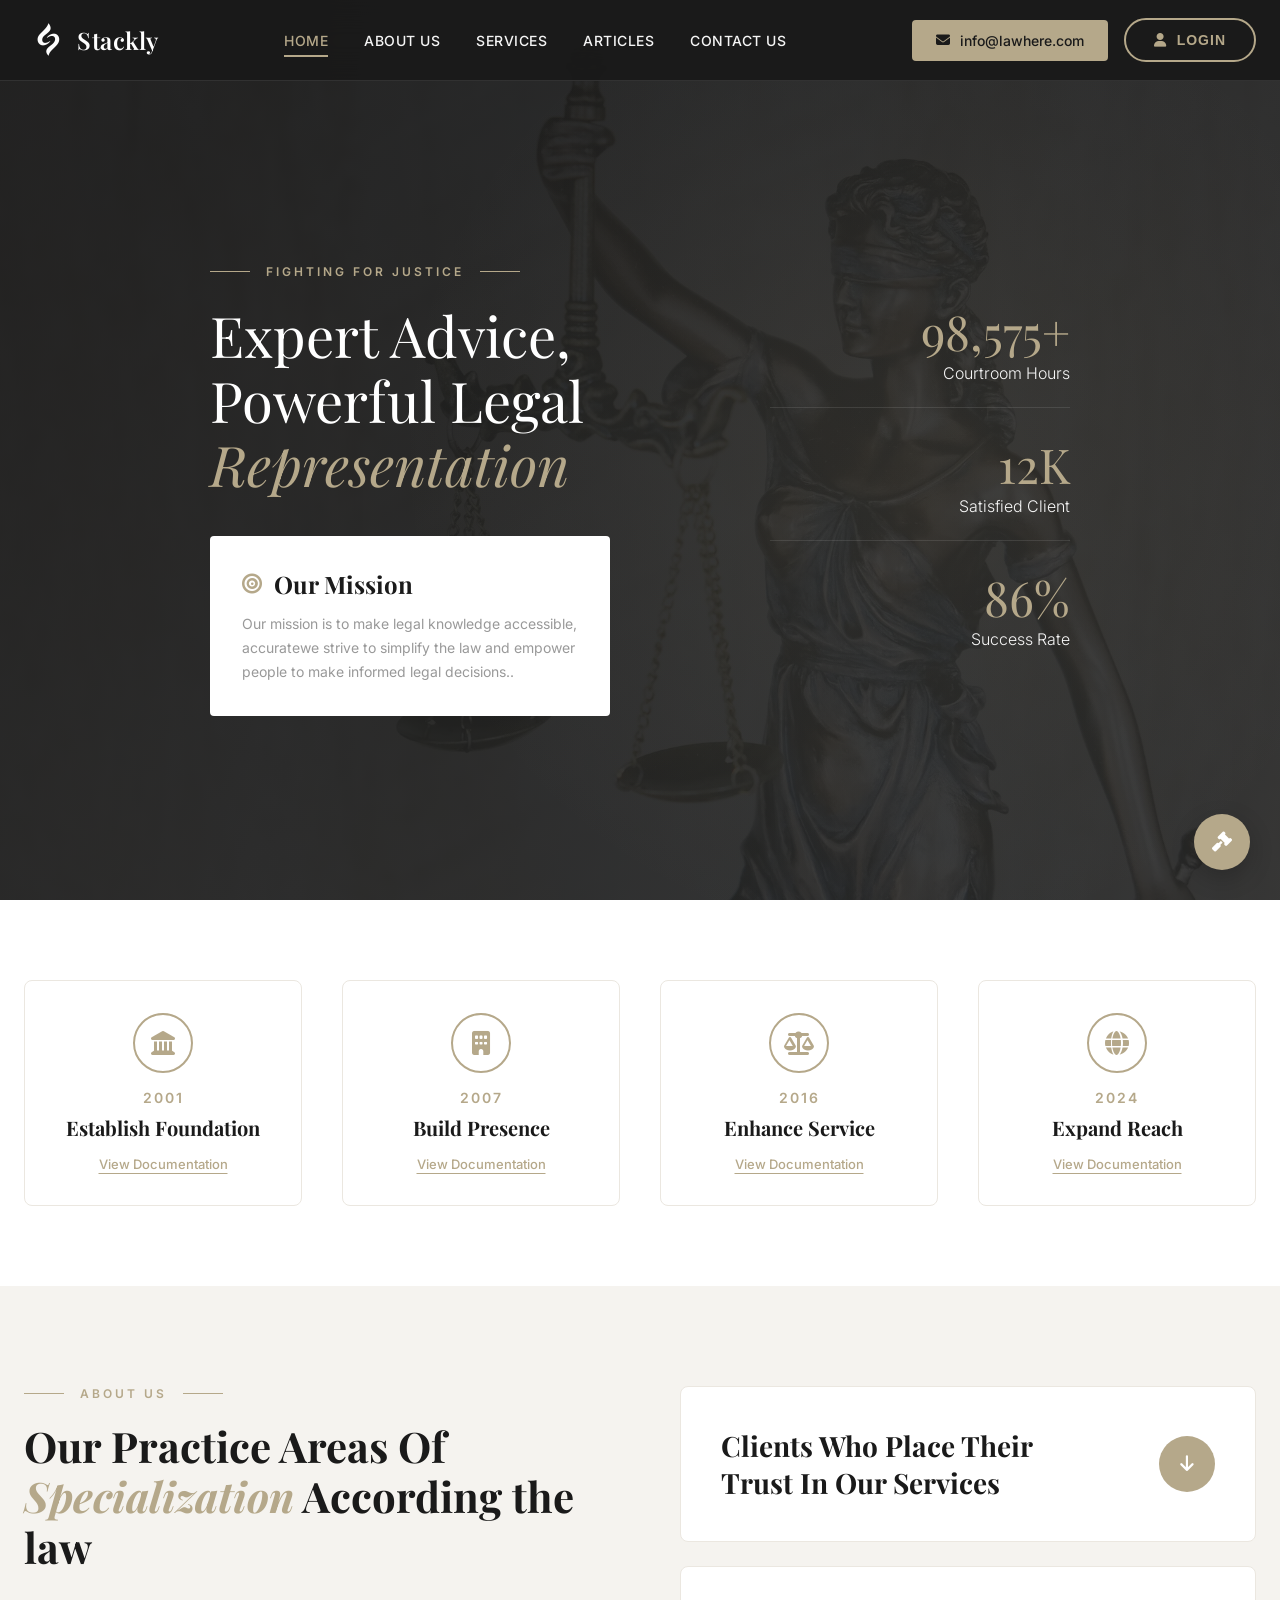
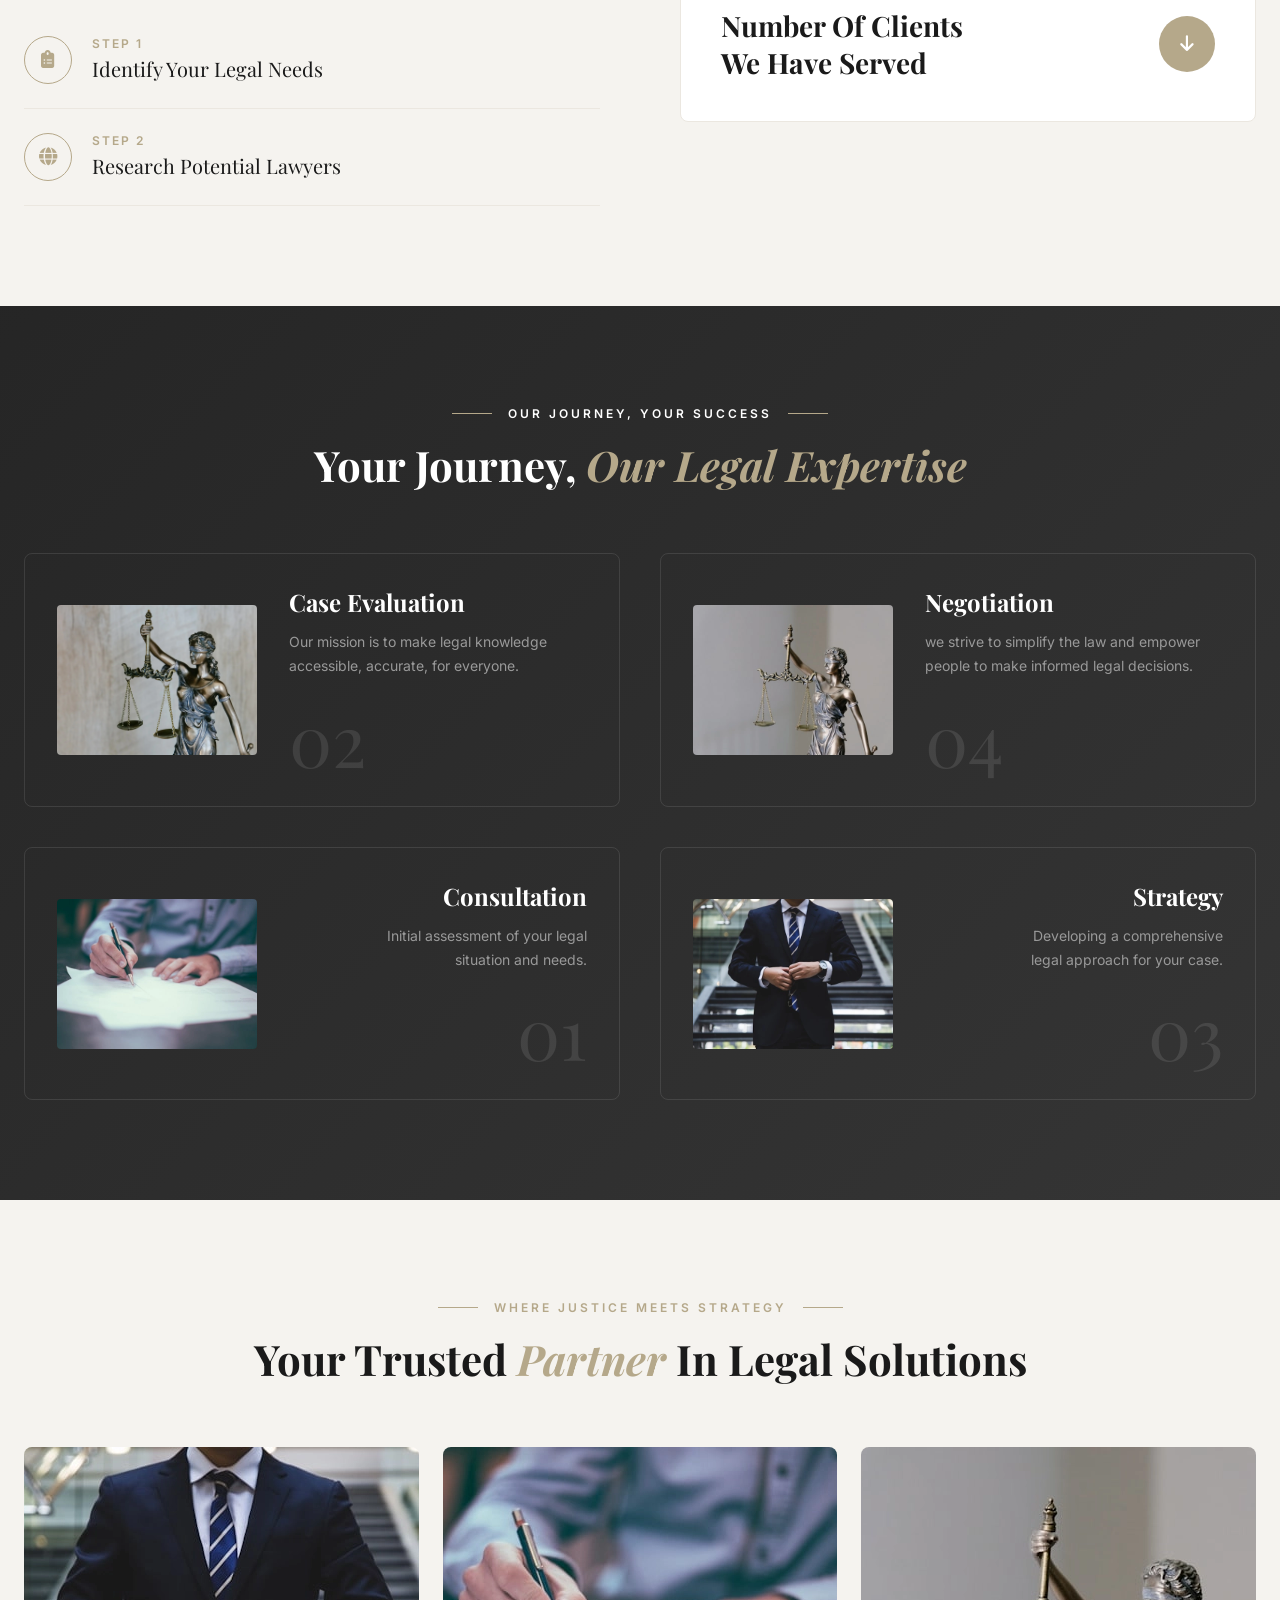
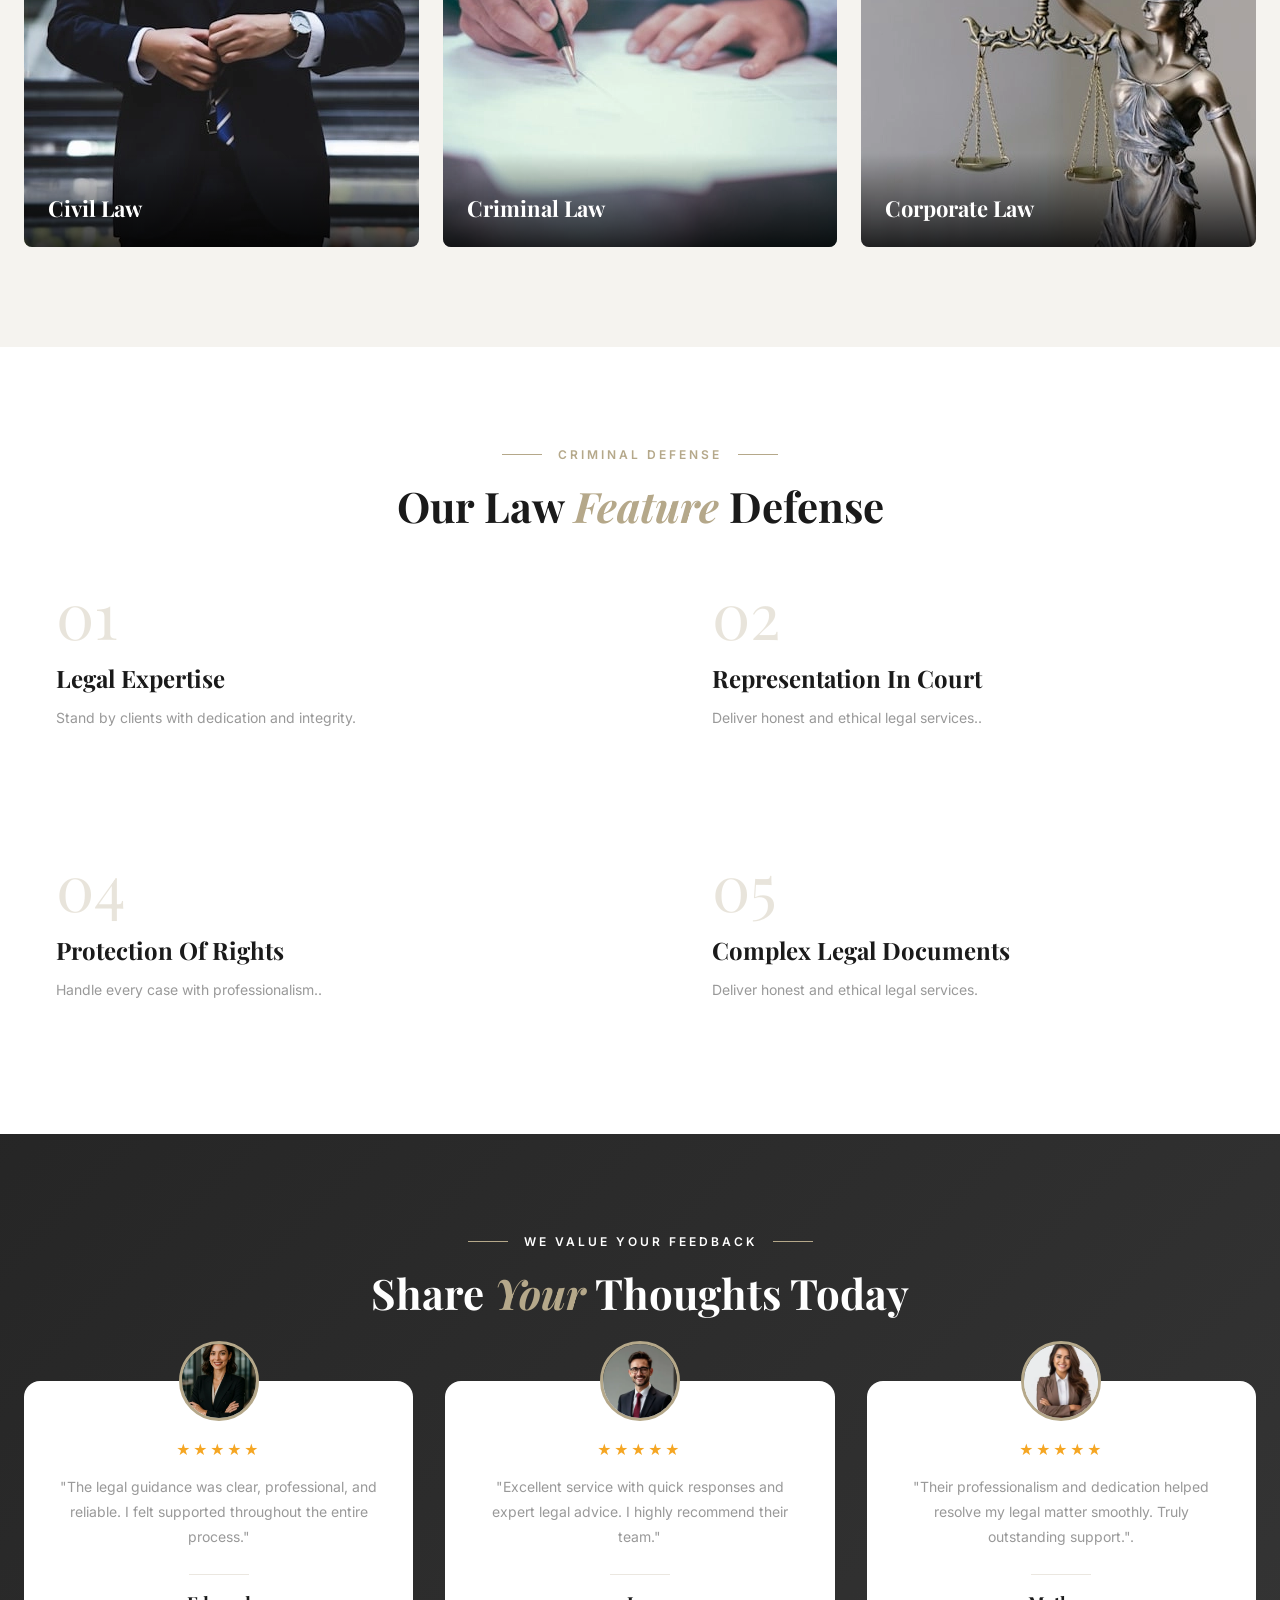
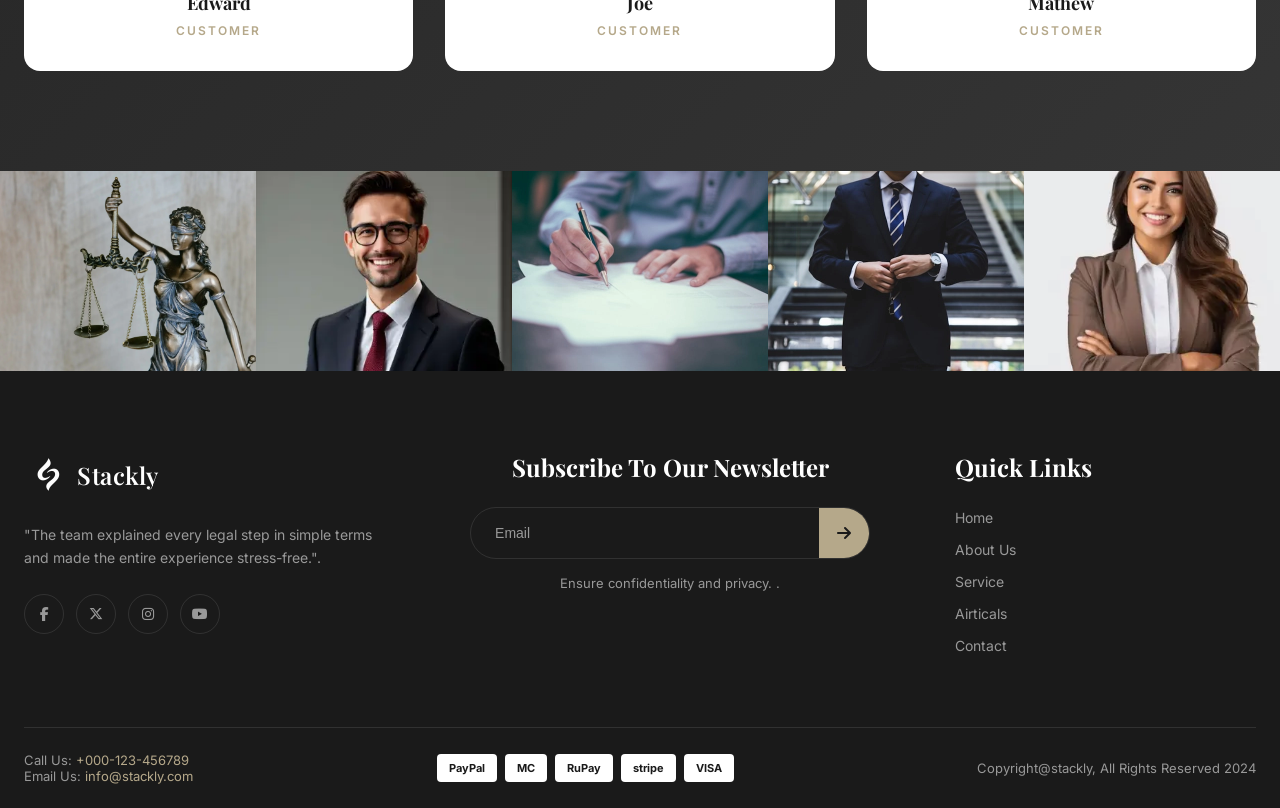
<file: index.html>
<!DOCTYPE html>
<html lang="en">
<head>
    <meta charset="UTF-8">
    <meta name="viewport" content="width=device-width, initial-scale=1.0">
    <title>Lawhere - Expert Legal Representation</title>
    <link href="https://fonts.googleapis.com/css2?family=Playfair+Display:ital,wght@0,400;0,500;0,600;0,700;1,400&family=Inter:wght@300;400;500;600;700&display=swap" rel="stylesheet">
    <link rel="stylesheet" href="https://cdnjs.cloudflare.com/ajax/libs/font-awesome/6.5.1/css/all.min.css">
    <style>
        :root {
            --gold: #b5a88a;
            --gold-dark: #9a8e72;
            --gold-light: #d4c9b0;
            --dark: #1a1a1a;
            --dark-light: #2a2a2a;
            --dark-lighter: #3a3a3a;
            --text-light: #f5f5f5;
            --text-muted: #999;
            --white: #ffffff;
            --cream: #f5f3ef;
            --cream-dark: #ebe7e0;
            --border: rgba(255,255,255,0.1);
            --transition: all 0.4s cubic-bezier(0.4, 0, 0.2, 1);
        }
        * { margin: 0; padding: 0; box-sizing: border-box; }
        html { scroll-behavior: smooth; }
        body { font-family: 'Inter', sans-serif; color: var(--dark); overflow-x: hidden; background: var(--white); }
        h1, h2, h3, h4, h5, h6 { font-family: 'Playfair Display', serif; }
        a { text-decoration: none; color: inherit; }
        img { max-width: 100%; height: auto; display: block; }
        .container { max-width: 1280px; margin: 0 auto; padding: 0 24px; }

        /* ===== HEADER ===== */
        .header { position: fixed; top: 0; left: 0; right: 0; z-index: 1000; background: rgba(26,26,26,0.95); backdrop-filter: blur(20px); border-bottom: 1px solid var(--border); transition: var(--transition); }
        .header-inner { display: flex; align-items: center; justify-content: space-between; height: 80px; }

        /* Logo - User's own image */
        .logo { display: flex; align-items: center; gap: 12px; transition: var(--transition); cursor: pointer; }
        .logo:hover { opacity: 0.85; transform: scale(1.02); }
        .logo-img { width: 48px; height: 48px; object-fit: contain; border-radius: 4px; }
        .logo-text { font-family: 'Playfair Display', serif; font-size: 24px; color: var(--white); font-weight: 500; letter-spacing: 0.5px; }

        /* Simple Navigation - NO DROPDOWNS */
        .nav-desktop { display: flex; align-items: center; gap: 36px; }
        .nav-link { color: var(--text-light); font-size: 14px; font-weight: 500; letter-spacing: 0.5px; text-transform: uppercase; position: relative; padding: 8px 0; transition: var(--transition); cursor: pointer; }
        .nav-link:hover { color: var(--gold); }
        .nav-link::after { content: ''; position: absolute; bottom: 0; left: 0; width: 0; height: 2px; background: var(--gold); transition: var(--transition); }
        .nav-link:hover::after { width: 100%; }
        .nav-link.active { color: var(--gold); }
        .nav-link.active::after { width: 100%; }

        /* Premium Login Button */
        .btn-login {
            display: inline-flex;
            align-items: center;
            gap: 10px;
            background: transparent;
            color: var(--gold);
            padding: 12px 28px;
            border-radius: 50px;
            font-size: 14px;
            font-weight: 600;
            letter-spacing: 1px;
            text-transform: uppercase;
            border: 2px solid var(--gold);
            cursor: pointer;
            transition: var(--transition);
            position: relative;
            overflow: hidden;
        }
        .btn-login::before {
            content: '';
            position: absolute;
            top: 0; left: -100%;
            width: 100%; height: 100%;
            background: var(--gold);
            transition: var(--transition);
            z-index: 0;
        }
        .btn-login:hover::before { left: 0; }
        .btn-login:hover { color: var(--dark); border-color: var(--gold); }
        .btn-login span, .btn-login i { position: relative; z-index: 1; transition: var(--transition); }
        .btn-login:hover i { transform: translateX(3px); }
        .btn-login:active { transform: scale(0.96); }

        .header-email { display: flex; align-items: center; gap: 10px; background: var(--gold); padding: 12px 24px; border-radius: 4px; color: var(--dark); font-size: 14px; font-weight: 500; transition: var(--transition); cursor: pointer; }
        .header-email:hover { background: var(--gold-dark); transform: translateY(-2px); }
        .mobile-toggle { display: none; flex-direction: column; gap: 5px; cursor: pointer; padding: 8px; }
        .mobile-toggle span { display: block; width: 24px; height: 2px; background: var(--white); transition: var(--transition); }

        /* ===== HERO ===== */
        .hero { min-height: 100vh; background: linear-gradient(135deg, rgba(26,26,26,0.95) 0%, rgba(42,42,42,0.9) 100%), url('law.webp') center/cover no-repeat; display: flex; align-items: center; padding-top: 80px; position: relative; overflow: hidden; }
        .hero::before { content: ''; position: absolute; top: 0; left: 0; right: 0; bottom: 0; background: radial-gradient(circle at 70% 50%, rgba(181,168,138,0.08) 0%, transparent 50%); }
        .hero-grid { display: grid; grid-template-columns: 1fr 1fr; gap: 60px; align-items: center; position: relative; z-index: 2; }
        .hero-label { display: flex; align-items: center; gap: 16px; margin-bottom: 24px; }
        .hero-label-line { width: 40px; height: 1px; background: var(--gold); }
        .hero-label-text { color: var(--gold); font-size: 12px; font-weight: 600; letter-spacing: 3px; text-transform: uppercase; }
        .hero-title { font-size: 56px; line-height: 1.15; color: var(--white); font-weight: 400; margin-bottom: 40px; }
        .hero-title span { color: var(--gold); font-style: italic; }
        .hero-mission { background: var(--white); padding: 32px; border-radius: 4px; max-width: 400px; }
        .hero-mission-title { font-size: 24px; color: var(--dark); margin-bottom: 12px; display: flex; align-items: center; gap: 12px; }
        .hero-mission-title i { color: var(--gold); font-size: 20px; }
        .hero-mission-text { color: var(--text-muted); font-size: 14px; line-height: 1.7; }
        .hero-right { display: flex; flex-direction: column; align-items: flex-end; gap: 32px; }
        .hero-stat { text-align: right; padding-bottom: 24px; border-bottom: 1px solid var(--border); width: 100%; max-width: 300px; }
        .hero-stat:last-child { border-bottom: none; }
        .hero-stat-number { font-family: 'Playfair Display', serif; font-size: 48px; color: var(--gold); font-weight: 400; line-height: 1; }
        .hero-stat-label { color: var(--text-light); font-size: 16px; margin-top: 8px; font-weight: 300; }

        /* ===== TIMELINE ===== */
        .timeline { padding: 80px 0; background: var(--white); }
        .timeline-grid { display: grid; grid-template-columns: repeat(4, 1fr); gap: 40px; }
        .timeline-item { text-align: center; padding: 32px 20px; border: 1px solid var(--cream-dark); border-radius: 8px; transition: var(--transition); cursor: pointer; }
        .timeline-item:hover { border-color: var(--gold); transform: translateY(-4px); box-shadow: 0 20px 40px rgba(0,0,0,0.08); }
        .timeline-icon { width: 60px; height: 60px; margin: 0 auto 16px; border: 2px solid var(--gold); border-radius: 50%; display: flex; align-items: center; justify-content: center; font-size: 24px; color: var(--gold); }
        .timeline-year { font-size: 14px; color: var(--gold); font-weight: 600; margin-bottom: 8px; letter-spacing: 2px; }
        .timeline-title { font-family: 'Playfair Display', serif; font-size: 20px; color: var(--dark); margin-bottom: 12px; }
        .timeline-link { color: var(--gold); font-size: 13px; font-weight: 500; text-decoration: underline; text-underline-offset: 4px; transition: var(--transition); }
        .timeline-link:hover { color: var(--gold-dark); }

        /* ===== PRACTICE ===== */
        .practice { padding: 100px 0; background: var(--cream); }
        .practice-grid { display: grid; grid-template-columns: 1fr 1fr; gap: 80px; align-items: start; }
        .practice-left .section-label { margin-bottom: 20px; }
        .practice-title { font-size: 42px; line-height: 1.2; color: var(--dark); margin-bottom: 40px; }
        .practice-title span { color: var(--gold); font-style: italic; }
        .practice-step { display: flex; align-items: flex-start; gap: 20px; padding: 24px 0; border-bottom: 1px solid var(--cream-dark); cursor: pointer; transition: var(--transition); }
        .practice-step:hover { padding-left: 12px; }
        .practice-step-icon { width: 48px; height: 48px; border: 1px solid var(--gold); border-radius: 50%; display: flex; align-items: center; justify-content: center; color: var(--gold); font-size: 18px; flex-shrink: 0; }
        .practice-step-num { font-size: 12px; color: var(--gold); font-weight: 600; letter-spacing: 2px; margin-bottom: 4px; }
        .practice-step-text { font-family: 'Playfair Display', serif; font-size: 20px; color: var(--dark); }
        .practice-card { background: var(--white); border: 1px solid var(--cream-dark); border-radius: 8px; padding: 40px; display: flex; align-items: center; justify-content: space-between; margin-bottom: 24px; transition: var(--transition); cursor: pointer; }
        .practice-card:hover { border-color: var(--gold); box-shadow: 0 10px 30px rgba(0,0,0,0.06); }
        .practice-card-title { font-family: 'Playfair Display', serif; font-size: 28px; color: var(--dark); }
        .practice-card-btn { width: 56px; height: 56px; background: var(--gold); border-radius: 50%; display: flex; align-items: center; justify-content: center; color: var(--white); font-size: 18px; transition: var(--transition); flex-shrink: 0; cursor: pointer; }
        .practice-card-btn:hover { background: var(--gold-dark); transform: rotate(45deg); }

        /* ===== JOURNEY ===== */
        .journey { padding: 100px 0; background: linear-gradient(135deg, rgba(26,26,26,0.95) 0%, rgba(42,42,42,0.95) 100%), url('https://images.unsplash.com/photo-1589994965851-a8f479c573a9?w=1920&q=80') center/cover no-repeat; position: relative; }
        .journey .section-label-text, .journey .section-title { color: var(--white); }
        .journey .section-title span { color: var(--gold); font-style: italic; }
        .journey-grid { display: grid; grid-template-columns: repeat(2, 1fr); gap: 40px; margin-top: 60px; }
        .journey-item { display: grid; grid-template-columns: 200px 1fr; gap: 32px; align-items: center; padding: 32px; border: 1px solid var(--border); border-radius: 8px; transition: var(--transition); cursor: pointer; }
        .journey-item:hover { border-color: var(--gold); background: rgba(181,168,138,0.05); }
        .journey-img { width: 200px; height: 150px; object-fit: cover; border-radius: 4px; }
        .journey-content { position: relative; }
        .journey-title { font-family: 'Playfair Display', serif; font-size: 24px; color: var(--white); margin-bottom: 12px; }
        .journey-text { color: var(--text-muted); font-size: 14px; line-height: 1.7; margin-bottom: 24px; }
        .journey-number { font-family: 'Playfair Display', serif; font-size: 72px; color: rgba(255,255,255,0.1); font-weight: 400; line-height: 1; }
        .journey-item:nth-child(3), .journey-item:nth-child(4) { grid-template-columns: 1fr 200px; }
        .journey-item:nth-child(3) .journey-content, .journey-item:nth-child(4) .journey-content { order: 2; text-align: right; }
        .journey-item:nth-child(3) .journey-img, .journey-item:nth-child(4) .journey-img { order: 1; }

        /* ===== TRUSTED ===== */
        .trusted { padding: 100px 0; background: var(--cream); }
        .trusted-grid { display: grid; grid-template-columns: repeat(3, 1fr); gap: 24px; margin-top: 60px; }
        .trusted-card { position: relative; overflow: hidden; border-radius: 8px; cursor: pointer; }
        .trusted-card img { width: 100%; height: 400px; object-fit: cover; transition: var(--transition); }
        .trusted-card:hover img { transform: scale(1.05); }
        .trusted-overlay { position: absolute; bottom: 0; left: 0; right: 0; padding: 40px 24px 24px; background: linear-gradient(to top, rgba(0,0,0,0.8) 0%, transparent 100%); transition: var(--transition); }
        .trusted-card:hover .trusted-overlay { padding-bottom: 40px; }
        .trusted-card-title { font-family: 'Playfair Display', serif; font-size: 22px; color: var(--white); }

        /* ===== FEATURES ===== */
        .features { padding: 100px 0; background: var(--white); position: relative; overflow: hidden; }
        .features-grid { display: grid; grid-template-columns: repeat(2, 1fr); gap: 60px 80px; position: relative; z-index: 2; }
        .feature-item { padding: 32px; transition: var(--transition); cursor: pointer; }
        .feature-item:hover { background: var(--cream); border-radius: 8px; }
        .feature-num { font-family: 'Playfair Display', serif; font-size: 64px; color: var(--gold); opacity: 0.3; line-height: 1; margin-bottom: 16px; }
        .feature-title { font-family: 'Playfair Display', serif; font-size: 24px; color: var(--dark); margin-bottom: 12px; }
        .feature-text { color: var(--text-muted); font-size: 14px; line-height: 1.7; }

        /* ===== TESTIMONIALS ===== */
        .testimonials { padding: 100px 0; background: linear-gradient(135deg, rgba(26,26,26,0.95) 0%, rgba(42,42,42,0.95) 100%), url('https://images.unsplash.com/photo-1450101499163-c8848c66ca85?w=1920&q=80') center/cover no-repeat; }
        .testimonials .section-label-text, .testimonials .section-title { color: var(--white); }
        .testimonials .section-title span { color: var(--gold); font-style: italic; }
        .testimonials-grid { display: grid; grid-template-columns: repeat(3, 1fr); gap: 32px; margin-top: 60px; }
        .testimonial-card { background: var(--white); border-radius: 16px; padding: 60px 32px 32px; text-align: center; position: relative; transition: var(--transition); cursor: pointer; }
        .testimonial-card:hover { transform: translateY(-8px); box-shadow: 0 20px 40px rgba(0,0,0,0.2); }
        .testimonial-avatar { width: 80px; height: 80px; border-radius: 50%; border: 3px solid var(--gold); position: absolute; top: -40px; left: 50%; transform: translateX(-50%); object-fit: cover; }
        .testimonial-stars { color: #f5a623; font-size: 14px; margin-bottom: 16px; letter-spacing: 2px; }
        .testimonial-text { color: var(--text-muted); font-size: 14px; line-height: 1.8; margin-bottom: 24px; }
        .testimonial-divider { width: 60px; height: 1px; background: var(--cream-dark); margin: 0 auto 16px; }
        .testimonial-name { font-family: 'Playfair Display', serif; font-size: 18px; color: var(--dark); margin-bottom: 4px; }
        .testimonial-role { font-size: 12px; color: var(--gold); font-weight: 600; letter-spacing: 2px; text-transform: uppercase; }

        /* ===== CONTACT ===== */
        .contact { padding: 100px 0; background: var(--white); }
        .contact-grid { display: grid; grid-template-columns: 1fr 1fr; gap: 80px; }
        .contact-form-title { font-family: 'Playfair Display', serif; font-size: 42px; color: var(--dark); margin-bottom: 16px; }
        .contact-form-title span { color: var(--gold); font-style: italic; }
        .contact-form-text { color: var(--text-muted); font-size: 14px; line-height: 1.7; margin-bottom: 40px; }
        .form-row { display: grid; grid-template-columns: 1fr 1fr; gap: 24px; margin-bottom: 24px; }
        .form-group { margin-bottom: 24px; }
        .form-group.full { grid-column: 1 / -1; }
        .form-label { display: block; font-size: 12px; font-weight: 600; letter-spacing: 1px; text-transform: uppercase; color: var(--dark); margin-bottom: 8px; }
        .form-input, .form-select, .form-textarea { width: 100%; padding: 14px 0; border: none; border-bottom: 1px solid var(--cream-dark); background: transparent; font-family: 'Inter', sans-serif; font-size: 14px; color: var(--dark); outline: none; transition: var(--transition); }
        .form-input:focus, .form-select:focus, .form-textarea:focus { border-bottom-color: var(--gold); }
        .form-select { appearance: none; background-image: url("data:image/svg+xml,%3Csvg xmlns='http://www.w3.org/2000/svg' width='12' height='12' viewBox='0 0 12 12'%3E%3Cpath fill='%23333' d='M6 8L1 3h10z'/%3E%3C/svg%3E"); background-repeat: no-repeat; background-position: right center; cursor: pointer; }
        .form-textarea { resize: vertical; min-height: 80px; }
        .btn-submit { display: inline-flex; align-items: center; gap: 12px; background: var(--dark); color: var(--white); padding: 16px 40px; border-radius: 50px; font-size: 14px; font-weight: 600; letter-spacing: 1px; text-transform: uppercase; border: none; cursor: pointer; transition: var(--transition); }
        .btn-submit:hover { background: var(--gold); color: var(--dark); transform: translateY(-2px); }
        .contact-info-title { font-family: 'Playfair Display', serif; font-size: 42px; color: var(--dark); margin-bottom: 24px; }
        .contact-info-text { color: var(--text-muted); font-size: 14px; line-height: 1.7; margin-bottom: 40px; }
        .contact-info-grid { display: grid; grid-template-columns: 1fr 1fr; gap: 32px; }
        .contact-info-item { display: flex; align-items: flex-start; gap: 16px; }
        .contact-info-icon { width: 48px; height: 48px; border: 1px solid var(--cream-dark); border-radius: 50%; display: flex; align-items: center; justify-content: center; color: var(--gold); font-size: 18px; flex-shrink: 0; }
        .contact-info-label { font-size: 16px; font-weight: 600; color: var(--dark); margin-bottom: 8px; }
        .contact-info-value { color: var(--text-muted); font-size: 14px; line-height: 1.7; }

        /* ===== GALLERY STRIP ===== */
        .gallery-strip { display: grid; grid-template-columns: repeat(5, 1fr); gap: 0; }
        .gallery-strip img { width: 100%; height: 200px; object-fit: cover; transition: var(--transition); }
        .gallery-strip img:hover { opacity: 0.8; }

        /* ===== FOOTER ===== */
        .footer { background: var(--dark); padding: 80px 0 0; }
        .footer-grid { display: grid; grid-template-columns: 1.2fr 1.5fr 1fr; gap: 60px; padding-bottom: 60px; border-bottom: 1px solid var(--border); }
        .footer-brand .logo { margin-bottom: 24px; }
        .footer-brand-text { color: var(--text-muted); font-size: 14px; line-height: 1.7; margin-bottom: 24px; }
        .footer-social { display: flex; gap: 12px; }
        .footer-social-link { width: 40px; height: 40px; border: 1px solid var(--border); border-radius: 50%; display: flex; align-items: center; justify-content: center; color: var(--text-muted); font-size: 14px; transition: var(--transition); cursor: pointer; }
        .footer-social-link:hover { background: var(--gold); border-color: var(--gold); color: var(--dark); }
        .footer-newsletter-title { font-family: 'Playfair Display', serif; font-size: 24px; color: var(--white); margin-bottom: 24px; text-align: center; }
        .footer-newsletter-form { display: flex; max-width: 400px; margin: 0 auto 16px; border: 1px solid var(--border); border-radius: 50px; overflow: hidden; }
        .footer-newsletter-input { flex: 1; padding: 16px 24px; background: transparent; border: none; color: var(--white); font-size: 14px; outline: none; }
        .footer-newsletter-input::placeholder { color: var(--text-muted); }
        .footer-newsletter-btn { width: 50px; height: 50px; background: var(--gold); border: none; color: var(--dark); font-size: 16px; cursor: pointer; transition: var(--transition); display: flex; align-items: center; justify-content: center; }
        .footer-newsletter-btn:hover { background: var(--gold-dark); }
        .footer-newsletter-text { text-align: center; color: var(--text-muted); font-size: 13px; }
        .footer-links-title { font-family: 'Playfair Display', serif; font-size: 24px; color: var(--white); margin-bottom: 24px; }
        .footer-links-list { list-style: none; }
        .footer-links-list li { margin-bottom: 12px; }
        .footer-links-list a { color: var(--text-muted); font-size: 14px; transition: var(--transition); cursor: pointer; }
        .footer-links-list a:hover { color: var(--gold); padding-left: 8px; }
        .footer-bottom { display: flex; align-items: center; justify-content: space-between; padding: 24px 0; }
        .footer-bottom-left { color: var(--text-muted); font-size: 13px; }
        .footer-bottom-left a { color: var(--gold); transition: var(--transition); }
        .footer-bottom-left a:hover { color: var(--white); }
        .footer-payments { display: flex; gap: 8px; }
        .footer-payment-icon { height: 28px; background: var(--white); border-radius: 4px; padding: 4px 12px; display: flex; align-items: center; font-size: 11px; font-weight: 700; color: var(--dark); }
        .footer-copyright { color: var(--text-muted); font-size: 13px; }

        /* ===== SECTION LABEL ===== */
        .section-label { display: flex; align-items: center; justify-content: center; gap: 16px; margin-bottom: 16px; }
        .section-label-line { width: 40px; height: 1px; background: var(--gold); }
        .section-label-text { color: var(--gold); font-size: 12px; font-weight: 600; letter-spacing: 3px; text-transform: uppercase; }
        .section-title { font-family: 'Playfair Display', serif; font-size: 42px; text-align: center; color: var(--dark); margin-bottom: 16px; }
        .section-title span { color: var(--gold); font-style: italic; }

        /* ===== FLOATING BUTTON ===== */
        .float-btn { position: fixed; bottom: 30px; right: 30px; width: 56px; height: 56px; background: var(--gold); border-radius: 50%; display: flex; align-items: center; justify-content: center; color: var(--white); font-size: 20px; box-shadow: 0 8px 24px rgba(0,0,0,0.2); z-index: 999; transition: var(--transition); cursor: pointer; border: none; }
        .float-btn:hover { background: var(--gold-dark); transform: translateY(-4px); }

        /* ===== MOBILE MENU ===== */
        .mobile-menu { position: fixed; top: 0; right: -100%; width: 100%; max-width: 400px; height: 100vh; background: var(--dark); z-index: 1001; padding: 100px 40px 40px; transition: var(--transition); overflow-y: auto; }
        .mobile-menu.active { right: 0; }
        .mobile-menu-close { position: absolute; top: 24px; right: 24px; width: 40px; height: 40px; border: 1px solid var(--border); border-radius: 50%; display: flex; align-items: center; justify-content: center; color: var(--white); font-size: 18px; cursor: pointer; transition: var(--transition); }
        .mobile-menu-close:hover { background: var(--gold); border-color: var(--gold); color: var(--dark); }
        .mobile-nav-link { display: block; padding: 16px 0; color: var(--white); font-size: 18px; font-weight: 500; border-bottom: 1px solid var(--border); transition: var(--transition); cursor: pointer; }
        .mobile-nav-link:hover { color: var(--gold); padding-left: 12px; }
        .mobile-overlay { position: fixed; top: 0; left: 0; right: 0; bottom: 0; background: rgba(0,0,0,0.6); z-index: 1000; opacity: 0; visibility: hidden; transition: var(--transition); }
        .mobile-overlay.active { opacity: 1; visibility: visible; }

        /* ===== ALERT ===== */
        .alert-overlay { position: fixed; top: 0; left: 0; right: 0; bottom: 0; background: rgba(0,0,0,0.5); z-index: 2000; display: flex; align-items: center; justify-content: center; opacity: 0; visibility: hidden; transition: var(--transition); }
        .alert-overlay.active { opacity: 1; visibility: visible; }
        .alert-box { background: var(--white); padding: 40px; border-radius: 16px; text-align: center; max-width: 400px; width: 90%; transform: scale(0.9); transition: var(--transition); box-shadow: 0 20px 60px rgba(0,0,0,0.2); }
        .alert-overlay.active .alert-box { transform: scale(1); }
        .alert-icon { width: 60px; height: 60px; background: var(--gold); border-radius: 50%; display: flex; align-items: center; justify-content: center; margin: 0 auto 20px; color: var(--white); font-size: 24px; }
        .alert-title { font-family: 'Playfair Display', serif; font-size: 24px; color: var(--dark); margin-bottom: 12px; }
        .alert-text { color: var(--text-muted); font-size: 14px; line-height: 1.6; margin-bottom: 24px; }
        .alert-btn { background: var(--dark); color: var(--white); padding: 12px 32px; border-radius: 50px; font-size: 14px; font-weight: 600; border: none; cursor: pointer; transition: var(--transition); }
        .alert-btn:hover { background: var(--gold); color: var(--dark); }

        /* ===== ANIMATIONS ===== */
        .fade-in { opacity: 0; transform: translateY(30px); transition: opacity 0.8s ease, transform 0.8s ease; }
        .fade-in.visible { opacity: 1; transform: translateY(0); }

        /* ===== RESPONSIVE ===== */
        @media (max-width: 1024px) {
            .hero-title { font-size: 44px; }
            .hero-grid { gap: 40px; }
            .practice-grid { gap: 40px; }
            .contact-grid { gap: 40px; }
            .footer-grid { grid-template-columns: 1fr 1fr; gap: 40px; }
        }
        @media (max-width: 768px) {
            .nav-desktop, .header-email { display: none; }
            .mobile-toggle { display: flex; }
            .hero { min-height: auto; padding: 120px 0 60px; }
            .hero-grid { grid-template-columns: 1fr; text-align: center; }
            .hero-title { font-size: 36px; }
            .hero-mission { margin: 0 auto; }
            .hero-right { align-items: center; }
            .hero-stat { text-align: center; }
            .hero-image { display: none; }
            .timeline-grid { grid-template-columns: repeat(2, 1fr); }
            .practice-grid { grid-template-columns: 1fr; }
            .practice-card { flex-direction: column; gap: 20px; text-align: center; }
            .journey-grid { grid-template-columns: 1fr; }
            .journey-item { grid-template-columns: 1fr !important; text-align: center; }
            .journey-item:nth-child(3) .journey-content, .journey-item:nth-child(4) .journey-content { order: 1; text-align: center; }
            .journey-item:nth-child(3) .journey-img, .journey-item:nth-child(4) .journey-img { order: 2; }
            .journey-img { width: 100% !important; height: 200px; }
            .trusted-grid { grid-template-columns: 1fr; }
            .features-grid { grid-template-columns: 1fr; }
            .testimonials-grid { grid-template-columns: 1fr; }
            .testimonial-card { margin-top: 50px; }
            .contact-grid { grid-template-columns: 1fr; }
            .form-row { grid-template-columns: 1fr; }
            .contact-info-grid { grid-template-columns: 1fr; }
            .gallery-strip { grid-template-columns: repeat(3, 1fr); }
            .gallery-strip img { height: 120px; }
            .footer-grid { grid-template-columns: 1fr; text-align: center; }
            .footer-social { justify-content: center; }
            .footer-bottom { flex-direction: column; gap: 16px; text-align: center; }
            .footer-payments { flex-wrap: wrap; justify-content: center; }
            .section-title { font-size: 32px; }
        }
        @media (max-width: 480px) {
            .hero-title { font-size: 28px; }
            .timeline-grid { grid-template-columns: 1fr; }
            .gallery-strip { grid-template-columns: repeat(2, 1fr); }
            .section-title { font-size: 26px; }
            .practice-title { font-size: 28px; }
            .contact-form-title { font-size: 28px; }
            .contact-info-title { font-size: 28px; }
        }
        .logo{
    display:flex;
    align-items:center;
    gap:5px;
}

.logo-img{
    width:48px;
    height:48px;
    object-fit:contain;
}

.logo-text{
    font-family:'Playfair Display', serif;
    font-size:24px;
    font-weight:600;
    color:#fff;
    margin:0;
}
    </style>
<!-- <base target="_blank"> -->
</head>
<body>

    <!-- Header -->
    <header class="header">
        <div class="container">
            <div class="header-inner">
                <!-- Logo - User's own image, clickable to Home -->
              <a href="index.html" class="logo">
    <img src="logo.webp" alt="Starkly Logo" class="logo-img">
    <span class="logo-text">Stackly</span>
</a>
                <!-- Simple Navigation - NO DROPDOWNS -->
                <nav class="nav-desktop">
                    <a href="index.html" class="nav-link active">Home</a>
                    <a href="about.html" class="nav-link">About Us</a>
                    <a href="service.html" class="nav-link">Services</a>
                    <a href="airt.html" class="nav-link">Articles</a>
                    <a href="contact.html" class="nav-link">Contact Us</a>
                </nav>

                <!-- Premium Login Button -->
                <div style="display:flex; align-items:center; gap:16px;">
                    <a class="header-email" onclick="goTo404()">
                        <i class="fas fa-envelope"></i>
                        <span>info@lawhere.com</span>
                    </a>
               <a href="login.html">   <button class="btn-login" onclick="goTologin()">
                        <i class="fas fa-user"></i>
                        <span>Login</span>
                    </button></a>  
                </div>

                <div class="mobile-toggle" onclick="toggleMobileMenu()">
                    <span></span>
                    <span></span>
                    <span></span>
                </div>
            </div>
        </div>
    </header>

    <!-- Mobile Menu -->
    <div class="mobile-overlay" onclick="toggleMobileMenu()"></div>
    <div class="mobile-menu" id="mobileMenu">
        <div class="mobile-menu-close" onclick="toggleMobileMenu()">
            <i class="fas fa-times"></i>
        </div>
        <a href="index.html" class="mobile-nav-link" onclick="toggleMobileMenu()">Home</a>
        <a href="about.html" class="mobile-nav-link" onclick="toggleMobileMenu()">About Us</a>
        <a href="service.html" class="mobile-nav-link" onclick="toggleMobileMenu()">Services</a>
        <a href="airt.html" class="mobile-nav-link" onclick="toggleMobileMenu()">Articles</a>
        <a href="contact.html" class="mobile-nav-link" onclick="toggleMobileMenu()">Contact Us</a>
        <div style="padding: 24px 0; border-top: 1px solid var(--border); margin-top: 16px;">
         <a href="login.html">   <button class="btn-login" style="width:100%; justify-content:center;" onclick="goTo404();toggleMobileMenu()">
                <i class="fas fa-user"></i>
                <span>Login</span>
            </button></a>
        </div>
    </div>

    <!-- Hero -->
    <section class="hero">
        <div class="container">
            <div class="hero-grid">
                <div class="hero-left">
                    <div class="hero-label">
                        <span class="hero-label-line"></span>
                        <span class="hero-label-text">Fighting For Justice</span>
                        <span class="hero-label-line"></span>
                    </div>
                    <h1 class="hero-title">Expert Advice,<br>Powerful Legal<br><span>Representation</span></h1>
                    <div class="hero-mission">
                        <h3 class="hero-mission-title"><i class="fas fa-bullseye"></i> Our Mission</h3>
                        <p class="hero-mission-text">Our mission is to make legal knowledge accessible, accuratewe strive to simplify the law and empower people to make informed legal decisions..</p>
                    </div>
                </div>
                <div class="hero-right">
                    <div class="hero-stat">
                        <div class="hero-stat-number">98,575+</div>
                        <div class="hero-stat-label">Courtroom Hours</div>
                    </div>
                    <div class="hero-stat">
                        <div class="hero-stat-number">12K</div>
                        <div class="hero-stat-label">Satisfied Client</div>
                    </div>
                    <div class="hero-stat">
                        <div class="hero-stat-number">86%</div>
                        <div class="hero-stat-label">Success Rate</div>
                    </div>
                </div>
            </div>
        </div>
    </section>

    <!-- Timeline -->
    <section class="timeline">
        <div class="container">
            <div class="timeline-grid">
                <div class="timeline-item fade-in">
                    <div class="timeline-icon"><i class="fas fa-landmark"></i></div>
                    <div class="timeline-year">2001</div>
                    <h3 class="timeline-title">Establish Foundation</h3>
                    <a class="timeline-link" onclick="goTo404()">View Documentation</a>
                </div>
                <div class="timeline-item fade-in">
                    <div class="timeline-icon"><i class="fas fa-building"></i></div>
                    <div class="timeline-year">2007</div>
                    <h3 class="timeline-title">Build Presence</h3>
                    <a class="timeline-link" onclick="goTo404()">View Documentation</a>
                </div>
                <div class="timeline-item fade-in">
                    <div class="timeline-icon"><i class="fas fa-balance-scale"></i></div>
                    <div class="timeline-year">2016</div>
                    <h3 class="timeline-title">Enhance Service</h3>
                    <a class="timeline-link" onclick="goTo404()">View Documentation</a>
                </div>
                <div class="timeline-item fade-in">
                    <div class="timeline-icon"><i class="fas fa-globe"></i></div>
                    <div class="timeline-year">2024</div>
                    <h3 class="timeline-title">Expand Reach</h3>
                    <a class="timeline-link" onclick="goTo404()">View Documentation</a>
                </div>
            </div>
        </div>
    </section>

    <!-- Practice Areas -->
    <section class="practice">
        <div class="container">
            <div class="practice-grid">
                <div class="practice-left">
                    <div class="section-label" style="justify-content:flex-start;">
                        <span class="section-label-line"></span>
                        <span class="section-label-text">About Us</span>
                        <span class="section-label-line"></span>
                    </div>
                    <h2 class="practice-title">Our Practice Areas Of<br><span>Specialization</span> According the law</h2>
                    <div class="practice-step fade-in">
                        <div class="practice-step-icon"><i class="fas fa-clipboard-list"></i></div>
                        <div>
                            <div class="practice-step-num">STEP 1</div>
                            <div class="practice-step-text">Identify Your Legal Needs</div>
                        </div>
                    </div>
                    <div class="practice-step fade-in">
                        <div class="practice-step-icon"><i class="fas fa-globe"></i></div>
                        <div>
                            <div class="practice-step-num">STEP 2</div>
                            <div class="practice-step-text">Research Potential Lawyers</div>
                        </div>
                    </div>
                </div>
                <div class="practice-right">
                    <div class="practice-card fade-in">
                        <h3 class="practice-card-title">Clients Who Place Their<br>Trust In Our Services</h3>
                        <div class="practice-card-btn" onclick="goTo404()"><i class="fas fa-arrow-down"></i></div>
                    </div>
                    <div class="practice-card fade-in">
                        <h3 class="practice-card-title">Number Of Clients<br>We Have Served</h3>
                        <div class="practice-card-btn" onclick="goTo404()"><i class="fas fa-arrow-down"></i></div>
                    </div>
                </div>
            </div>
        </div>
    </section>

    <!-- Journey -->
    <section class="journey">
        <div class="container">
            <div class="section-label">
                <span class="section-label-line"></span>
                <span class="section-label-text">Our Journey, Your Success</span>
                <span class="section-label-line"></span>
            </div>
            <h2 class="section-title">Your Journey, <span>Our Legal Expertise</span></h2>
            <div class="journey-grid">
                <div class="journey-item fade-in">
                    <img class="journey-img" src="law.webp" alt="Case Evaluation">
                    <div class="journey-content">
                        <h3 class="journey-title">Case Evaluation</h3>
                        <p class="journey-text">Our mission is to make legal knowledge accessible, accurate, for everyone.</p>
                        <div class="journey-number">02</div>
                    </div>
                </div>
                <div class="journey-item fade-in">
                    <img class="journey-img" src="img10.webp" alt="Negotiation">
                    <div class="journey-content">
                        <h3 class="journey-title">Negotiation</h3>
                        <p class="journey-text">we strive to simplify the law and empower people to make informed legal decisions.</p>
                        <div class="journey-number">04</div>
                    </div>
                </div>
                <div class="journey-item fade-in">
                    <div class="journey-content">
                        <h3 class="journey-title">Consultation</h3>
                        <p class="journey-text">Initial assessment of your legal situation and needs.</p>
                        <div class="journey-number">01</div>
                    </div>
                    <img class="journey-img" src="img11.webp" alt="Consultation">
                </div>
                <div class="journey-item fade-in">
                    <div class="journey-content">
                        <h3 class="journey-title">Strategy</h3>
                        <p class="journey-text">Developing a comprehensive legal approach for your case.</p>
                        <div class="journey-number">03</div>
                    </div>
                    <img class="journey-img" src="img12.webp" alt="Strategy">
                </div>
            </div>
        </div>
    </section>

    <!-- Trusted Partner -->
    <section class="trusted">
        <div class="container">
            <div class="section-label">
                <span class="section-label-line"></span>
                <span class="section-label-text">Where Justice Meets Strategy</span>
                <span class="section-label-line"></span>
            </div>
            <h2 class="section-title">Your Trusted <span>Partner</span> In Legal Solutions</h2>
            <div class="trusted-grid">
                <div class="trusted-card fade-in" onclick="goTo404()">
                    <img src="img12.webp" alt="Civil Law">
                    <div class="trusted-overlay">
                        <h3 class="trusted-card-title">Civil Law</h3>
                    </div>
                </div>
                <div class="trusted-card fade-in" onclick="goTo404()">
                    <img src="img11.webp" alt="Criminal Law">
                    <div class="trusted-overlay">
                        <h3 class="trusted-card-title">Criminal Law</h3>
                    </div>
                </div>
                <div class="trusted-card fade-in" onclick="goTo404()">
                    <img src="img10.webp" alt="Corporate Law">
                    <div class="trusted-overlay">
                        <h3 class="trusted-card-title">Corporate Law</h3>
                    </div>
                </div>
            </div>
        </div>
    </section>

    <!-- Features -->
    <section class="features">
        <div class="container">
            <div class="section-label">
                <span class="section-label-line"></span>
                <span class="section-label-text">Criminal Defense</span>
                <span class="section-label-line"></span>
            </div>
            <h2 class="section-title">Our Law <span>Feature</span> Defense</h2>
            <div class="features-grid">
                <div class="feature-item fade-in">
                    <div class="feature-num">01</div>
                    <h3 class="feature-title">Legal Expertise</h3>
                    <p class="feature-text">Stand by clients with dedication and integrity.</p>
                </div>
                <div class="feature-item fade-in">
                    <div class="feature-num">02</div>
                    <h3 class="feature-title">Representation In Court</h3>
                    <p class="feature-text">Deliver honest and ethical legal services..</p>
                </div>
                <div class="feature-item fade-in">
                    <div class="feature-num">04</div>
                    <h3 class="feature-title">Protection Of Rights</h3>
                    <p class="feature-text">Handle every case with professionalism..</p>
                </div>
                <div class="feature-item fade-in">
                    <div class="feature-num">05</div>
                    <h3 class="feature-title">Complex Legal Documents</h3>
                    <p class="feature-text">Deliver honest and ethical legal services.</p>
                </div>
            </div>
        </div>
    </section>

    <!-- Testimonials -->
    <section class="testimonials">
        <div class="container">
            <div class="section-label">
                <span class="section-label-line"></span>
                <span class="section-label-text">We Value Your Feedback</span>
                <span class="section-label-line"></span>
            </div>
            <h2 class="section-title">Share <span>Your</span> Thoughts Today</h2>
            <div class="testimonials-grid">
                <div class="testimonial-card fade-in">
                    <img class="testimonial-avatar" src="sarah2.webp" alt="Edward">
                    <div class="testimonial-stars">&#9733;&#9733;&#9733;&#9733;&#9733;</div>
                    <p class="testimonial-text">"The legal guidance was clear, professional, and reliable. I felt supported throughout the entire process."</p>
                    <div class="testimonial-divider"></div>
                    <h4 class="testimonial-name">Edward</h4>
                    <span class="testimonial-role">Customer</span>
                </div>
                <div class="testimonial-card fade-in">
                    <img class="testimonial-avatar" src="reddy.webp" alt="Joe">
                    <div class="testimonial-stars">&#9733;&#9733;&#9733;&#9733;&#9733;</div>
                    <p class="testimonial-text">"Excellent service with quick responses and expert legal advice. I highly recommend their team."</p>
                    <div class="testimonial-divider"></div>
                    <h4 class="testimonial-name">Joe</h4>
                    <span class="testimonial-role">Customer</span>
                </div>
                <div class="testimonial-card fade-in">
                    <img class="testimonial-avatar" src="asha.webp" alt="Mathew">
                    <div class="testimonial-stars">&#9733;&#9733;&#9733;&#9733;&#9733;</div>
                    <p class="testimonial-text">"Their professionalism and dedication helped resolve my legal matter smoothly. Truly outstanding support.".</p>
                    <div class="testimonial-divider"></div>
                    <h4 class="testimonial-name">Mathew</h4>
                    <span class="testimonial-role">Customer</span>
                </div>
            </div>
        </div>
    </section>

    <!-- Contact -->
    <!-- <section class="contact">
        <div class="container">
            <div class="contact-grid">
                <div class="contact-left">
                    <div class="section-label" style="justify-content:flex-start;margin-bottom:16px;">
                        <span class="section-label-line"></span>
                        <span class="section-label-text">Your Perfect Time Is Just A Click Away</span>
                    </div>
                    <h2 class="contact-form-title">Secure Your <span>Appointment</span> Now</h2>
                    <p class="contact-form-text">"A trustworthy legal platform with accurate information and exceptional client service."</p>
                    <form id="contactForm" onsubmit="handleContactSubmit(event)">
                        <div class="form-row">
                            <div class="form-group">
                                <label class="form-label">Name *</label>
                                <input type="text" class="form-input" id="contactName" required placeholder="Enter your name">
                            </div>
                            <div class="form-group">
                                <label class="form-label">Client Type</label>
                                <select class="form-select" id="clientType">
                                    <option>A New Client</option>
                                    <option>Existing Client</option>
                                    <option>Corporate Client</option>
                                </select>
                            </div>
                        </div>
                        <div class="form-row">
                            <div class="form-group">
                                <label class="form-label">Email *</label>
                                <input type="email" class="form-input" id="contactEmail" required placeholder="Enter your email">
                            </div>
                            <div class="form-group">
                                <label class="form-label">Phone *</label>
                                <input type="tel" class="form-input" id="contactPhone" required placeholder="Enter your phone">
                            </div>
                        </div>
                        <div class="form-group full">
                            <label class="form-label">How Can We Help You? *</label>
                            <textarea class="form-textarea" id="contactMessage" required placeholder="Describe your legal needs..."></textarea>
                        </div>
                        <button type="submit" class="btn-submit">
                            Submit <i class="fas fa-arrow-right"></i>
                        </button>
                    </form>
                </div>
                <div class="contact-right">
                    <div class="section-label" style="justify-content:flex-start;margin-bottom:16px;">
                        <span class="section-label-line"></span>
                        <span class="section-label-text">We're Here To Help - Get In Touch</span>
                    </div>
                    <h2 class="contact-info-title">We're Here For You</h2>
                    <p class="contact-info-text">"The team explained every legal step in simple terms and made the entire experience stress-free."</p>
                    <div class="contact-info-grid">
                        <div class="contact-info-item">
                            <div class="contact-info-icon"><i class="fas fa-globe"></i></div>
                            <div>
                                <div class="contact-info-label">Visit Us On</div>
                                <div class="contact-info-value">Chinna Thirupati Street,<br>Salem, 4508</div>
                            </div>
                        </div>
                        <div class="contact-info-item">
                            <div class="contact-info-icon"><i class="fas fa-phone"></i></div>
                            <div>
                                <div class="contact-info-label">Contact Us</div>
                                <div class="contact-info-value">000 - 123 - 456789<br>000 - 123 - 456789</div>
                            </div>
                        </div>
                        <div class="contact-info-item">
                            <div class="contact-info-icon"><i class="fas fa-calendar-alt"></i></div>
                            <div>
                                <div class="contact-info-label">Working Days</div>
                                <div class="contact-info-value">Mon to Fri 09:00AM to 07:00PM<br>Sat to Sun 11:00AM to 07:00PM</div>
                            </div>
                        </div>
                        <div class="contact-info-item">
                            <div class="contact-info-icon"><i class="fas fa-envelope"></i></div>
                            <div>
                                <div class="contact-info-label">Email Us</div>
                                <div class="contact-info-value">info@stackly.com<br>contact@stackly.com</div>
                            </div>
                        </div>
                    </div>
                </div>
            </div>
        </div>
    </section> -->

    <!-- Gallery Strip -->
    <div class="gallery-strip">
        <img src="law.webp" alt="Gallery 1">
        <img src="reddy.webp" alt="Gallery 2">
        <img src="img11.webp" alt="Gallery 3">
        <img src="img12.webp" alt="Gallery 4">
        <img src="asha.webp" alt="Gallery 5">
    </div>

    <!-- Footer -->
    <footer class="footer">
        <div class="container">
            <div class="footer-grid">
                <div class="footer-brand">
                    <a href="index.html" class="logo">
    <img src="logo.webp" alt="Starkly Logo" class="logo-img">
    <span class="logo-text">Stackly</span>
</a>
                    <p class="footer-brand-text">"The team explained every legal step in simple terms and made the entire experience stress-free.".</p>
                    <div class="footer-social">
                        <a class="footer-social-link" onclick="goTo404()"><i class="fab fa-facebook-f"></i></a>
                        <a class="footer-social-link" onclick="goTo404()"><i class="fab fa-x-twitter"></i></a>
                        <a class="footer-social-link" onclick="goTo404()"><i class="fab fa-instagram"></i></a>
                        <a class="footer-social-link" onclick="goTo404()"><i class="fab fa-youtube"></i></a>
                    </div>
                </div>
                <div class="footer-newsletter">
                    <h3 class="footer-newsletter-title">Subscribe To Our Newsletter</h3>
                    <form id="newsletterForm" onsubmit="handleNewsletterSubmit(event)">
                        <div class="footer-newsletter-form">
                            <input type="email" class="footer-newsletter-input" id="newsletterEmail" required placeholder="Email">
                            <button type="submit" class="footer-newsletter-btn"><i class="fas fa-arrow-right"></i></button>
                        </div>
                    </form>
                    <p class="footer-newsletter-text">Ensure confidentiality and privacy. .</p>
                </div>
                <div class="footer-links">
                    <h3 class="footer-links-title">Quick Links</h3>
                    <ul class="footer-links-list">
                        <li><a href="index.html">Home</a></li>
                        <li><a href="about.html">About Us</a></li>
                        <li><a href="service.html">Service</a></li>
                        <li><a href="airt.html">Airticals</a></li>
                        <li><a href="contact.html">Contact</a></li>
                    </ul>
                </div>

                
            </div>
            <div class="footer-bottom">
                <div class="footer-bottom-left">
                    Call Us: <a onclick="goTo404()">+000-123-456789</a><br>
                    Email Us: <a onclick="goTo404()">info@stackly.com</a>
                </div>
                <div class="footer-payments">
                    <div class="footer-payment-icon">PayPal</div>
                    <div class="footer-payment-icon">MC</div>
                    <div class="footer-payment-icon">RuPay</div>
                    <div class="footer-payment-icon">stripe</div>
                    <div class="footer-payment-icon">VISA</div>
                </div>
                <div class="footer-copyright">
                    Copyright@stackly, All Rights Reserved 2024
                </div>
            </div>
        </div>
    </footer>

    <!-- Floating Button -->
    <button class="float-btn" onclick="goTo404()"><i class="fas fa-gavel"></i></button>

    <!-- Alert Modal -->
    <div class="alert-overlay" id="alertOverlay">
        <div class="alert-box">
            <div class="alert-icon"><i class="fas fa-check"></i></div>
            <h3 class="alert-title" id="alertTitle">Success!</h3>
            <p class="alert-text" id="alertText">Thank you! Your submission has been received successfully.</p>
            <button class="alert-btn" onclick="closeAlert()">OK</button>
        </div>
    </div>

    <script>
        function toggleMobileMenu() {
            document.getElementById('mobileMenu').classList.toggle('active');
            document.querySelector('.mobile-overlay').classList.toggle('active');
            document.body.style.overflow = document.getElementById('mobileMenu').classList.contains('active') ? 'hidden' : '';
        }
        function goTo404() { window.location.href = '404.html'; }
        function showAlert(message, title) {
            document.getElementById('alertTitle').textContent = title || 'Success!';
            document.getElementById('alertText').textContent = message || 'Thank you! Your submission has been received successfully.';
            document.getElementById('alertOverlay').classList.add('active');
        }
        function closeAlert() { document.getElementById('alertOverlay').classList.remove('active'); }
        function handleContactSubmit(e) {
            e.preventDefault();
            const name = document.getElementById('contactName').value.trim();
            const email = document.getElementById('contactEmail').value.trim();
            const phone = document.getElementById('contactPhone').value.trim();
            const message = document.getElementById('contactMessage').value.trim();
            if (!name || !email || !phone || !message) { showAlert('Please fill in all required fields.', 'Error'); return; }
            const emailRegex = /^[^\s@]+@[^\s@]+\.[^\s@]+$/;
            if (!emailRegex.test(email)) { showAlert('Please enter a valid email address.', 'Error'); return; }
            showAlert('Thank you! Your submission has been received successfully.', 'Success!');
            setTimeout(function() { window.location.href = '404.html'; }, 2000);
        }
        function handleNewsletterSubmit(e) {
            e.preventDefault();
            const email = document.getElementById('newsletterEmail').value.trim();
            if (!email) { showAlert('Please enter your email address.', 'Error'); return; }
            const emailRegex = /^[^\s@]+@[^\s@]+\.[^\s@]+$/;
            if (!emailRegex.test(email)) { showAlert('Please enter a valid email address.', 'Error'); return; }
            showAlert('Thank you! Your subscription has been received successfully.', 'Success!');
            setTimeout(function() { window.location.href = '404.html'; }, 2000);
        }
        const observerOptions = { threshold: 0.1, rootMargin: '0px 0px -50px 0px' };
        const observer = new IntersectionObserver((entries) => {
            entries.forEach(entry => { if (entry.isIntersecting) entry.target.classList.add('visible'); });
        }, observerOptions);
        document.querySelectorAll('.fade-in').forEach(el => observer.observe(el));
        window.addEventListener('scroll', () => {
            const header = document.querySelector('.header');
            if (window.scrollY > 50) header.style.boxShadow = '0 4px 20px rgba(0,0,0,0.3)';
            else header.style.boxShadow = 'none';
        });
        document.getElementById('alertOverlay').addEventListener('click', function(e) { if (e.target === this) closeAlert(); });
        document.addEventListener('keydown', function(e) { if (e.key === 'Escape') closeAlert(); });
    </script>
</body>
</html>
</file>
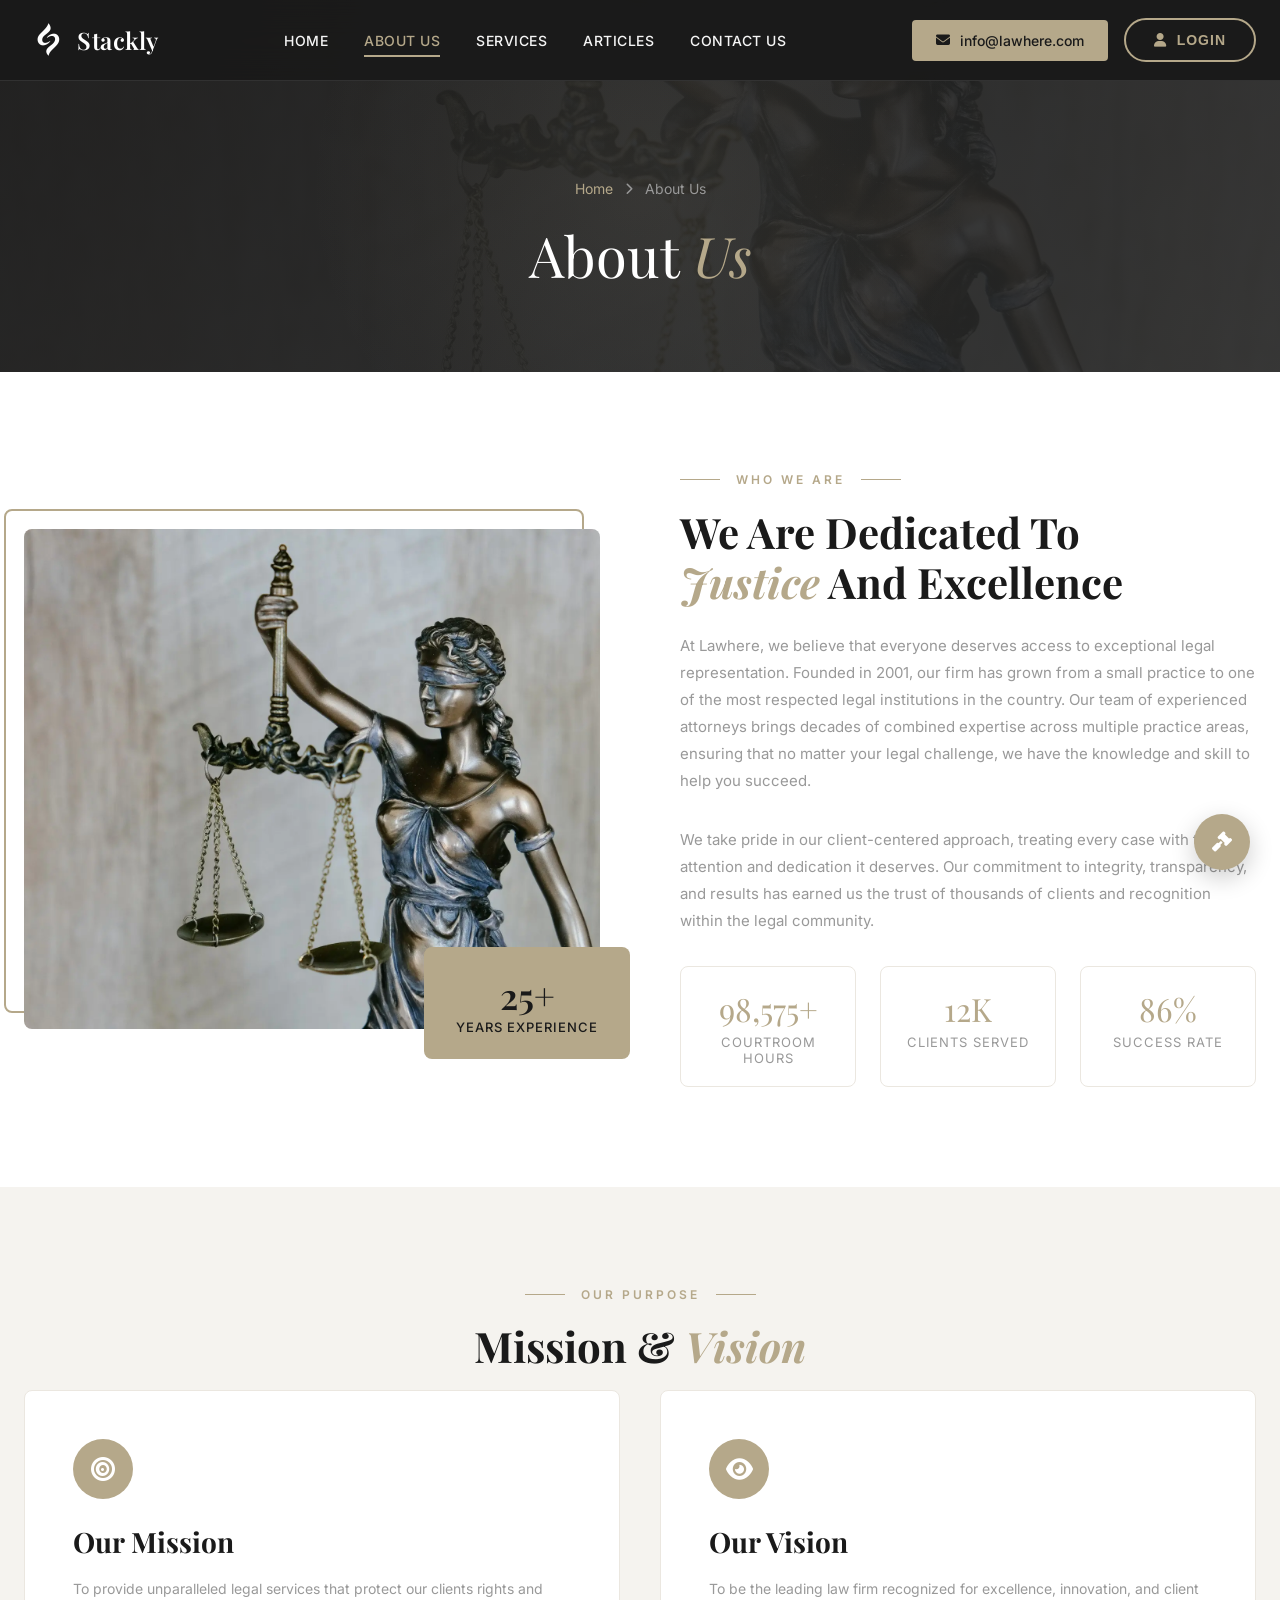
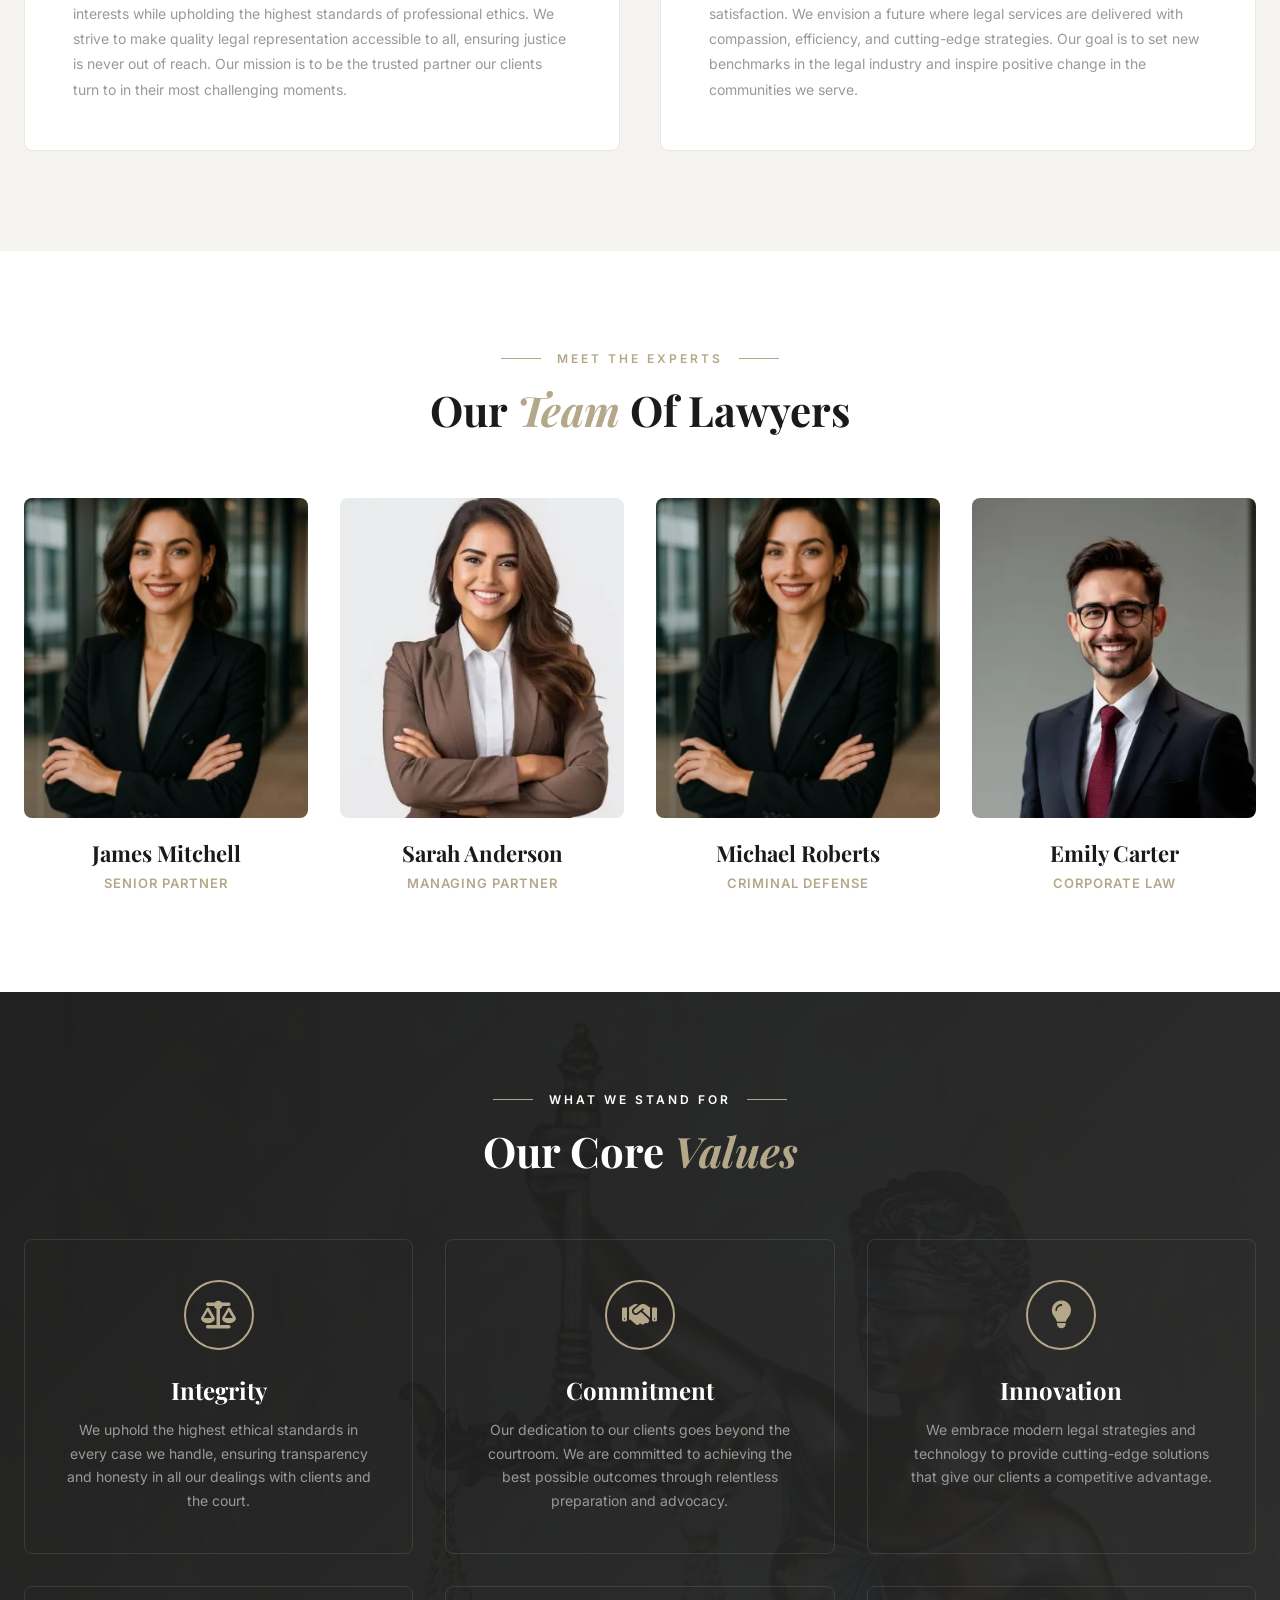
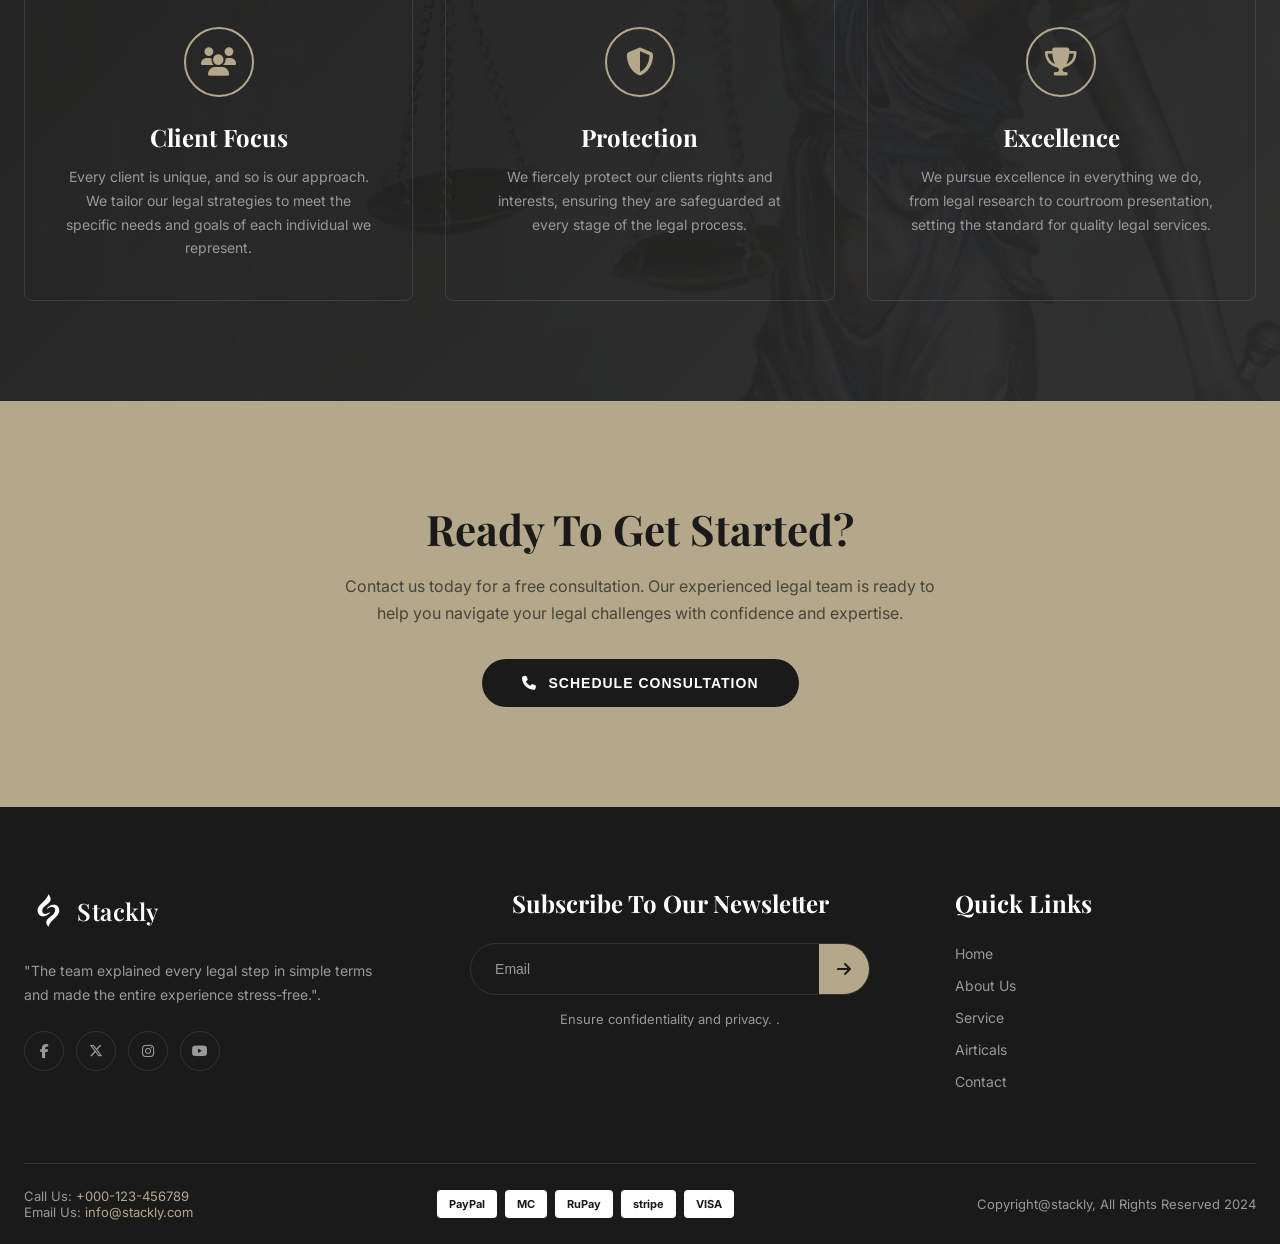
<file: about.html>
<!DOCTYPE html>
<html lang="en">
<head>
    <meta charset="UTF-8">
    <meta name="viewport" content="width=device-width, initial-scale=1.0">
    <title>About Us | Lawhere - Expert Legal Representation</title>
    <link href="https://fonts.googleapis.com/css2?family=Playfair+Display:ital,wght@0,400;0,500;0,600;0,700;1,400&family=Inter:wght@300;400;500;600;700&display=swap" rel="stylesheet">
    <link rel="stylesheet" href="https://cdnjs.cloudflare.com/ajax/libs/font-awesome/6.5.1/css/all.min.css">
    <style>
        :root {
            --gold: #b5a88a;
            --gold-dark: #9a8e72;
            --gold-light: #d4c9b0;
            --dark: #1a1a1a;
            --dark-light: #2a2a2a;
            --dark-lighter: #3a3a3a;
            --text-light: #f5f5f5;
            --text-muted: #999;
            --white: #ffffff;
            --cream: #f5f3ef;
            --cream-dark: #ebe7e0;
            --border: rgba(255,255,255,0.1);
            --transition: all 0.4s cubic-bezier(0.4, 0, 0.2, 1);
        }
        * { margin: 0; padding: 0; box-sizing: border-box; }
        html { scroll-behavior: smooth; }
        body { font-family: 'Inter', sans-serif; color: var(--dark); overflow-x: hidden; background: var(--white); }
        h1, h2, h3, h4, h5, h6 { font-family: 'Playfair Display', serif; }
        a { text-decoration: none; color: inherit; }
        img { max-width: 100%; height: auto; display: block; }
        .container { max-width: 1280px; margin: 0 auto; padding: 0 24px; }

        /* ===== HEADER ===== */
        .header { position: fixed; top: 0; left: 0; right: 0; z-index: 1000; background: rgba(26,26,26,0.95); backdrop-filter: blur(20px); border-bottom: 1px solid var(--border); transition: var(--transition); }
        .header-inner { display: flex; align-items: center; justify-content: space-between; height: 80px; }
        .logo { display: flex; align-items: center; gap: 12px; transition: var(--transition); cursor: pointer; }
        .logo:hover { opacity: 0.85; transform: scale(1.02); }
        .logo-img { width: 48px; height: 48px; object-fit: contain; border-radius: 4px; }
        .logo-text { font-family: 'Playfair Display', serif; font-size: 24px; color: var(--white); font-weight: 500; letter-spacing: 0.5px; }
        .nav-desktop { display: flex; align-items: center; gap: 36px; }
        .nav-link { color: var(--text-light); font-size: 14px; font-weight: 500; letter-spacing: 0.5px; text-transform: uppercase; position: relative; padding: 8px 0; transition: var(--transition); cursor: pointer; }
        .nav-link:hover { color: var(--gold); }
        .nav-link::after { content: ''; position: absolute; bottom: 0; left: 0; width: 0; height: 2px; background: var(--gold); transition: var(--transition); }
        .nav-link:hover::after { width: 100%; }
        .nav-link.active { color: var(--gold); }
        .nav-link.active::after { width: 100%; }
        .btn-login {
            display: inline-flex; align-items: center; gap: 10px; background: transparent; color: var(--gold); padding: 12px 28px; border-radius: 50px; font-size: 14px; font-weight: 600; letter-spacing: 1px; text-transform: uppercase; border: 2px solid var(--gold); cursor: pointer; transition: var(--transition); position: relative; overflow: hidden;
        }
        .btn-login::before { content: ''; position: absolute; top: 0; left: -100%; width: 100%; height: 100%; background: var(--gold); transition: var(--transition); z-index: 0; }
        .btn-login:hover::before { left: 0; }
        .btn-login:hover { color: var(--dark); border-color: var(--gold); }
        .btn-login span, .btn-login i { position: relative; z-index: 1; transition: var(--transition); }
        .btn-login:hover i { transform: translateX(3px); }
        .btn-login:active { transform: scale(0.96); }
        .header-email { display: flex; align-items: center; gap: 10px; background: var(--gold); padding: 12px 24px; border-radius: 4px; color: var(--dark); font-size: 14px; font-weight: 500; transition: var(--transition); cursor: pointer; }
        .header-email:hover { background: var(--gold-dark); transform: translateY(-2px); }
        .mobile-toggle { display: none; flex-direction: column; gap: 5px; cursor: pointer; padding: 8px; }
        .mobile-toggle span { display: block; width: 24px; height: 2px; background: var(--white); transition: var(--transition); }

        /* PAGE BANNER */
        .page-banner { padding: 180px 0 80px; background: linear-gradient(135deg, rgba(26,26,26,0.95) 0%, rgba(42,42,42,0.9) 100%), url('law.webp') center/cover no-repeat; text-align: center; position: relative; }
        .page-banner::before { content: ''; position: absolute; top: 0; left: 0; right: 0; bottom: 0; background: radial-gradient(circle at 50% 50%, rgba(181,168,138,0.08) 0%, transparent 50%); }
        .page-banner-content { position: relative; z-index: 2; }
        .breadcrumb { display: flex; align-items: center; justify-content: center; gap: 12px; margin-bottom: 20px; }
        .breadcrumb a { color: var(--gold); font-size: 14px; transition: var(--transition); cursor: pointer; }
        .breadcrumb a:hover { color: var(--white); }
        .breadcrumb-sep { color: var(--text-muted); font-size: 12px; }
        .breadcrumb-current { color: var(--text-muted); font-size: 14px; }
        .page-title { font-family: 'Playfair Display', serif; font-size: 56px; color: var(--white); font-weight: 400; }
        .page-title span { color: var(--gold); font-style: italic; }

        /* ABOUT HERO */
        .about-hero { padding: 100px 0; background: var(--white); }
        .about-hero-grid { display: grid; grid-template-columns: 1fr 1fr; gap: 80px; align-items: center; }
        .about-hero-img { position: relative; }
        .about-hero-img img { width: 100%; height: 500px; object-fit: cover; border-radius: 8px; }
        .about-hero-img::before { content: ''; position: absolute; top: -20px; left: -20px; width: 100%; height: 100%; border: 2px solid var(--gold); border-radius: 8px; z-index: -1; }
        .about-hero-badge { position: absolute; bottom: -30px; right: -30px; background: var(--gold); padding: 24px 32px; border-radius: 8px; text-align: center; }
        .about-hero-badge-num { font-family: 'Playfair Display', serif; font-size: 36px; color: var(--dark); font-weight: 600; }
        .about-hero-badge-text { font-size: 13px; color: var(--dark); font-weight: 500; text-transform: uppercase; letter-spacing: 1px; }
        .about-hero-content .section-label { justify-content: flex-start; margin-bottom: 20px; }
        .about-hero-title { font-size: 42px; line-height: 1.2; color: var(--dark); margin-bottom: 24px; }
        .about-hero-title span { color: var(--gold); font-style: italic; }
        .about-hero-text { color: var(--text-muted); font-size: 15px; line-height: 1.8; margin-bottom: 32px; }
        .about-hero-stats { display: grid; grid-template-columns: repeat(3, 1fr); gap: 24px; }
        .about-hero-stat { text-align: center; padding: 20px; border: 1px solid var(--cream-dark); border-radius: 8px; transition: var(--transition); cursor: pointer; }
        .about-hero-stat:hover { border-color: var(--gold); transform: translateY(-4px); box-shadow: 0 10px 30px rgba(0,0,0,0.06); }
        .about-hero-stat-num { font-family: 'Playfair Display', serif; font-size: 32px; color: var(--gold); font-weight: 400; }
        .about-hero-stat-label { font-size: 13px; color: var(--text-muted); margin-top: 4px; text-transform: uppercase; letter-spacing: 1px; }

        /* MISSION VISION */
        .mission-vision { padding: 100px 0; background: var(--cream); }
        .mission-vision-grid { display: grid; grid-template-columns: repeat(2, 1fr); gap: 40px; }
        .mission-card { background: var(--white); padding: 48px; border-radius: 8px; border: 1px solid var(--cream-dark); transition: var(--transition); cursor: pointer; }
        .mission-card:hover { border-color: var(--gold); box-shadow: 0 20px 40px rgba(0,0,0,0.08); transform: translateY(-4px); }
        .mission-icon { width: 60px; height: 60px; background: var(--gold); border-radius: 50%; display: flex; align-items: center; justify-content: center; color: var(--white); font-size: 24px; margin-bottom: 24px; }
        .mission-title { font-family: 'Playfair Display', serif; font-size: 28px; color: var(--dark); margin-bottom: 16px; }
        .mission-text { color: var(--text-muted); font-size: 14px; line-height: 1.8; }

        /* TEAM */
        .team { padding: 100px 0; background: var(--white); }
        .team-grid { display: grid; grid-template-columns: repeat(4, 1fr); gap: 32px; margin-top: 60px; }
        .team-card { text-align: center; transition: var(--transition); cursor: pointer; }
        .team-card:hover { transform: translateY(-8px); }
        .team-img-wrap { position: relative; margin-bottom: 20px; overflow: hidden; border-radius: 8px; }
        .team-img-wrap img { width: 100%; height: 320px; object-fit: cover; transition: var(--transition); }
        .team-card:hover .team-img-wrap img { transform: scale(1.05); }
        .team-overlay { position: absolute; bottom: 0; left: 0; right: 0; padding: 20px; background: linear-gradient(to top, rgba(0,0,0,0.7) 0%, transparent 100%); opacity: 0; transition: var(--transition); }
        .team-card:hover .team-overlay { opacity: 1; }
        .team-social { display: flex; justify-content: center; gap: 12px; }
        .team-social a { width: 36px; height: 36px; background: var(--gold); border-radius: 50%; display: flex; align-items: center; justify-content: center; color: var(--dark); font-size: 14px; transition: var(--transition); }
        .team-social a:hover { background: var(--white); }
        .team-name { font-family: 'Playfair Display', serif; font-size: 22px; color: var(--dark); margin-bottom: 4px; }
        .team-role { font-size: 13px; color: var(--gold); font-weight: 600; text-transform: uppercase; letter-spacing: 1px; }

        /* VALUES */
        .values { padding: 100px 0; background: linear-gradient(135deg, rgba(26,26,26,0.95) 0%, rgba(42,42,42,0.95) 100%), url('law.webp') center/cover no-repeat; }
        .values .section-label-text, .values .section-title { color: var(--white); }
        .values .section-title span { color: var(--gold); font-style: italic; }
        .values-grid { display: grid; grid-template-columns: repeat(3, 1fr); gap: 32px; margin-top: 60px; }
        .value-card { padding: 40px; border: 1px solid var(--border); border-radius: 8px; text-align: center; transition: var(--transition); cursor: pointer; }
        .value-card:hover { border-color: var(--gold); background: rgba(181,168,138,0.05); }
        .value-icon { width: 70px; height: 70px; border: 2px solid var(--gold); border-radius: 50%; display: flex; align-items: center; justify-content: center; margin: 0 auto 24px; color: var(--gold); font-size: 28px; }
        .value-title { font-family: 'Playfair Display', serif; font-size: 24px; color: var(--white); margin-bottom: 12px; }
        .value-text { color: var(--text-muted); font-size: 14px; line-height: 1.7; }

        /* CTA */
        .cta-section { padding: 100px 0; background: var(--gold); text-align: center; }
        .cta-title { font-family: 'Playfair Display', serif; font-size: 42px; color: var(--dark); margin-bottom: 16px; }
        .cta-text { color: rgba(26,26,26,0.7); font-size: 16px; line-height: 1.7; margin-bottom: 32px; max-width: 600px; margin-left: auto; margin-right: auto; }
        .cta-btn { display: inline-flex; align-items: center; gap: 12px; background: var(--dark); color: var(--white); padding: 16px 40px; border-radius: 50px; font-size: 14px; font-weight: 600; letter-spacing: 1px; text-transform: uppercase; border: none; cursor: pointer; transition: var(--transition); }
        .cta-btn:hover { background: var(--white); color: var(--dark); transform: translateY(-2px); }

        /* FOOTER */
        .footer { background: var(--dark); padding: 80px 0 0; }
        .footer-grid { display: grid; grid-template-columns: 1.2fr 1.5fr 1fr; gap: 60px; padding-bottom: 60px; border-bottom: 1px solid var(--border); }
        .footer-brand .logo { margin-bottom: 24px; }
        .footer-brand-text { color: var(--text-muted); font-size: 14px; line-height: 1.7; margin-bottom: 24px; }
        .footer-social { display: flex; gap: 12px; }
        .footer-social-link { width: 40px; height: 40px; border: 1px solid var(--border); border-radius: 50%; display: flex; align-items: center; justify-content: center; color: var(--text-muted); font-size: 14px; transition: var(--transition); cursor: pointer; }
        .footer-social-link:hover { background: var(--gold); border-color: var(--gold); color: var(--dark); }
        .footer-newsletter-title { font-family: 'Playfair Display', serif; font-size: 24px; color: var(--white); margin-bottom: 24px; text-align: center; }
        .footer-newsletter-form { display: flex; max-width: 400px; margin: 0 auto 16px; border: 1px solid var(--border); border-radius: 50px; overflow: hidden; }
        .footer-newsletter-input { flex: 1; padding: 16px 24px; background: transparent; border: none; color: var(--white); font-size: 14px; outline: none; }
        .footer-newsletter-input::placeholder { color: var(--text-muted); }
        .footer-newsletter-btn { width: 50px; height: 50px; background: var(--gold); border: none; color: var(--dark); font-size: 16px; cursor: pointer; transition: var(--transition); display: flex; align-items: center; justify-content: center; }
        .footer-newsletter-btn:hover { background: var(--gold-dark); }
        .footer-newsletter-text { text-align: center; color: var(--text-muted); font-size: 13px; }
        .footer-links-title { font-family: 'Playfair Display', serif; font-size: 24px; color: var(--white); margin-bottom: 24px; }
        .footer-links-list { list-style: none; }
        .footer-links-list li { margin-bottom: 12px; }
        .footer-links-list a { color: var(--text-muted); font-size: 14px; transition: var(--transition); cursor: pointer; }
        .footer-links-list a:hover { color: var(--gold); padding-left: 8px; }
        .footer-bottom { display: flex; align-items: center; justify-content: space-between; padding: 24px 0; }
        .footer-bottom-left { color: var(--text-muted); font-size: 13px; }
        .footer-bottom-left a { color: var(--gold); transition: var(--transition); }
        .footer-bottom-left a:hover { color: var(--white); }
        .footer-payments { display: flex; gap: 8px; }
        .footer-payment-icon { height: 28px; background: var(--white); border-radius: 4px; padding: 4px 12px; display: flex; align-items: center; font-size: 11px; font-weight: 700; color: var(--dark); }
        .footer-copyright { color: var(--text-muted); font-size: 13px; }

        /* SECTION LABEL */
        .section-label { display: flex; align-items: center; justify-content: center; gap: 16px; margin-bottom: 16px; }
        .section-label-line { width: 40px; height: 1px; background: var(--gold); }
        .section-label-text { color: var(--gold); font-size: 12px; font-weight: 600; letter-spacing: 3px; text-transform: uppercase; }
        .section-title { font-family: 'Playfair Display', serif; font-size: 42px; text-align: center; color: var(--dark); margin-bottom: 16px; }
        .section-title span { color: var(--gold); font-style: italic; }

        /* FLOATING BUTTON */
        .float-btn { position: fixed; bottom: 30px; right: 30px; width: 56px; height: 56px; background: var(--gold); border-radius: 50%; display: flex; align-items: center; justify-content: center; color: var(--white); font-size: 20px; box-shadow: 0 8px 24px rgba(0,0,0,0.2); z-index: 999; transition: var(--transition); cursor: pointer; border: none; }
        .float-btn:hover { background: var(--gold-dark); transform: translateY(-4px); }

        /* MOBILE MENU */
        .mobile-menu { position: fixed; top: 0; right: -100%; width: 100%; max-width: 400px; height: 100vh; background: var(--dark); z-index: 1001; padding: 100px 40px 40px; transition: var(--transition); overflow-y: auto; }
        .mobile-menu.active { right: 0; }
        .mobile-menu-close { position: absolute; top: 24px; right: 24px; width: 40px; height: 40px; border: 1px solid var(--border); border-radius: 50%; display: flex; align-items: center; justify-content: center; color: var(--white); font-size: 18px; cursor: pointer; transition: var(--transition); }
        .mobile-menu-close:hover { background: var(--gold); border-color: var(--gold); color: var(--dark); }
        .mobile-nav-link { display: block; padding: 16px 0; color: var(--white); font-size: 18px; font-weight: 500; border-bottom: 1px solid var(--border); transition: var(--transition); cursor: pointer; }
        .mobile-nav-link:hover { color: var(--gold); padding-left: 12px; }
        .mobile-overlay { position: fixed; top: 0; left: 0; right: 0; bottom: 0; background: rgba(0,0,0,0.6); z-index: 1000; opacity: 0; visibility: hidden; transition: var(--transition); }
        .mobile-overlay.active { opacity: 1; visibility: visible; }

        /* ALERT */
        .alert-overlay { position: fixed; top: 0; left: 0; right: 0; bottom: 0; background: rgba(0,0,0,0.5); z-index: 2000; display: flex; align-items: center; justify-content: center; opacity: 0; visibility: hidden; transition: var(--transition); }
        .alert-overlay.active { opacity: 1; visibility: visible; }
        .alert-box { background: var(--white); padding: 40px; border-radius: 16px; text-align: center; max-width: 400px; width: 90%; transform: scale(0.9); transition: var(--transition); box-shadow: 0 20px 60px rgba(0,0,0,0.2); }
        .alert-overlay.active .alert-box { transform: scale(1); }
        .alert-icon { width: 60px; height: 60px; background: var(--gold); border-radius: 50%; display: flex; align-items: center; justify-content: center; margin: 0 auto 20px; color: var(--white); font-size: 24px; }
        .alert-title { font-family: 'Playfair Display', serif; font-size: 24px; color: var(--dark); margin-bottom: 12px; }
        .alert-text { color: var(--text-muted); font-size: 14px; line-height: 1.6; margin-bottom: 24px; }
        .alert-btn { background: var(--dark); color: var(--white); padding: 12px 32px; border-radius: 50px; font-size: 14px; font-weight: 600; border: none; cursor: pointer; transition: var(--transition); }
        .alert-btn:hover { background: var(--gold); color: var(--dark); }

        /* ANIMATIONS */
        .fade-in { opacity: 0; transform: translateY(30px); transition: opacity 0.8s ease, transform 0.8s ease; }
        .fade-in.visible { opacity: 1; transform: translateY(0); }

        /* RESPONSIVE */
        @media (max-width: 1024px) {
            .about-hero-grid { gap: 40px; }
            .team-grid { grid-template-columns: repeat(2, 1fr); }
            .values-grid { grid-template-columns: repeat(2, 1fr); }
            .footer-grid { grid-template-columns: 1fr 1fr; gap: 40px; }
        }
        @media (max-width: 768px) {
            .nav-desktop, .header-email { display: none; }
            .mobile-toggle { display: flex; }
            .page-title { font-size: 36px; }
            .about-hero-grid { grid-template-columns: 1fr; }
            .about-hero-img { order: -1; }
            .about-hero-img img { height: 350px; }
            .about-hero-badge { right: 10px; bottom: -20px; padding: 16px 24px; }
            .about-hero-badge-num { font-size: 28px; }
            .about-hero-title { font-size: 32px; }
            .about-hero-stats { grid-template-columns: repeat(3, 1fr); }
            .mission-vision-grid { grid-template-columns: 1fr; }
            .team-grid { grid-template-columns: repeat(2, 1fr); }
            .values-grid { grid-template-columns: 1fr; }
            .cta-title { font-size: 32px; }
            .footer-grid { grid-template-columns: 1fr; text-align: center; }
            .footer-social { justify-content: center; }
            .footer-bottom { flex-direction: column; gap: 16px; text-align: center; }
            .footer-payments { flex-wrap: wrap; justify-content: center; }
            .section-title { font-size: 32px; }
        }
        @media (max-width: 480px) {
            .page-title { font-size: 28px; }
            .about-hero-title { font-size: 26px; }
            .about-hero-stats { grid-template-columns: 1fr; }
            .team-grid { grid-template-columns: 1fr; }
            .cta-title { font-size: 26px; }
            .section-title { font-size: 26px; }
        }
        
        
.logo{
    display:flex;
    align-items:center;
    gap:5px;
}

.logo-img{
    width:48px;
    height:48px;
    object-fit:contain;
}

.logo-text{
    font-family:'Playfair Display', serif;
    font-size:24px;
    font-weight:600;
    color:#fff;
    margin:0;
}
    </style>
<!-- <base target="_blank"> -->
</head>
<body>

    <!-- Header -->
    <header class="header">
        <div class="container">
            <div class="header-inner">
                                 <a href="index.html" class="logo">
    <img src="logo.webp" alt="Starkly Logo" class="logo-img">
    <span class="logo-text">Stackly</span>
</a>
      
                <nav class="nav-desktop">
                    <a href="index.html" class="nav-link">Home</a>
                    <a href="about.html" class="nav-link active">About Us</a>
                    <a href="service.html" class="nav-link">Services</a>
                    <a href="airt.html" class="nav-link">Articles</a>
                    <a href="contact.html" class="nav-link">Contact Us</a>
                </nav>
                <div style="display:flex; align-items:center; gap:16px;">
                    <a class="header-email" onclick="goTo404()">
                        <i class="fas fa-envelope"></i>
                        <span>info@lawhere.com</span>
                    </a>
                <a href="login.html">   <button class="btn-login" onclick="goTo404()">
                        <i class="fas fa-user"></i>
                        <span>Login</span>
                    </button></a> 
                </div>
                <div class="mobile-toggle" onclick="toggleMobileMenu()">
                    <span></span>
                    <span></span>
                    <span></span>
                </div>
            </div>
        </div>
    </header>

    <!-- Mobile Menu -->
    <div class="mobile-overlay" onclick="toggleMobileMenu()"></div>
    <div class="mobile-menu" id="mobileMenu">
        <div class="mobile-menu-close" onclick="toggleMobileMenu()">
            <i class="fas fa-times"></i>
        </div>
        <a href="index.html" class="mobile-nav-link" onclick="toggleMobileMenu()">Home</a>
        <a href="about.html" class="mobile-nav-link" onclick="toggleMobileMenu()">About Us</a>
        <a href="service.html" class="mobile-nav-link" onclick="toggleMobileMenu()">Services</a>
        <a href="airt.html" class="mobile-nav-link" onclick="toggleMobileMenu()">Articles</a>
        <a href="contact.html" class="mobile-nav-link" onclick="toggleMobileMenu()">Contact Us</a>
        <div style="padding: 24px 0; border-top: 1px solid var(--border); margin-top: 16px;">
        <a href="login.html">   <button class="btn-login" style="width:100%; justify-content:center;" onclick="goTo404();toggleMobileMenu()">
                <i class="fas fa-user"></i>
                <span>Login</span>
            </button></a> 
        </div>
    </div>

    <!-- Page Banner -->
    <section class="page-banner">
        <div class="container">
            <div class="page-banner-content">
                <div class="breadcrumb">
                    <a href="index.html">Home</a>
                    <span class="breadcrumb-sep"><i class="fas fa-chevron-right"></i></span>
                    <span class="breadcrumb-current">About Us</span>
                </div>
                <h1 class="page-title">About <span>Us</span></h1>
            </div>
        </div>
    </section>

    <!-- About Hero -->
    <section class="about-hero">
        <div class="container">
            <div class="about-hero-grid">
                <div class="about-hero-img fade-in">
                    <img src="law.webp" alt="About Lawhere">
                    <div class="about-hero-badge">
                        <div class="about-hero-badge-num">25+</div>
                        <div class="about-hero-badge-text">Years Experience</div>
                    </div>
                </div>
                <div class="about-hero-content fade-in">
                    <div class="section-label" style="justify-content:flex-start;">
                        <span class="section-label-line"></span>
                        <span class="section-label-text">Who We Are</span>
                        <span class="section-label-line"></span>
                    </div>
                    <h2 class="about-hero-title">We Are Dedicated To<br><span>Justice</span> And Excellence</h2>
                    <p class="about-hero-text">
                        At Lawhere, we believe that everyone deserves access to exceptional legal representation. Founded in 2001, our firm has grown from a small practice to one of the most respected legal institutions in the country. Our team of experienced attorneys brings decades of combined expertise across multiple practice areas, ensuring that no matter your legal challenge, we have the knowledge and skill to help you succeed.
                    </p>
                    <p class="about-hero-text">
                        We take pride in our client-centered approach, treating every case with the attention and dedication it deserves. Our commitment to integrity, transparency, and results has earned us the trust of thousands of clients and recognition within the legal community.
                    </p>
                    <div class="about-hero-stats">
                        <div class="about-hero-stat">
                            <div class="about-hero-stat-num">98,575+</div>
                            <div class="about-hero-stat-label">Courtroom Hours</div>
                        </div>
                        <div class="about-hero-stat">
                            <div class="about-hero-stat-num">12K</div>
                            <div class="about-hero-stat-label">Clients Served</div>
                        </div>
                        <div class="about-hero-stat">
                            <div class="about-hero-stat-num">86%</div>
                            <div class="about-hero-stat-label">Success Rate</div>
                        </div>
                    </div>
                </div>
            </div>
        </div>
    </section>

    <!-- Mission & Vision -->
    <section class="mission-vision">
        <div class="container">
            <div class="section-label">
                <span class="section-label-line"></span>
                <span class="section-label-text">Our Purpose</span>
                <span class="section-label-line"></span>
            </div>
            <h2 class="section-title">Mission & <span>Vision</span></h2>
            <div class="mission-vision-grid">
                <div class="mission-card fade-in">
                    <div class="mission-icon"><i class="fas fa-bullseye"></i></div>
                    <h3 class="mission-title">Our Mission</h3>
                    <p class="mission-text">
                        To provide unparalleled legal services that protect our clients rights and interests while upholding the highest standards of professional ethics. We strive to make quality legal representation accessible to all, ensuring justice is never out of reach. Our mission is to be the trusted partner our clients turn to in their most challenging moments.
                    </p>
                </div>
                <div class="mission-card fade-in">
                    <div class="mission-icon"><i class="fas fa-eye"></i></div>
                    <h3 class="mission-title">Our Vision</h3>
                    <p class="mission-text">
                        To be the leading law firm recognized for excellence, innovation, and client satisfaction. We envision a future where legal services are delivered with compassion, efficiency, and cutting-edge strategies. Our goal is to set new benchmarks in the legal industry and inspire positive change in the communities we serve.
                    </p>
                </div>
            </div>
        </div>
    </section>

    <!-- Team -->
    <section class="team">
        <div class="container">
            <div class="section-label">
                <span class="section-label-line"></span>
                <span class="section-label-text">Meet The Experts</span>
                <span class="section-label-line"></span>
            </div>
            <h2 class="section-title">Our <span>Team</span> Of Lawyers</h2>
            <div class="team-grid">
                <div class="team-card fade-in">
                    <div class="team-img-wrap">
                        <img src="sarah2.webp" alt="James Mitchell">
                        <div class="team-overlay">
                            <div class="team-social">
                                <a onclick="goTo404()"><i class="fab fa-facebook-f"></i></a>
                                <a onclick="goTo404()"><i class="fab fa-x-twitter"></i></a>
                                <a onclick="goTo404()"><i class="fab fa-linkedin-in"></i></a>
                            </div>
                        </div>
                    </div>
                    <h3 class="team-name">James Mitchell</h3>
                    <span class="team-role">Senior Partner</span>
                </div>
                <div class="team-card fade-in">
                    <div class="team-img-wrap">
                        <img src="asha.webp" alt="Sarah Anderson">
                        <div class="team-overlay">
                            <div class="team-social">
                                <a onclick="goTo404()"><i class="fab fa-facebook-f"></i></a>
                                <a onclick="goTo404()"><i class="fab fa-x-twitter"></i></a>
                                <a onclick="goTo404()"><i class="fab fa-linkedin-in"></i></a>
                            </div>
                        </div>
                    </div>
                    <h3 class="team-name">Sarah Anderson</h3>
                    <span class="team-role">Managing Partner</span>
                </div>
                <div class="team-card fade-in">
                    <div class="team-img-wrap">
                        <img src="sarah2.webp" alt="Michael Roberts">
                        <div class="team-overlay">
                            <div class="team-social">
                                <a onclick="goTo404()"><i class="fab fa-facebook-f"></i></a>
                                <a onclick="goTo404()"><i class="fab fa-x-twitter"></i></a>
                                <a onclick="goTo404()"><i class="fab fa-linkedin-in"></i></a>
                            </div>
                        </div>
                    </div>
                    <h3 class="team-name">Michael Roberts</h3>
                    <span class="team-role">Criminal Defense</span>
                </div>
                <div class="team-card fade-in">
                    <div class="team-img-wrap">
                        <img src="reddy.webp" alt="Emily Carter">
                        <div class="team-overlay">
                            <div class="team-social">
                                <a onclick="goTo404()"><i class="fab fa-facebook-f"></i></a>
                                <a onclick="goTo404()"><i class="fab fa-x-twitter"></i></a>
                                <a onclick="goTo404()"><i class="fab fa-linkedin-in"></i></a>
                            </div>
                        </div>
                    </div>
                    <h3 class="team-name">Emily Carter</h3>
                    <span class="team-role">Corporate Law</span>
                </div>
            </div>
        </div>
    </section>

    <!-- Values -->
    <section class="values">
        <div class="container">
            <div class="section-label">
                <span class="section-label-line"></span>
                <span class="section-label-text">What We Stand For</span>
                <span class="section-label-line"></span>
            </div>
            <h2 class="section-title">Our Core <span>Values</span></h2>
            <div class="values-grid">
                <div class="value-card fade-in">
                    <div class="value-icon"><i class="fas fa-balance-scale"></i></div>
                    <h3 class="value-title">Integrity</h3>
                    <p class="value-text">We uphold the highest ethical standards in every case we handle, ensuring transparency and honesty in all our dealings with clients and the court.</p>
                </div>
                <div class="value-card fade-in">
                    <div class="value-icon"><i class="fas fa-handshake"></i></div>
                    <h3 class="value-title">Commitment</h3>
                    <p class="value-text">Our dedication to our clients goes beyond the courtroom. We are committed to achieving the best possible outcomes through relentless preparation and advocacy.</p>
                </div>
                <div class="value-card fade-in">
                    <div class="value-icon"><i class="fas fa-lightbulb"></i></div>
                    <h3 class="value-title">Innovation</h3>
                    <p class="value-text">We embrace modern legal strategies and technology to provide cutting-edge solutions that give our clients a competitive advantage.</p>
                </div>
                <div class="value-card fade-in">
                    <div class="value-icon"><i class="fas fa-users"></i></div>
                    <h3 class="value-title">Client Focus</h3>
                    <p class="value-text">Every client is unique, and so is our approach. We tailor our legal strategies to meet the specific needs and goals of each individual we represent.</p>
                </div>
                <div class="value-card fade-in">
                    <div class="value-icon"><i class="fas fa-shield-alt"></i></div>
                    <h3 class="value-title">Protection</h3>
                    <p class="value-text">We fiercely protect our clients rights and interests, ensuring they are safeguarded at every stage of the legal process.</p>
                </div>
                <div class="value-card fade-in">
                    <div class="value-icon"><i class="fas fa-trophy"></i></div>
                    <h3 class="value-title">Excellence</h3>
                    <p class="value-text">We pursue excellence in everything we do, from legal research to courtroom presentation, setting the standard for quality legal services.</p>
                </div>
            </div>
        </div>
    </section>

    <!-- CTA -->
    <section class="cta-section">
        <div class="container">
            <h2 class="cta-title">Ready To Get Started?</h2>
            <p class="cta-text">Contact us today for a free consultation. Our experienced legal team is ready to help you navigate your legal challenges with confidence and expertise.</p>
            <button class="cta-btn" onclick="goTo404()">
                <i class="fas fa-phone"></i>
                Schedule Consultation
            </button>
        </div>
    </section>

    <!-- Footer -->
    <footer class="footer">
        <div class="container">
            <div class="footer-grid">
                <div class="footer-brand">
                    <a href="index.html" class="logo">
    <img src="logo.webp" alt="Starkly Logo" class="logo-img">
    <span class="logo-text">Stackly</span>
</a>
                    <p class="footer-brand-text">"The team explained every legal step in simple terms and made the entire experience stress-free.".</p>
                    <div class="footer-social">
                        <a class="footer-social-link" onclick="goTo404()"><i class="fab fa-facebook-f"></i></a>
                        <a class="footer-social-link" onclick="goTo404()"><i class="fab fa-x-twitter"></i></a>
                        <a class="footer-social-link" onclick="goTo404()"><i class="fab fa-instagram"></i></a>
                        <a class="footer-social-link" onclick="goTo404()"><i class="fab fa-youtube"></i></a>
                    </div>
                </div>
                <div class="footer-newsletter">
                    <h3 class="footer-newsletter-title">Subscribe To Our Newsletter</h3>
                    <form id="newsletterForm" onsubmit="handleNewsletterSubmit(event)">
                        <div class="footer-newsletter-form">
                            <input type="email" class="footer-newsletter-input" id="newsletterEmail" required placeholder="Email">
                            <button type="submit" class="footer-newsletter-btn"><i class="fas fa-arrow-right"></i></button>
                        </div>
                    </form>
                    <p class="footer-newsletter-text">Ensure confidentiality and privacy. .</p>
                </div>
                <div class="footer-links">
                    <h3 class="footer-links-title">Quick Links</h3>
                    <ul class="footer-links-list">
                        <li><a href="index.html">Home</a></li>
                        <li><a href="about.html">About Us</a></li>
                        <li><a href="service.html">Service</a></li>
                        <li><a href="airt.html">Airticals</a></li>
                        <li><a href="contact.html">Contact</a></li>
                    </ul>
                </div>

                
            </div>
            <div class="footer-bottom">
                <div class="footer-bottom-left">
                    Call Us: <a onclick="goTo404()">+000-123-456789</a><br>
                    Email Us: <a onclick="goTo404()">info@stackly.com</a>
                </div>
                <div class="footer-payments">
                    <div class="footer-payment-icon">PayPal</div>
                    <div class="footer-payment-icon">MC</div>
                    <div class="footer-payment-icon">RuPay</div>
                    <div class="footer-payment-icon">stripe</div>
                    <div class="footer-payment-icon">VISA</div>
                </div>
                <div class="footer-copyright">
                    Copyright@stackly, All Rights Reserved 2024
                </div>
            </div>
        </div>
    </footer>
    <!-- Floating Button -->
    <button class="float-btn" onclick="goTo404()"><i class="fas fa-gavel"></i></button>

    <!-- Alert Modal -->
    <div class="alert-overlay" id="alertOverlay">
        <div class="alert-box">
            <div class="alert-icon"><i class="fas fa-check"></i></div>
            <h3 class="alert-title" id="alertTitle">Success!</h3>
            <p class="alert-text" id="alertText">Thank you! Your submission has been received successfully.</p>
            <button class="alert-btn" onclick="closeAlert()">OK</button>
        </div>
    </div>

    <script>
        function toggleMobileMenu() {
            document.getElementById('mobileMenu').classList.toggle('active');
            document.querySelector('.mobile-overlay').classList.toggle('active');
            document.body.style.overflow = document.getElementById('mobileMenu').classList.contains('active') ? 'hidden' : '';
        }
        function goTo404() { window.location.href = '404.html'; }
        function showAlert(message, title) {
            document.getElementById('alertTitle').textContent = title || 'Success!';
            document.getElementById('alertText').textContent = message || 'Thank you! Your submission has been received successfully.';
            document.getElementById('alertOverlay').classList.add('active');
        }
        function closeAlert() { document.getElementById('alertOverlay').classList.remove('active'); }
        function handleNewsletterSubmit(e) {
            e.preventDefault();
            const email = document.getElementById('newsletterEmail').value.trim();
            if (!email) { showAlert('Please enter your email address.', 'Error'); return; }
            const emailRegex = /^[^\s@]+@[^\s@]+\.[^\s@]+$/;
            if (!emailRegex.test(email)) { showAlert('Please enter a valid email address.', 'Error'); return; }
            showAlert('Thank you! Your subscription has been received successfully.', 'Success!');
            setTimeout(function() { window.location.href = '404.html'; }, 2000);
        }
        const observerOptions = { threshold: 0.1, rootMargin: '0px 0px -50px 0px' };
        const observer = new IntersectionObserver((entries) => {
            entries.forEach(entry => { if (entry.isIntersecting) entry.target.classList.add('visible'); });
        }, observerOptions);
        document.querySelectorAll('.fade-in').forEach(el => observer.observe(el));
        window.addEventListener('scroll', () => {
            const header = document.querySelector('.header');
            if (window.scrollY > 50) header.style.boxShadow = '0 4px 20px rgba(0,0,0,0.3)';
            else header.style.boxShadow = 'none';
        });
        document.getElementById('alertOverlay').addEventListener('click', function(e) { if (e.target === this) closeAlert(); });
        document.addEventListener('keydown', function(e) { if (e.key === 'Escape') closeAlert(); });
    </script>
</body>
</html>
</file>
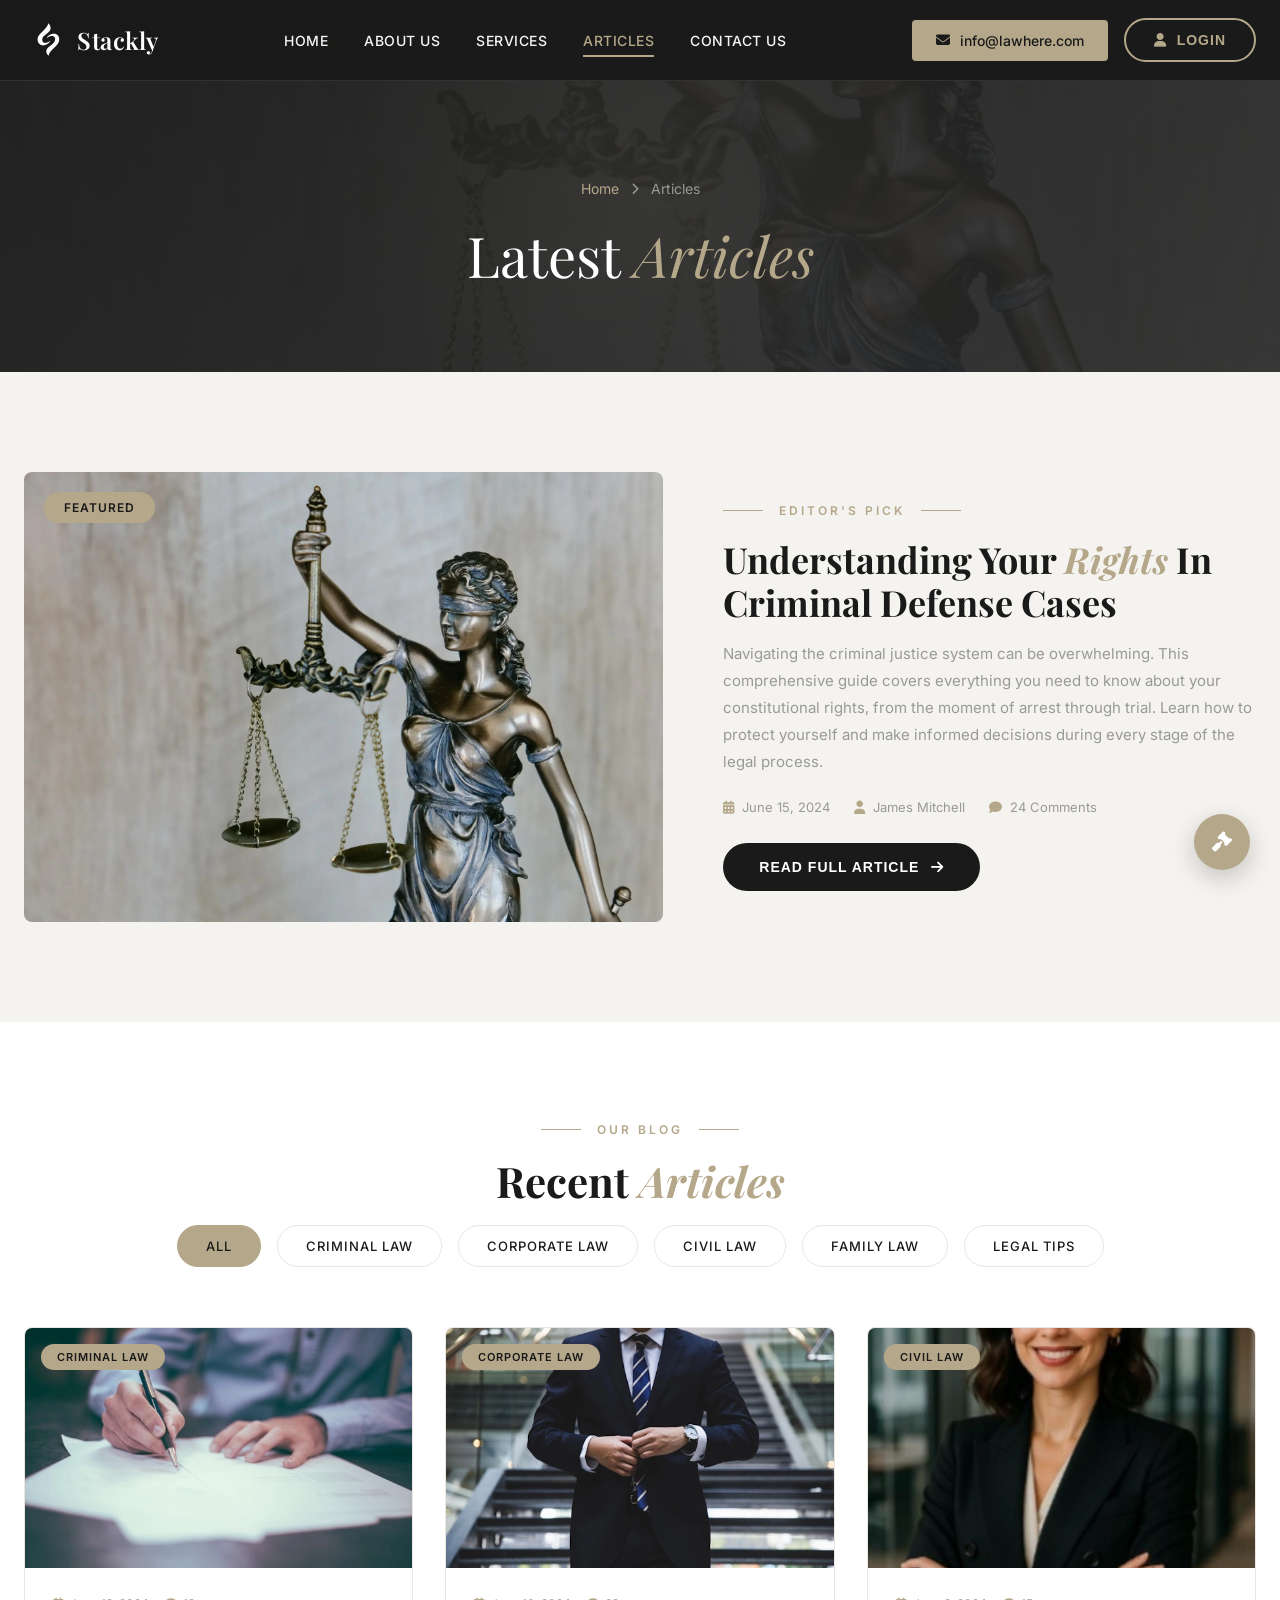
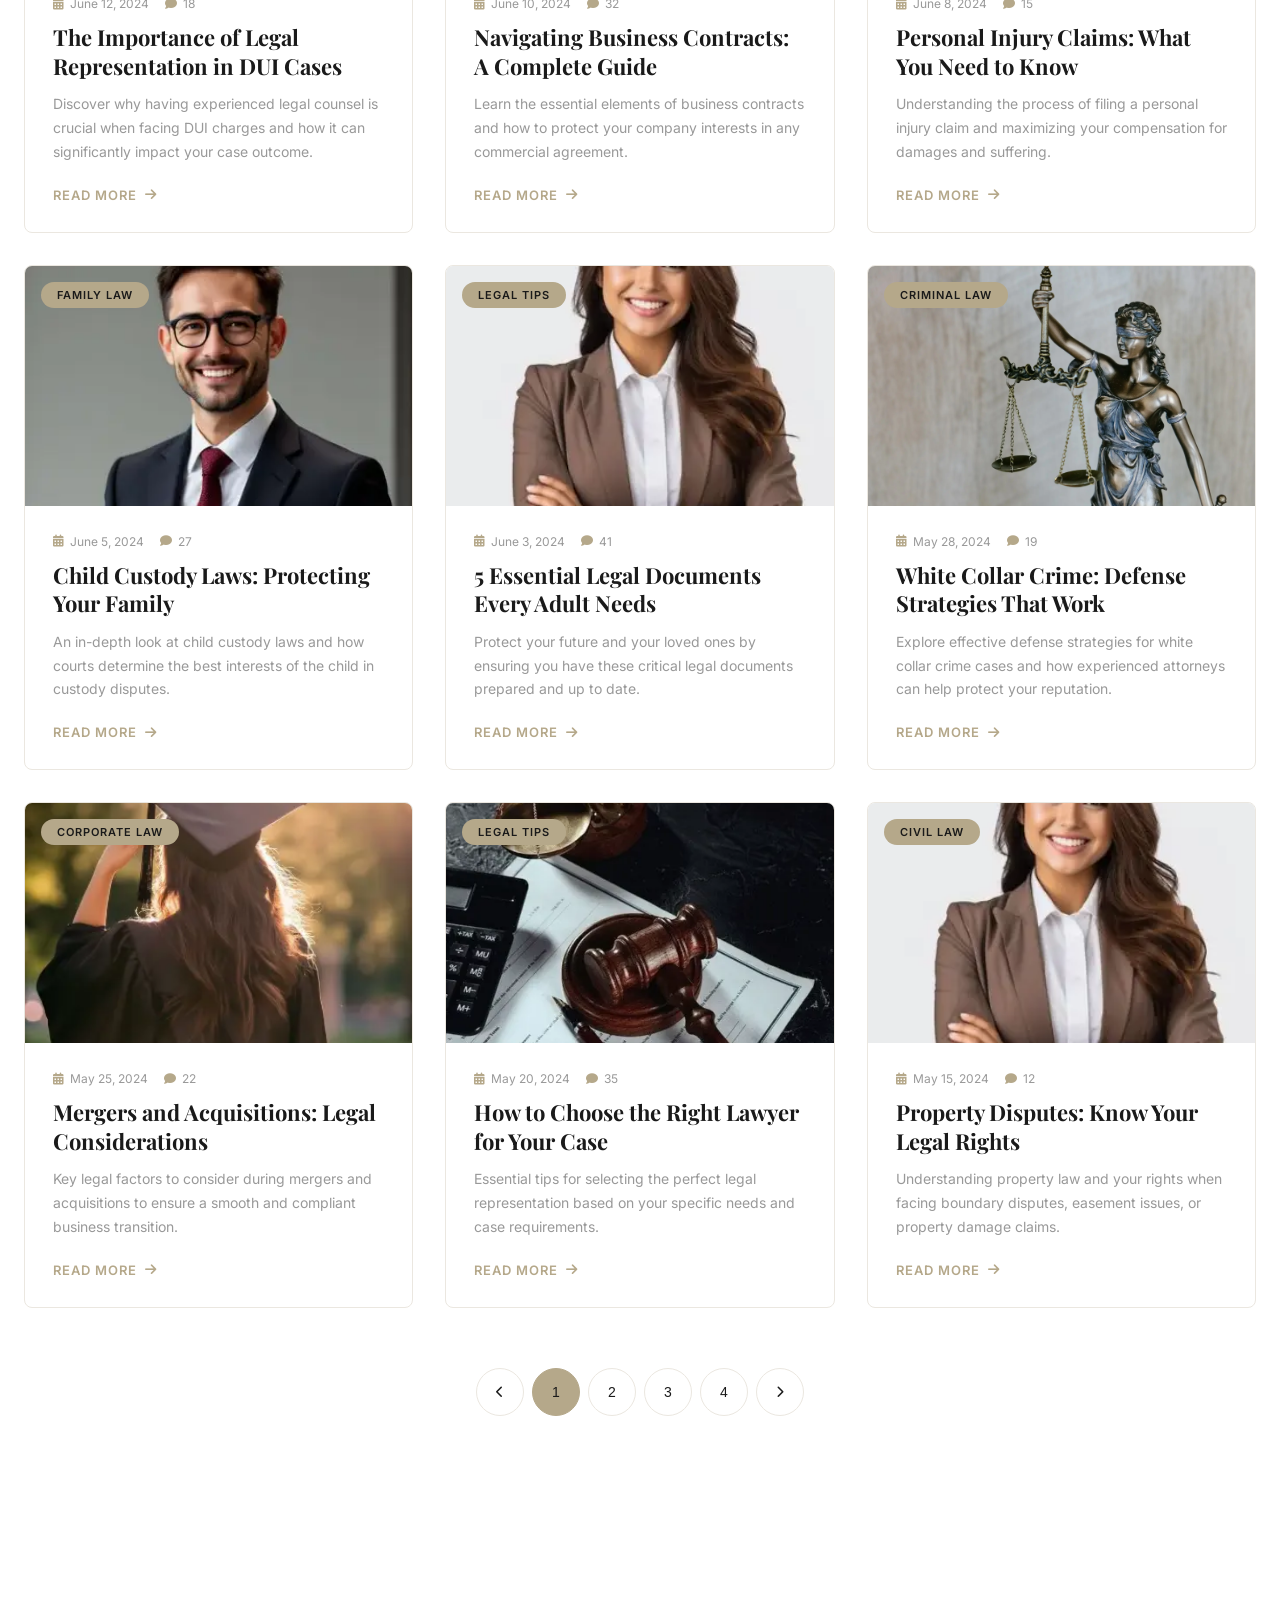
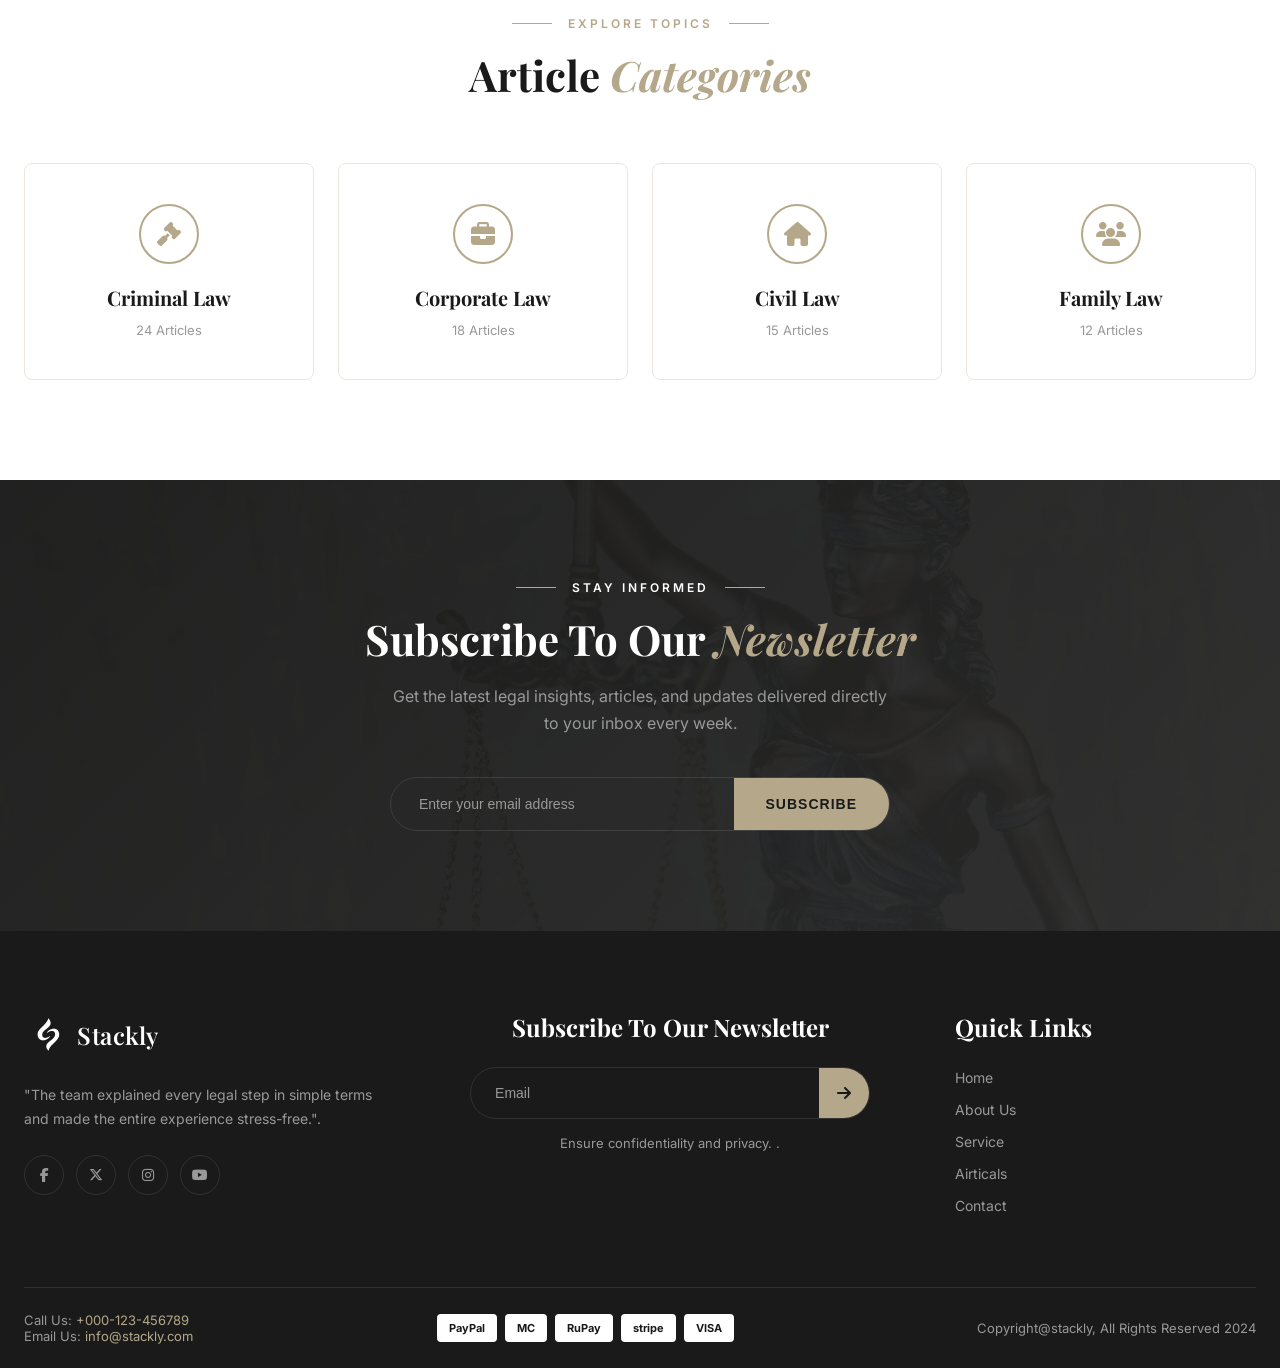
<file: airt.html>
<!DOCTYPE html>
<html lang="en">
<head>
    <meta charset="UTF-8">
    <meta name="viewport" content="width=device-width, initial-scale=1.0">
    <title>Articles | Lawhere - Expert Legal Representation</title>
    <link href="https://fonts.googleapis.com/css2?family=Playfair+Display:ital,wght@0,400;0,500;0,600;0,700;1,400&family=Inter:wght@300;400;500;600;700&display=swap" rel="stylesheet">
    <link rel="stylesheet" href="https://cdnjs.cloudflare.com/ajax/libs/font-awesome/6.5.1/css/all.min.css">
    <style>
        :root {
            --gold: #b5a88a;
            --gold-dark: #9a8e72;
            --gold-light: #d4c9b0;
            --dark: #1a1a1a;
            --dark-light: #2a2a2a;
            --dark-lighter: #3a3a3a;
            --text-light: #f5f5f5;
            --text-muted: #999;
            --white: #ffffff;
            --cream: #f5f3ef;
            --cream-dark: #ebe7e0;
            --border: rgba(255,255,255,0.1);
            --transition: all 0.4s cubic-bezier(0.4, 0, 0.2, 1);
        }
        * { margin: 0; padding: 0; box-sizing: border-box; }
        html { scroll-behavior: smooth; }
        body { font-family: 'Inter', sans-serif; color: var(--dark); overflow-x: hidden; background: var(--white); }
        h1, h2, h3, h4, h5, h6 { font-family: 'Playfair Display', serif; }
        a { text-decoration: none; color: inherit; }
        img { max-width: 100%; height: auto; display: block; }
        .container { max-width: 1280px; margin: 0 auto; padding: 0 24px; }

        /* ===== HEADER ===== */
        .header { position: fixed; top: 0; left: 0; right: 0; z-index: 1000; background: rgba(26,26,26,0.95); backdrop-filter: blur(20px); border-bottom: 1px solid var(--border); transition: var(--transition); }
        .header-inner { display: flex; align-items: center; justify-content: space-between; height: 80px; }
        .logo { display: flex; align-items: center; gap: 12px; transition: var(--transition); cursor: pointer; }
        .logo:hover { opacity: 0.85; transform: scale(1.02); }
        .logo-img { width: 48px; height: 48px; object-fit: contain; border-radius: 4px; }
        .logo-text { font-family: 'Playfair Display', serif; font-size: 24px; color: var(--white); font-weight: 500; letter-spacing: 0.5px; }
        .nav-desktop { display: flex; align-items: center; gap: 36px; }
        .nav-link { color: var(--text-light); font-size: 14px; font-weight: 500; letter-spacing: 0.5px; text-transform: uppercase; position: relative; padding: 8px 0; transition: var(--transition); cursor: pointer; }
        .nav-link:hover { color: var(--gold); }
        .nav-link::after { content: ''; position: absolute; bottom: 0; left: 0; width: 0; height: 2px; background: var(--gold); transition: var(--transition); }
        .nav-link:hover::after { width: 100%; }
        .nav-link.active { color: var(--gold); }
        .nav-link.active::after { width: 100%; }
        .btn-login {
            display: inline-flex; align-items: center; gap: 10px; background: transparent; color: var(--gold); padding: 12px 28px; border-radius: 50px; font-size: 14px; font-weight: 600; letter-spacing: 1px; text-transform: uppercase; border: 2px solid var(--gold); cursor: pointer; transition: var(--transition); position: relative; overflow: hidden;
        }
        .btn-login::before { content: ''; position: absolute; top: 0; left: -100%; width: 100%; height: 100%; background: var(--gold); transition: var(--transition); z-index: 0; }
        .btn-login:hover::before { left: 0; }
        .btn-login:hover { color: var(--dark); border-color: var(--gold); }
        .btn-login span, .btn-login i { position: relative; z-index: 1; transition: var(--transition); }
        .btn-login:hover i { transform: translateX(3px); }
        .btn-login:active { transform: scale(0.96); }
        .header-email { display: flex; align-items: center; gap: 10px; background: var(--gold); padding: 12px 24px; border-radius: 4px; color: var(--dark); font-size: 14px; font-weight: 500; transition: var(--transition); cursor: pointer; }
        .header-email:hover { background: var(--gold-dark); transform: translateY(-2px); }
        .mobile-toggle { display: none; flex-direction: column; gap: 5px; cursor: pointer; padding: 8px; }
        .mobile-toggle span { display: block; width: 24px; height: 2px; background: var(--white); transition: var(--transition); }

        /* PAGE BANNER */
        .page-banner { padding: 180px 0 80px; background: linear-gradient(135deg, rgba(26,26,26,0.95) 0%, rgba(42,42,42,0.9) 100%), url('law.webp') center/cover no-repeat; text-align: center; position: relative; }
        .page-banner::before { content: ''; position: absolute; top: 0; left: 0; right: 0; bottom: 0; background: radial-gradient(circle at 50% 50%, rgba(181,168,138,0.08) 0%, transparent 50%); }
        .page-banner-content { position: relative; z-index: 2; }
        .breadcrumb { display: flex; align-items: center; justify-content: center; gap: 12px; margin-bottom: 20px; }
        .breadcrumb a { color: var(--gold); font-size: 14px; transition: var(--transition); cursor: pointer; }
        .breadcrumb a:hover { color: var(--white); }
        .breadcrumb-sep { color: var(--text-muted); font-size: 12px; }
        .breadcrumb-current { color: var(--text-muted); font-size: 14px; }
        .page-title { font-family: 'Playfair Display', serif; font-size: 56px; color: var(--white); font-weight: 400; }
        .page-title span { color: var(--gold); font-style: italic; }

        /* BLOG GRID */
        .blog-section { padding: 100px 0; background: var(--white); }
        .blog-filter { display: flex; align-items: center; justify-content: center; gap: 16px; margin-bottom: 60px; flex-wrap: wrap; }
        .filter-btn { padding: 12px 28px; border: 1px solid var(--cream-dark); border-radius: 50px; background: transparent; color: var(--dark); font-size: 13px; font-weight: 500; letter-spacing: 1px; text-transform: uppercase; cursor: pointer; transition: var(--transition); font-family: 'Inter', sans-serif; }
        .filter-btn:hover, .filter-btn.active { background: var(--gold); border-color: var(--gold); color: var(--dark); }
        .blog-grid { display: grid; grid-template-columns: repeat(3, 1fr); gap: 32px; }
        .blog-card { background: var(--white); border: 1px solid var(--cream-dark); border-radius: 8px; overflow: hidden; transition: var(--transition); cursor: pointer; }
        .blog-card:hover { border-color: var(--gold); box-shadow: 0 20px 40px rgba(0,0,0,0.08); transform: translateY(-8px); }
        .blog-img-wrap { position: relative; overflow: hidden; }
        .blog-img-wrap img { width: 100%; height: 240px; object-fit: cover; transition: var(--transition); }
        .blog-card:hover .blog-img-wrap img { transform: scale(1.05); }
        .blog-category { position: absolute; top: 16px; left: 16px; background: var(--gold); color: var(--dark); padding: 6px 16px; border-radius: 50px; font-size: 11px; font-weight: 600; letter-spacing: 1px; text-transform: uppercase; }
        .blog-content { padding: 28px; }
        .blog-meta { display: flex; align-items: center; gap: 16px; margin-bottom: 12px; }
        .blog-meta-item { display: flex; align-items: center; gap: 6px; color: var(--text-muted); font-size: 12px; }
        .blog-meta-item i { color: var(--gold); font-size: 12px; }
        .blog-title { font-family: 'Playfair Display', serif; font-size: 22px; color: var(--dark); margin-bottom: 12px; line-height: 1.3; transition: var(--transition); }
        .blog-card:hover .blog-title { color: var(--gold); }
        .blog-excerpt { color: var(--text-muted); font-size: 14px; line-height: 1.7; margin-bottom: 20px; }
        .blog-readmore { display: inline-flex; align-items: center; gap: 8px; color: var(--gold); font-size: 13px; font-weight: 600; text-transform: uppercase; letter-spacing: 1px; transition: var(--transition); }
        .blog-readmore:hover { gap: 12px; color: var(--gold-dark); }

        /* FEATURED POST */
        .featured-post { padding: 100px 0; background: var(--cream); }
        .featured-grid { display: grid; grid-template-columns: 1.2fr 1fr; gap: 60px; align-items: center; }
        .featured-img { position: relative; overflow: hidden; border-radius: 8px; }
        .featured-img img { width: 100%; height: 450px; object-fit: cover; transition: var(--transition); }
        .featured-img:hover img { transform: scale(1.02); }
        .featured-badge { position: absolute; top: 20px; left: 20px; background: var(--gold); color: var(--dark); padding: 8px 20px; border-radius: 50px; font-size: 12px; font-weight: 600; letter-spacing: 1px; text-transform: uppercase; }
        .featured-content .section-label { justify-content: flex-start; margin-bottom: 20px; }
        .featured-title { font-family: 'Playfair Display', serif; font-size: 36px; color: var(--dark); margin-bottom: 16px; line-height: 1.2; }
        .featured-title span { color: var(--gold); font-style: italic; }
        .featured-text { color: var(--text-muted); font-size: 15px; line-height: 1.8; margin-bottom: 24px; }
        .featured-meta { display: flex; align-items: center; gap: 24px; margin-bottom: 28px; }
        .featured-meta-item { display: flex; align-items: center; gap: 8px; color: var(--text-muted); font-size: 13px; }
        .featured-meta-item i { color: var(--gold); }
        .featured-btn { display: inline-flex; align-items: center; gap: 12px; background: var(--dark); color: var(--white); padding: 16px 36px; border-radius: 50px; font-size: 14px; font-weight: 600; letter-spacing: 1px; text-transform: uppercase; border: none; cursor: pointer; transition: var(--transition); }
        .featured-btn:hover { background: var(--gold); color: var(--dark); transform: translateY(-2px); }

        /* CATEGORIES */
        .categories { padding: 100px 0; background: var(--white); }
        .categories-grid { display: grid; grid-template-columns: repeat(4, 1fr); gap: 24px; margin-top: 60px; }
        .category-card { padding: 40px 24px; border: 1px solid var(--cream-dark); border-radius: 8px; text-align: center; transition: var(--transition); cursor: pointer; }
        .category-card:hover { border-color: var(--gold); background: var(--cream); transform: translateY(-4px); box-shadow: 0 10px 30px rgba(0,0,0,0.06); }
        .category-icon { width: 60px; height: 60px; border: 2px solid var(--gold); border-radius: 50%; display: flex; align-items: center; justify-content: center; margin: 0 auto 20px; color: var(--gold); font-size: 24px; transition: var(--transition); }
        .category-card:hover .category-icon { background: var(--gold); color: var(--dark); }
        .category-name { font-family: 'Playfair Display', serif; font-size: 20px; color: var(--dark); margin-bottom: 8px; }
        .category-count { color: var(--text-muted); font-size: 13px; }

        /* NEWSLETTER CTA */
        .newsletter-cta { padding: 100px 0; background: linear-gradient(135deg, rgba(26,26,26,0.95) 0%, rgba(42,42,42,0.95) 100%), url('law.webp') center/cover no-repeat; text-align: center; }
        .newsletter-cta .section-label-text, .newsletter-cta .section-title { color: var(--white); }
        .newsletter-cta .section-title span { color: var(--gold); font-style: italic; }
        .newsletter-form { display: flex; max-width: 500px; margin: 40px auto 0; border: 1px solid var(--border); border-radius: 50px; overflow: hidden; }
        .newsletter-input { flex: 1; padding: 18px 28px; background: transparent; border: none; color: var(--white); font-size: 14px; outline: none; }
        .newsletter-input::placeholder { color: var(--text-muted); }
        .newsletter-btn { padding: 0 32px; background: var(--gold); border: none; color: var(--dark); font-size: 14px; font-weight: 600; cursor: pointer; transition: var(--transition); text-transform: uppercase; letter-spacing: 1px; }
        .newsletter-btn:hover { background: var(--gold-dark); }

        /* PAGINATION */
        .pagination { display: flex; align-items: center; justify-content: center; gap: 8px; margin-top: 60px; }
        .page-btn { width: 48px; height: 48px; border: 1px solid var(--cream-dark); border-radius: 50%; display: flex; align-items: center; justify-content: center; color: var(--dark); font-size: 14px; font-weight: 500; background: transparent; cursor: pointer; transition: var(--transition); }
        .page-btn:hover, .page-btn.active { background: var(--gold); border-color: var(--gold); color: var(--dark); }
        .page-btn i { font-size: 12px; }

        /* FOOTER */
        .footer { background: var(--dark); padding: 80px 0 0; }
        .footer-grid { display: grid; grid-template-columns: 1.2fr 1.5fr 1fr; gap: 60px; padding-bottom: 60px; border-bottom: 1px solid var(--border); }
        .footer-brand .logo { margin-bottom: 24px; }
        .footer-brand-text { color: var(--text-muted); font-size: 14px; line-height: 1.7; margin-bottom: 24px; }
        .footer-social { display: flex; gap: 12px; }
        .footer-social-link { width: 40px; height: 40px; border: 1px solid var(--border); border-radius: 50%; display: flex; align-items: center; justify-content: center; color: var(--text-muted); font-size: 14px; transition: var(--transition); cursor: pointer; }
        .footer-social-link:hover { background: var(--gold); border-color: var(--gold); color: var(--dark); }
        .footer-newsletter-title { font-family: 'Playfair Display', serif; font-size: 24px; color: var(--white); margin-bottom: 24px; text-align: center; }
        .footer-newsletter-form { display: flex; max-width: 400px; margin: 0 auto 16px; border: 1px solid var(--border); border-radius: 50px; overflow: hidden; }
        .footer-newsletter-input { flex: 1; padding: 16px 24px; background: transparent; border: none; color: var(--white); font-size: 14px; outline: none; }
        .footer-newsletter-input::placeholder { color: var(--text-muted); }
        .footer-newsletter-btn { width: 50px; height: 50px; background: var(--gold); border: none; color: var(--dark); font-size: 16px; cursor: pointer; transition: var(--transition); display: flex; align-items: center; justify-content: center; }
        .footer-newsletter-btn:hover { background: var(--gold-dark); }
        .footer-newsletter-text { text-align: center; color: var(--text-muted); font-size: 13px; }
        .footer-links-title { font-family: 'Playfair Display', serif; font-size: 24px; color: var(--white); margin-bottom: 24px; }
        .footer-links-list { list-style: none; }
        .footer-links-list li { margin-bottom: 12px; }
        .footer-links-list a { color: var(--text-muted); font-size: 14px; transition: var(--transition); cursor: pointer; }
        .footer-links-list a:hover { color: var(--gold); padding-left: 8px; }
        .footer-bottom { display: flex; align-items: center; justify-content: space-between; padding: 24px 0; }
        .footer-bottom-left { color: var(--text-muted); font-size: 13px; }
        .footer-bottom-left a { color: var(--gold); transition: var(--transition); }
        .footer-bottom-left a:hover { color: var(--white); }
        .footer-payments { display: flex; gap: 8px; }
        .footer-payment-icon { height: 28px; background: var(--white); border-radius: 4px; padding: 4px 12px; display: flex; align-items: center; font-size: 11px; font-weight: 700; color: var(--dark); }
        .footer-copyright { color: var(--text-muted); font-size: 13px; }

        /* SECTION LABEL */
        .section-label { display: flex; align-items: center; justify-content: center; gap: 16px; margin-bottom: 16px; }
        .section-label-line { width: 40px; height: 1px; background: var(--gold); }
        .section-label-text { color: var(--gold); font-size: 12px; font-weight: 600; letter-spacing: 3px; text-transform: uppercase; }
        .section-title { font-family: 'Playfair Display', serif; font-size: 42px; text-align: center; color: var(--dark); margin-bottom: 16px; }
        .section-title span { color: var(--gold); font-style: italic; }

        /* FLOATING BUTTON */
        .float-btn { position: fixed; bottom: 30px; right: 30px; width: 56px; height: 56px; background: var(--gold); border-radius: 50%; display: flex; align-items: center; justify-content: center; color: var(--white); font-size: 20px; box-shadow: 0 8px 24px rgba(0,0,0,0.2); z-index: 999; transition: var(--transition); cursor: pointer; border: none; }
        .float-btn:hover { background: var(--gold-dark); transform: translateY(-4px); }

        /* MOBILE MENU */
        .mobile-menu { position: fixed; top: 0; right: -100%; width: 100%; max-width: 400px; height: 100vh; background: var(--dark); z-index: 1001; padding: 100px 40px 40px; transition: var(--transition); overflow-y: auto; }
        .mobile-menu.active { right: 0; }
        .mobile-menu-close { position: absolute; top: 24px; right: 24px; width: 40px; height: 40px; border: 1px solid var(--border); border-radius: 50%; display: flex; align-items: center; justify-content: center; color: var(--white); font-size: 18px; cursor: pointer; transition: var(--transition); }
        .mobile-menu-close:hover { background: var(--gold); border-color: var(--gold); color: var(--dark); }
        .mobile-nav-link { display: block; padding: 16px 0; color: var(--white); font-size: 18px; font-weight: 500; border-bottom: 1px solid var(--border); transition: var(--transition); cursor: pointer; }
        .mobile-nav-link:hover { color: var(--gold); padding-left: 12px; }
        .mobile-overlay { position: fixed; top: 0; left: 0; right: 0; bottom: 0; background: rgba(0,0,0,0.6); z-index: 1000; opacity: 0; visibility: hidden; transition: var(--transition); }
        .mobile-overlay.active { opacity: 1; visibility: visible; }

        /* ALERT */
        .alert-overlay { position: fixed; top: 0; left: 0; right: 0; bottom: 0; background: rgba(0,0,0,0.5); z-index: 2000; display: flex; align-items: center; justify-content: center; opacity: 0; visibility: hidden; transition: var(--transition); }
        .alert-overlay.active { opacity: 1; visibility: visible; }
        .alert-box { background: var(--white); padding: 40px; border-radius: 16px; text-align: center; max-width: 400px; width: 90%; transform: scale(0.9); transition: var(--transition); box-shadow: 0 20px 60px rgba(0,0,0,0.2); }
        .alert-overlay.active .alert-box { transform: scale(1); }
        .alert-icon { width: 60px; height: 60px; background: var(--gold); border-radius: 50%; display: flex; align-items: center; justify-content: center; margin: 0 auto 20px; color: var(--white); font-size: 24px; }
        .alert-title { font-family: 'Playfair Display', serif; font-size: 24px; color: var(--dark); margin-bottom: 12px; }
        .alert-text { color: var(--text-muted); font-size: 14px; line-height: 1.6; margin-bottom: 24px; }
        .alert-btn { background: var(--dark); color: var(--white); padding: 12px 32px; border-radius: 50px; font-size: 14px; font-weight: 600; border: none; cursor: pointer; transition: var(--transition); }
        .alert-btn:hover { background: var(--gold); color: var(--dark); }

        /* ANIMATIONS */
        .fade-in { opacity: 0; transform: translateY(30px); transition: opacity 0.8s ease, transform 0.8s ease; }
        .fade-in.visible { opacity: 1; transform: translateY(0); }

        /* RESPONSIVE */
        @media (max-width: 1024px) {
            .blog-grid { grid-template-columns: repeat(2, 1fr); }
            .featured-grid { grid-template-columns: 1fr; gap: 40px; }
            .featured-img img { height: 350px; }
            .categories-grid { grid-template-columns: repeat(2, 1fr); }
            .footer-grid { grid-template-columns: 1fr 1fr; gap: 40px; }
        }
        @media (max-width: 768px) {
            .nav-desktop, .header-email { display: none; }
            .mobile-toggle { display: flex; }
            .page-title { font-size: 36px; }
            .blog-grid { grid-template-columns: 1fr; }
            .blog-filter { gap: 8px; }
            .filter-btn { padding: 10px 20px; font-size: 12px; }
            .featured-title { font-size: 28px; }
            .categories-grid { grid-template-columns: repeat(2, 1fr); }
            .newsletter-form { flex-direction: column; border-radius: 16px; }
            .newsletter-btn { padding: 16px; }
            .footer-grid { grid-template-columns: 1fr; text-align: center; }
            .footer-social { justify-content: center; }
            .footer-bottom { flex-direction: column; gap: 16px; text-align: center; }
            .footer-payments { flex-wrap: wrap; justify-content: center; }
            .section-title { font-size: 32px; }
        }
        @media (max-width: 480px) {
            .page-title { font-size: 28px; }
            .featured-title { font-size: 24px; }
            .categories-grid { grid-template-columns: 1fr; }
            .section-title { font-size: 26px; }
        }
        .logo{
    display:flex;
    align-items:center;
    gap:5px;
}

.logo-img{
    width:48px;
    height:48px;
    object-fit:contain;
}

.logo-text{
    font-family:'Playfair Display', serif;
    font-size:24px;
    font-weight:600;
    color:#fff;
    margin:0;
}
    </style>
<!-- <base target="_blank"> -->
</head>
<body>

    <!-- Header -->
    <header class="header">
        <div class="container">
            <div class="header-inner">
                                 <a href="index.html" class="logo">
    <img src="logo.webp" alt="Starkly Logo" class="logo-img">
    <span class="logo-text">Stackly</span>
</a>
      
                <nav class="nav-desktop">
                    <a href="index.html" class="nav-link">Home</a>
                    <a href="about.html" class="nav-link">About Us</a>
                    <a href="service.html" class="nav-link">Services</a>
                    <a href="airt.html" class="nav-link active">Articles</a>
                    <a href="contact.html" class="nav-link">Contact Us</a>
                </nav>
                <div style="display:flex; align-items:center; gap:16px;">
                    <a class="header-email" onclick="goTo404()">
                        <i class="fas fa-envelope"></i>
                        <span>info@lawhere.com</span>
                    </a>
              <a href="login.html">      <button class="btn-login" onclick="goTo404()">
                        <i class="fas fa-user"></i>
                        <span>Login</span>
                    </button></a>
                </div>
                <div class="mobile-toggle" onclick="toggleMobileMenu()">
                    <span></span>
                    <span></span>
                    <span></span>
                </div>
            </div>
        </div>
    </header>

    <!-- Mobile Menu -->
    <div class="mobile-overlay" onclick="toggleMobileMenu()"></div>
    <div class="mobile-menu" id="mobileMenu">
        <div class="mobile-menu-close" onclick="toggleMobileMenu()">
            <i class="fas fa-times"></i>
        </div>
        <a href="index.html" class="mobile-nav-link" onclick="toggleMobileMenu()">Home</a>
        <a href="about.html" class="mobile-nav-link" onclick="toggleMobileMenu()">About Us</a>
        <a href="service.html" class="mobile-nav-link" onclick="toggleMobileMenu()">Services</a>
        <a href="airt.html" class="mobile-nav-link" onclick="toggleMobileMenu()">Articles</a>
        <a href="contact.html" class="mobile-nav-link" onclick="toggleMobileMenu()">Contact Us</a>
        <div style="padding: 24px 0; border-top: 1px solid var(--border); margin-top: 16px;">
       <a href="login.html">    <button class="btn-login" style="width:100%; justify-content:center;" onclick="goTo404();toggleMobileMenu()">
                <i class="fas fa-user"></i>
                <span>Login</span>
            </button></a> 
        </div>
    </div>

    <!-- Page Banner -->
    <section class="page-banner">
        <div class="container">
            <div class="page-banner-content">
                <div class="breadcrumb">
                    <a href="index.html">Home</a>
                    <span class="breadcrumb-sep"><i class="fas fa-chevron-right"></i></span>
                    <span class="breadcrumb-current">Articles</span>
                </div>
                <h1 class="page-title">Latest <span>Articles</span></h1>
            </div>
        </div>
    </section>

    <!-- Featured Post -->
    <section class="featured-post">
        <div class="container">
            <div class="featured-grid">
                <div class="featured-img fade-in">
                    <img src="law.webp" alt="Featured Article">
                    <span class="featured-badge">Featured</span>
                </div>
                <div class="featured-content fade-in">
                    <div class="section-label" style="justify-content:flex-start;">
                        <span class="section-label-line"></span>
                        <span class="section-label-text">Editor's Pick</span>
                        <span class="section-label-line"></span>
                    </div>
                    <h2 class="featured-title">Understanding Your <span>Rights</span> In Criminal Defense Cases</h2>
                    <p class="featured-text">
                        Navigating the criminal justice system can be overwhelming. This comprehensive guide covers everything you need to know about your constitutional rights, from the moment of arrest through trial. Learn how to protect yourself and make informed decisions during every stage of the legal process.
                    </p>
                    <div class="featured-meta">
                        <div class="featured-meta-item"><i class="fas fa-calendar-alt"></i> June 15, 2024</div>
                        <div class="featured-meta-item"><i class="fas fa-user"></i> James Mitchell</div>
                        <div class="featured-meta-item"><i class="fas fa-comment"></i> 24 Comments</div>
                    </div>
                    <button class="featured-btn" onclick="goTo404()">
                        Read Full Article <i class="fas fa-arrow-right"></i>
                    </button>
                </div>
            </div>
        </div>
    </section>

    <!-- Blog Grid -->
    <section class="blog-section">
        <div class="container">
            <div class="section-label">
                <span class="section-label-line"></span>
                <span class="section-label-text">Our Blog</span>
                <span class="section-label-line"></span>
            </div>
            <h2 class="section-title">Recent <span>Articles</span></h2>
            <div class="blog-filter">
                <button class="filter-btn active" onclick="filterBlogs('all')">All</button>
<button class="filter-btn" onclick="filterBlogs('criminal')">Criminal Law</button>
<button class="filter-btn" onclick="filterBlogs('corporate')">Corporate Law</button>
<button class="filter-btn" onclick="filterBlogs('civil')">Civil Law</button>
<button class="filter-btn" onclick="filterBlogs('family')">Family Law</button>
<button class="filter-btn" onclick="filterBlogs('legal')">Legal Tips</button>
            </div>
            <div class="blog-grid">
<div class="blog-card fade-in criminal">                    <div class="blog-img-wrap">
                        <img src="img11.webp" alt="Blog 1">
                        <span class="blog-category">Criminal Law</span>
                    </div>
                    <div class="blog-content">
                        <div class="blog-meta">
                            <span class="blog-meta-item"><i class="fas fa-calendar-alt"></i> June 12, 2024</span>
                            <span class="blog-meta-item"><i class="fas fa-comment"></i> 18</span>
                        </div>
                        <h3 class="blog-title">The Importance of Legal Representation in DUI Cases</h3>
                        <p class="blog-excerpt">Discover why having experienced legal counsel is crucial when facing DUI charges and how it can significantly impact your case outcome.</p>
                        <span class="blog-readmore" onclick="goTo404()">Read More <i class="fas fa-arrow-right"></i></span>
                    </div>
                </div>
<div class="blog-card fade-in corporate">                    <div class="blog-img-wrap">
                        <img src="img12.webp" alt="Blog 2">
                        <span class="blog-category">Corporate Law</span>
                    </div>
                    <div class="blog-content">
                        <div class="blog-meta">
                            <span class="blog-meta-item"><i class="fas fa-calendar-alt"></i> June 10, 2024</span>
                            <span class="blog-meta-item"><i class="fas fa-comment"></i> 32</span>
                        </div>
                        <h3 class="blog-title">Navigating Business Contracts: A Complete Guide</h3>
                        <p class="blog-excerpt">Learn the essential elements of business contracts and how to protect your company interests in any commercial agreement.</p>
                        <span class="blog-readmore" onclick="goTo404()">Read More <i class="fas fa-arrow-right"></i></span>
                    </div>
                </div>
<div class="blog-card fade-in civil">                    <div class="blog-img-wrap">
                        <img src="sarah2.webp" alt="Blog 3">
                        <span class="blog-category">Civil Law</span>
                    </div>
                    <div class="blog-content">
                        <div class="blog-meta">
                            <span class="blog-meta-item"><i class="fas fa-calendar-alt"></i> June 8, 2024</span>
                            <span class="blog-meta-item"><i class="fas fa-comment"></i> 15</span>
                        </div>
                        <h3 class="blog-title">Personal Injury Claims: What You Need to Know</h3>
                        <p class="blog-excerpt">Understanding the process of filing a personal injury claim and maximizing your compensation for damages and suffering.</p>
                        <span class="blog-readmore" onclick="goTo404()">Read More <i class="fas fa-arrow-right"></i></span>
                    </div>
                </div>
<div class="blog-card fade-in family">                    <div class="blog-img-wrap">
                        <img src="reddy.webp" alt="Blog 4">
                        <span class="blog-category">Family Law</span>
                    </div>
                    <div class="blog-content">
                        <div class="blog-meta">
                            <span class="blog-meta-item"><i class="fas fa-calendar-alt"></i> June 5, 2024</span>
                            <span class="blog-meta-item"><i class="fas fa-comment"></i> 27</span>
                        </div>
                        <h3 class="blog-title">Child Custody Laws: Protecting Your Family</h3>
                        <p class="blog-excerpt">An in-depth look at child custody laws and how courts determine the best interests of the child in custody disputes.</p>
                        <span class="blog-readmore" onclick="goTo404()">Read More <i class="fas fa-arrow-right"></i></span>
                    </div>
                </div>
<div class="blog-card fade-in legal">                    <div class="blog-img-wrap">
                        <img src="asha.webp" alt="Blog 5">
                        <span class="blog-category">Legal Tips</span>
                    </div>
                    <div class="blog-content">
                        <div class="blog-meta">
                            <span class="blog-meta-item"><i class="fas fa-calendar-alt"></i> June 3, 2024</span>
                            <span class="blog-meta-item"><i class="fas fa-comment"></i> 41</span>
                        </div>
                        <h3 class="blog-title">5 Essential Legal Documents Every Adult Needs</h3>
                        <p class="blog-excerpt">Protect your future and your loved ones by ensuring you have these critical legal documents prepared and up to date.</p>
                        <span class="blog-readmore" onclick="goTo404()">Read More <i class="fas fa-arrow-right"></i></span>
                    </div>
                </div>
                <div class="blog-card fade-in">
                    <div class="blog-img-wrap">
                        <img src="law.webp" alt="Blog 6">
                        <span class="blog-category">Criminal Law</span>
                    </div>
                    <div class="blog-content">
                        <div class="blog-meta">
                            <span class="blog-meta-item"><i class="fas fa-calendar-alt"></i> May 28, 2024</span>
                            <span class="blog-meta-item"><i class="fas fa-comment"></i> 19</span>
                        </div>
                        <h3 class="blog-title">White Collar Crime: Defense Strategies That Work</h3>
                        <p class="blog-excerpt">Explore effective defense strategies for white collar crime cases and how experienced attorneys can help protect your reputation.</p>
                        <span class="blog-readmore" onclick="goTo404()">Read More <i class="fas fa-arrow-right"></i></span>
                    </div>
                </div>
                <div class="blog-card fade-in">
                    <div class="blog-img-wrap">
                        <img src="1.webp" alt="Blog 7">
                        <span class="blog-category">Corporate Law</span>
                    </div>
                    <div class="blog-content">
                        <div class="blog-meta">
                            <span class="blog-meta-item"><i class="fas fa-calendar-alt"></i> May 25, 2024</span>
                            <span class="blog-meta-item"><i class="fas fa-comment"></i> 22</span>
                        </div>
                        <h3 class="blog-title">Mergers and Acquisitions: Legal Considerations</h3>
                        <p class="blog-excerpt">Key legal factors to consider during mergers and acquisitions to ensure a smooth and compliant business transition.</p>
                        <span class="blog-readmore" onclick="goTo404()">Read More <i class="fas fa-arrow-right"></i></span>
                    </div>
                </div>
                <div class="blog-card fade-in">
                    <div class="blog-img-wrap">
                        <img src="2.webp" alt="Blog 8">
                        <span class="blog-category">Legal Tips</span>
                    </div>
                    <div class="blog-content">
                        <div class="blog-meta">
                            <span class="blog-meta-item"><i class="fas fa-calendar-alt"></i> May 20, 2024</span>
                            <span class="blog-meta-item"><i class="fas fa-comment"></i> 35</span>
                        </div>
                        <h3 class="blog-title">How to Choose the Right Lawyer for Your Case</h3>
                        <p class="blog-excerpt">Essential tips for selecting the perfect legal representation based on your specific needs and case requirements.</p>
                        <span class="blog-readmore" onclick="goTo404()">Read More <i class="fas fa-arrow-right"></i></span>
                    </div>
                </div>
                <div class="blog-card fade-in">
                    <div class="blog-img-wrap">
                        <img src="asha.webp" alt="Blog 9">
                        <span class="blog-category">Civil Law</span>
                    </div>
                    <div class="blog-content">
                        <div class="blog-meta">
                            <span class="blog-meta-item"><i class="fas fa-calendar-alt"></i> May 15, 2024</span>
                            <span class="blog-meta-item"><i class="fas fa-comment"></i> 12</span>
                        </div>
                        <h3 class="blog-title">Property Disputes: Know Your Legal Rights</h3>
                        <p class="blog-excerpt">Understanding property law and your rights when facing boundary disputes, easement issues, or property damage claims.</p>
                        <span class="blog-readmore" onclick="goTo404()">Read More <i class="fas fa-arrow-right"></i></span>
                    </div>
                </div>
            </div>
            <div class="pagination">
                <button class="page-btn" onclick="goTo404()"><i class="fas fa-chevron-left"></i></button>
                <button class="page-btn active" onclick="goTo404()">1</button>
                <button class="page-btn" onclick="goTo404()">2</button>
                <button class="page-btn" onclick="goTo404()">3</button>
                <button class="page-btn" onclick="goTo404()">4</button>
                <button class="page-btn" onclick="goTo404()"><i class="fas fa-chevron-right"></i></button>
            </div>
        </div>
    </section>

    <!-- Categories -->
    <section class="categories">
        <div class="container">
            <div class="section-label">
                <span class="section-label-line"></span>
                <span class="section-label-text">Explore Topics</span>
                <span class="section-label-line"></span>
            </div>
            <h2 class="section-title">Article <span>Categories</span></h2>
            <div class="categories-grid">
                <div class="category-card fade-in" onclick="goTo404()">
                    <div class="category-icon"><i class="fas fa-gavel"></i></div>
                    <h3 class="category-name">Criminal Law</h3>
                    <span class="category-count">24 Articles</span>
                </div>
                <div class="category-card fade-in" onclick="goTo404()">
                    <div class="category-icon"><i class="fas fa-briefcase"></i></div>
                    <h3 class="category-name">Corporate Law</h3>
                    <span class="category-count">18 Articles</span>
                </div>
                <div class="category-card fade-in" onclick="goTo404()">
                    <div class="category-icon"><i class="fas fa-home"></i></div>
                    <h3 class="category-name">Civil Law</h3>
                    <span class="category-count">15 Articles</span>
                </div>
                <div class="category-card fade-in" onclick="goTo404()">
                    <div class="category-icon"><i class="fas fa-users"></i></div>
                    <h3 class="category-name">Family Law</h3>
                    <span class="category-count">12 Articles</span>
                </div>
            </div>
        </div>
    </section>

    <!-- Newsletter CTA -->
    <section class="newsletter-cta">
        <div class="container">
            <div class="section-label">
                <span class="section-label-line"></span>
                <span class="section-label-text">Stay Informed</span>
                <span class="section-label-line"></span>
            </div>
            <h2 class="section-title">Subscribe To Our <span>Newsletter</span></h2>
            <p style="color: var(--text-muted); max-width: 500px; margin: 0 auto; text-align: center; line-height: 1.7;">
                Get the latest legal insights, articles, and updates delivered directly to your inbox every week.
            </p>
            <form class="newsletter-form" onsubmit="handleNewsletterSubmit(event)">
                <input type="email" class="newsletter-input" id="newsletterEmail" required placeholder="Enter your email address">
                <button type="submit" class="newsletter-btn">Subscribe</button>
            </form>
        </div>
    </section>

    <!-- Footer -->
    <footer class="footer">
        <div class="container">
            <div class="footer-grid">
                <div class="footer-brand">
                    <a href="index.html" class="logo">
    <img src="logo.webp" alt="Starkly Logo" class="logo-img">
    <span class="logo-text">Stackly</span>
</a>
                    <p class="footer-brand-text">"The team explained every legal step in simple terms and made the entire experience stress-free.".</p>
                    <div class="footer-social">
                        <a class="footer-social-link" onclick="goTo404()"><i class="fab fa-facebook-f"></i></a>
                        <a class="footer-social-link" onclick="goTo404()"><i class="fab fa-x-twitter"></i></a>
                        <a class="footer-social-link" onclick="goTo404()"><i class="fab fa-instagram"></i></a>
                        <a class="footer-social-link" onclick="goTo404()"><i class="fab fa-youtube"></i></a>
                    </div>
                </div>
                <div class="footer-newsletter">
                    <h3 class="footer-newsletter-title">Subscribe To Our Newsletter</h3>
                    <form id="newsletterForm" onsubmit="handleNewsletterSubmit(event)">
                        <div class="footer-newsletter-form">
                            <input type="email" class="footer-newsletter-input" id="newsletterEmail" required placeholder="Email">
                            <button type="submit" class="footer-newsletter-btn"><i class="fas fa-arrow-right"></i></button>
                        </div>
                    </form>
                    <p class="footer-newsletter-text">Ensure confidentiality and privacy. .</p>
                </div>
                <div class="footer-links">
                    <h3 class="footer-links-title">Quick Links</h3>
                    <ul class="footer-links-list">
                        <li><a href="index.html">Home</a></li>
                        <li><a href="about.html">About Us</a></li>
                        <li><a href="service.html">Service</a></li>
                        <li><a href="airt.html">Airticals</a></li>
                        <li><a href="contact.html">Contact</a></li>
                    </ul>
                </div>

                
            </div>
            <div class="footer-bottom">
                <div class="footer-bottom-left">
                    Call Us: <a onclick="goTo404()">+000-123-456789</a><br>
                    Email Us: <a onclick="goTo404()">info@stackly.com</a>
                </div>
                <div class="footer-payments">
                    <div class="footer-payment-icon">PayPal</div>
                    <div class="footer-payment-icon">MC</div>
                    <div class="footer-payment-icon">RuPay</div>
                    <div class="footer-payment-icon">stripe</div>
                    <div class="footer-payment-icon">VISA</div>
                </div>
                <div class="footer-copyright">
                    Copyright@stackly, All Rights Reserved 2024
                </div>
            </div>
        </div>
    </footer>

    <!-- Floating Button -->
    <button class="float-btn" onclick="goTo404()"><i class="fas fa-gavel"></i></button>

    <!-- Alert Modal -->
    <div class="alert-overlay" id="alertOverlay">
        <div class="alert-box">
            <div class="alert-icon"><i class="fas fa-check"></i></div>
            <h3 class="alert-title" id="alertTitle">Success!</h3>
            <p class="alert-text" id="alertText">Thank you! Your submission has been received successfully.</p>
            <button class="alert-btn" onclick="closeAlert()">OK</button>
        </div>
    </div>

    <script>
        function toggleMobileMenu() {
            document.getElementById('mobileMenu').classList.toggle('active');
            document.querySelector('.mobile-overlay').classList.toggle('active');
            document.body.style.overflow = document.getElementById('mobileMenu').classList.contains('active') ? 'hidden' : '';
        }
        function goTo404() { window.location.href = '404.html'; }
        function showAlert(message, title) {
            document.getElementById('alertTitle').textContent = title || 'Success!';
            document.getElementById('alertText').textContent = message || 'Thank you! Your submission has been received successfully.';
            document.getElementById('alertOverlay').classList.add('active');
        }
        function closeAlert() { document.getElementById('alertOverlay').classList.remove('active'); }
        function handleNewsletterSubmit(e) {
            e.preventDefault();
            const email = document.getElementById('newsletterEmail').value.trim();
            if (!email) { showAlert('Please enter your email address.', 'Error'); return; }
            const emailRegex = /^[^\s@]+@[^\s@]+\.[^\s@]+$/;
            if (!emailRegex.test(email)) { showAlert('Please enter a valid email address.', 'Error'); return; }
            showAlert('Thank you! Your subscription has been received successfully.', 'Success!');
            setTimeout(function() { window.location.href = '404.html'; }, 2000);
        }
        function handleFooterNewsletterSubmit(e) {
            e.preventDefault();
            const email = document.getElementById('footerNewsletterEmail').value.trim();
            if (!email) { showAlert('Please enter your email address.', 'Error'); return; }
            const emailRegex = /^[^\s@]+@[^\s@]+\.[^\s@]+$/;
            if (!emailRegex.test(email)) { showAlert('Please enter a valid email address.', 'Error'); return; }
            showAlert('Thank you! Your subscription has been received successfully.', 'Success!');
            setTimeout(function() { window.location.href = '404.html'; }, 2000);
        }
        const observerOptions = { threshold: 0.1, rootMargin: '0px 0px -50px 0px' };
        const observer = new IntersectionObserver((entries) => {
            entries.forEach(entry => { if (entry.isIntersecting) entry.target.classList.add('visible'); });
        }, observerOptions);
        document.querySelectorAll('.fade-in').forEach(el => observer.observe(el));
        window.addEventListener('scroll', () => {
            const header = document.querySelector('.header');
            if (window.scrollY > 50) header.style.boxShadow = '0 4px 20px rgba(0,0,0,0.3)';
            else header.style.boxShadow = 'none';
        });
        document.getElementById('alertOverlay').addEventListener('click', function(e) { if (e.target === this) closeAlert(); });
        document.addEventListener('keydown', function(e) { if (e.key === 'Escape') closeAlert(); });
    
    
    function filterBlogs(category){

    const cards = document.querySelectorAll(".blog-card");

    cards.forEach(card => {

        if(category === "all"){
            card.style.display = "block";
        }
        else if(card.classList.contains(category)){
            card.style.display = "block";
        }
        else{
            card.style.display = "none";
        }

    });

    document.querySelectorAll(".filter-btn").forEach(btn=>{
        btn.classList.remove("active");
    });

    event.target.classList.add("active");
}
    
    
    
    
    
    
    
    
    
    
    </script>
</body>
</html>
</file>
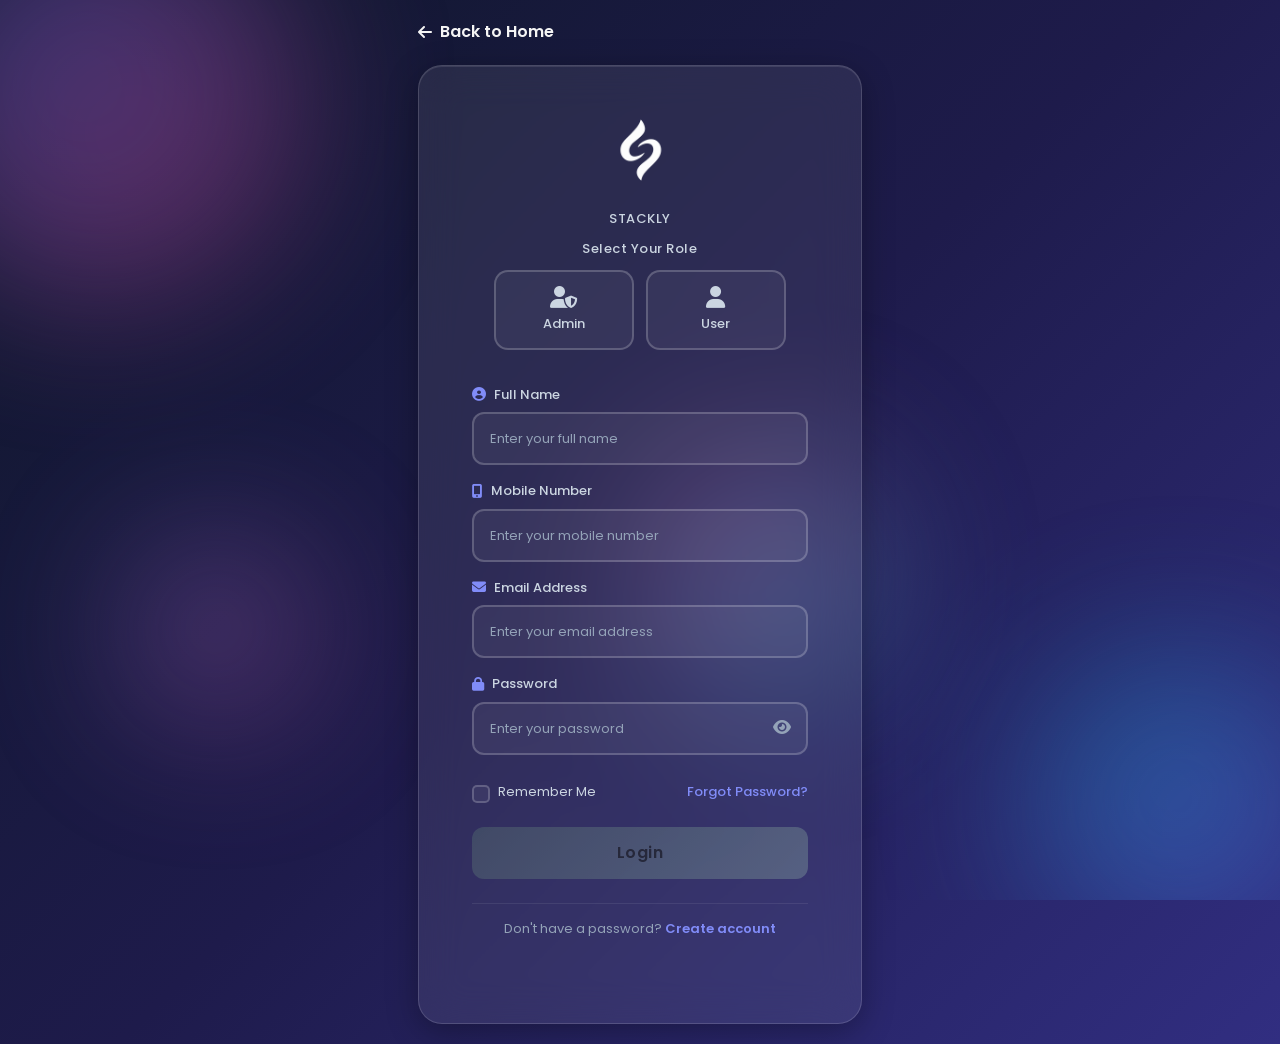
<file: login.html>
<!DOCTYPE html>
<html lang="en">
<head>
    <meta charset="UTF-8">
    <meta name="viewport" content="width=device-width, initial-scale=1.0">
    <title>Stackly - Login</title>
    <!-- Bootstrap 5 CSS -->
    <link href="https://cdn.jsdelivr.net/npm/bootstrap@5.3.2/dist/css/bootstrap.min.css" rel="stylesheet">
    <!-- Font Awesome -->
    <link rel="stylesheet" href="https://cdnjs.cloudflare.com/ajax/libs/font-awesome/6.5.1/css/all.min.css">
    <!-- Poppins Font -->
    <link href="https://fonts.googleapis.com/css2?family=Poppins:wght@300;400;500;600;700&display=swap" rel="stylesheet">
    <link rel="stylesheet" href="style.css">
<!-- <base target="_blank"> -->
</head>
<body>
    <!-- Animated Background -->
    <div class="bg-animation">
        <div class="bg-circle circle-1"></div>
        <div class="bg-circle circle-2"></div>
        <div class="bg-circle circle-3"></div>
        <div class="bg-circle circle-4"></div>
    </div>

    <div class="container login-container">
        <div class="row justify-content-center">
            <div class="col-lg-5 col-md-7 col-sm-10">
                <!-- Login Card -->

<!-- Back to Home -->
<div class="back-home">
    <a href="index.html" class="back-home-btn">
        <i class="fas fa-arrow-left"></i> Back to Home
    </a>
</div>




                <div class="login-card" id="loginCard">
                    <!-- Logo Section -->
                    <div class="logo-section text-center">
                        <div class="logo-wrapper">
                          <div class="logo-wrapper">
    <img src="logo.webp" alt="Stackly Logo" class="logo-img">
</div>

                    <!-- Role Selection -->
                    <div class="role-selection">
                                          <h1>      <p class="role-label">STACKLY</p></h1>

                        <p class="role-label">Select Your Role</p>
                        <div class="role-buttons">
                            <button type="button" class="role-btn" data-role="admin" id="adminBtn">
                                <i class="fas fa-user-shield"></i>
                                <span>Admin</span>
                            </button>
                            <button type="button" class="role-btn" data-role="user" id="userBtn">
                                <i class="fas fa-user"></i>
                                <span>User</span>
                            </button>
                        </div>
                        <p class="role-error" id="roleError">Please select a role to continue</p>
                    </div>

                    <!-- Login Form -->
                    <form id="loginForm" novalidate>
                        <!-- Name Field -->
                        <div class="form-group mb-3">
                            <label for="nameInput" class="form-label">
                                <i class="fas fa-user-circle me-2"></i>Full Name
                            </label>
                            <div class="input-wrapper">
                                <input type="text" class="form-control" id="nameInput" placeholder="Enter your full name" autocomplete="off">
                                <span class="input-icon"><i class="fas fa-check-circle"></i></span>
                            </div>
                            <div class="invalid-feedback" id="nameError">Only letters are allowed (no numbers or special characters).</div>
                        </div>

                        <!-- Mobile Number Field -->
                        <div class="form-group mb-3">
                            <label for="mobileInput" class="form-label">
                                <i class="fas fa-mobile-alt me-2"></i>Mobile Number
                            </label>
                            <div class="input-wrapper">
<input
    type="tel"
    class="form-control"
    id="mobileInput"
    placeholder="Enter your mobile number"
    maxlength="10"
    inputmode="numeric"
    autocomplete="off">                                <span class="input-icon"><i class="fas fa-check-circle"></i></span>
                            </div>
                            <div class="invalid-feedback" id="mobileError">Only numbers are allowed.</div>
                        </div>






<!-- Email Field -->
<div class="form-group mb-3">
    <label for="emailInput" class="form-label">
        <i class="fas fa-envelope me-2"></i>Email Address
    </label>

    <div class="input-wrapper">
        <input
            type="email"
            class="form-control"
            id="emailInput"
            placeholder="Enter your email address"
            autocomplete="off">

        <span class="input-icon">
            <i class="fas fa-check-circle"></i>
        </span>
    </div>

    <div class="invalid-feedback" id="emailError">
        Please enter a valid email address.
    </div>
</div>














                        <!-- Password Field -->
                        <div class="form-group mb-3">
                            <label for="passwordInput" class="form-label">
                                <i class="fas fa-lock me-2"></i>Password
                            </label>
                            <div class="input-wrapper">
                                <input type="password" class="form-control" id="passwordInput" placeholder="Enter your password" autocomplete="off">
                                <button type="button" class="toggle-password" id="togglePassword">
                                    <i class="fas fa-eye"></i>
                                </button>
                            </div>
                            <!-- Password Validation Box -->
                            <div class="password-validation" id="passwordValidation">
                                <div class="validation-item" id="valLength">
                                    <i class="fas fa-circle"></i><span>At least 8 characters</span>
                                </div>
                                <div class="validation-item" id="valUpper">
                                    <i class="fas fa-circle"></i><span>One uppercase letter</span>
                                </div>
                                <div class="validation-item" id="valLower">
                                    <i class="fas fa-circle"></i><span>One lowercase letter</span>
                                </div>
                                <div class="validation-item" id="valNumber">
                                    <i class="fas fa-circle"></i><span>One number</span>
                                </div>
                                <div class="validation-item" id="valSpecial">
                                    <i class="fas fa-circle"></i><span>One special character</span>
                                </div>
                            </div>
                        </div>

                        <!-- Remember Me & Forgot Password -->
                        <div class="form-options d-flex justify-content-between align-items-center mb-4">
                            <div class="remember-me">
                                <input type="checkbox" class="form-check-input" id="rememberMe">
                                <label class="form-check-label" for="rememberMe">Remember Me</label>
                            </div>
<a href="404.html"
   class="forgot-password"
   onclick="window.location.href='404.html'; return false;">
    Forgot Password?
</a>  </div>

                        <!-- Login Button -->
                        <button type="submit" class="btn btn-login" id="loginBtn" disabled>
                            <span class="btn-text">Login</span>
                            <span class="btn-loader">
                                <i class="fas fa-spinner fa-spin"></i>
                            </span>
                        </button>
                    </form>

                    <!-- Create Password Link -->
                    <div class="create-password-section text-center mt-4">
                        <p>Don't have a password? <a href="sig.html" class="create-password-link">Create account</a></p>
                    </div>
                </div>
            </div>
        </div>
    </div>

    <!-- Bootstrap JS -->
    <script src="https://cdn.jsdelivr.net/npm/bootstrap@5.3.2/dist/js/bootstrap.bundle.min.js"></script>
    <script src="script.js"></script>
</body>
</html>
</file>
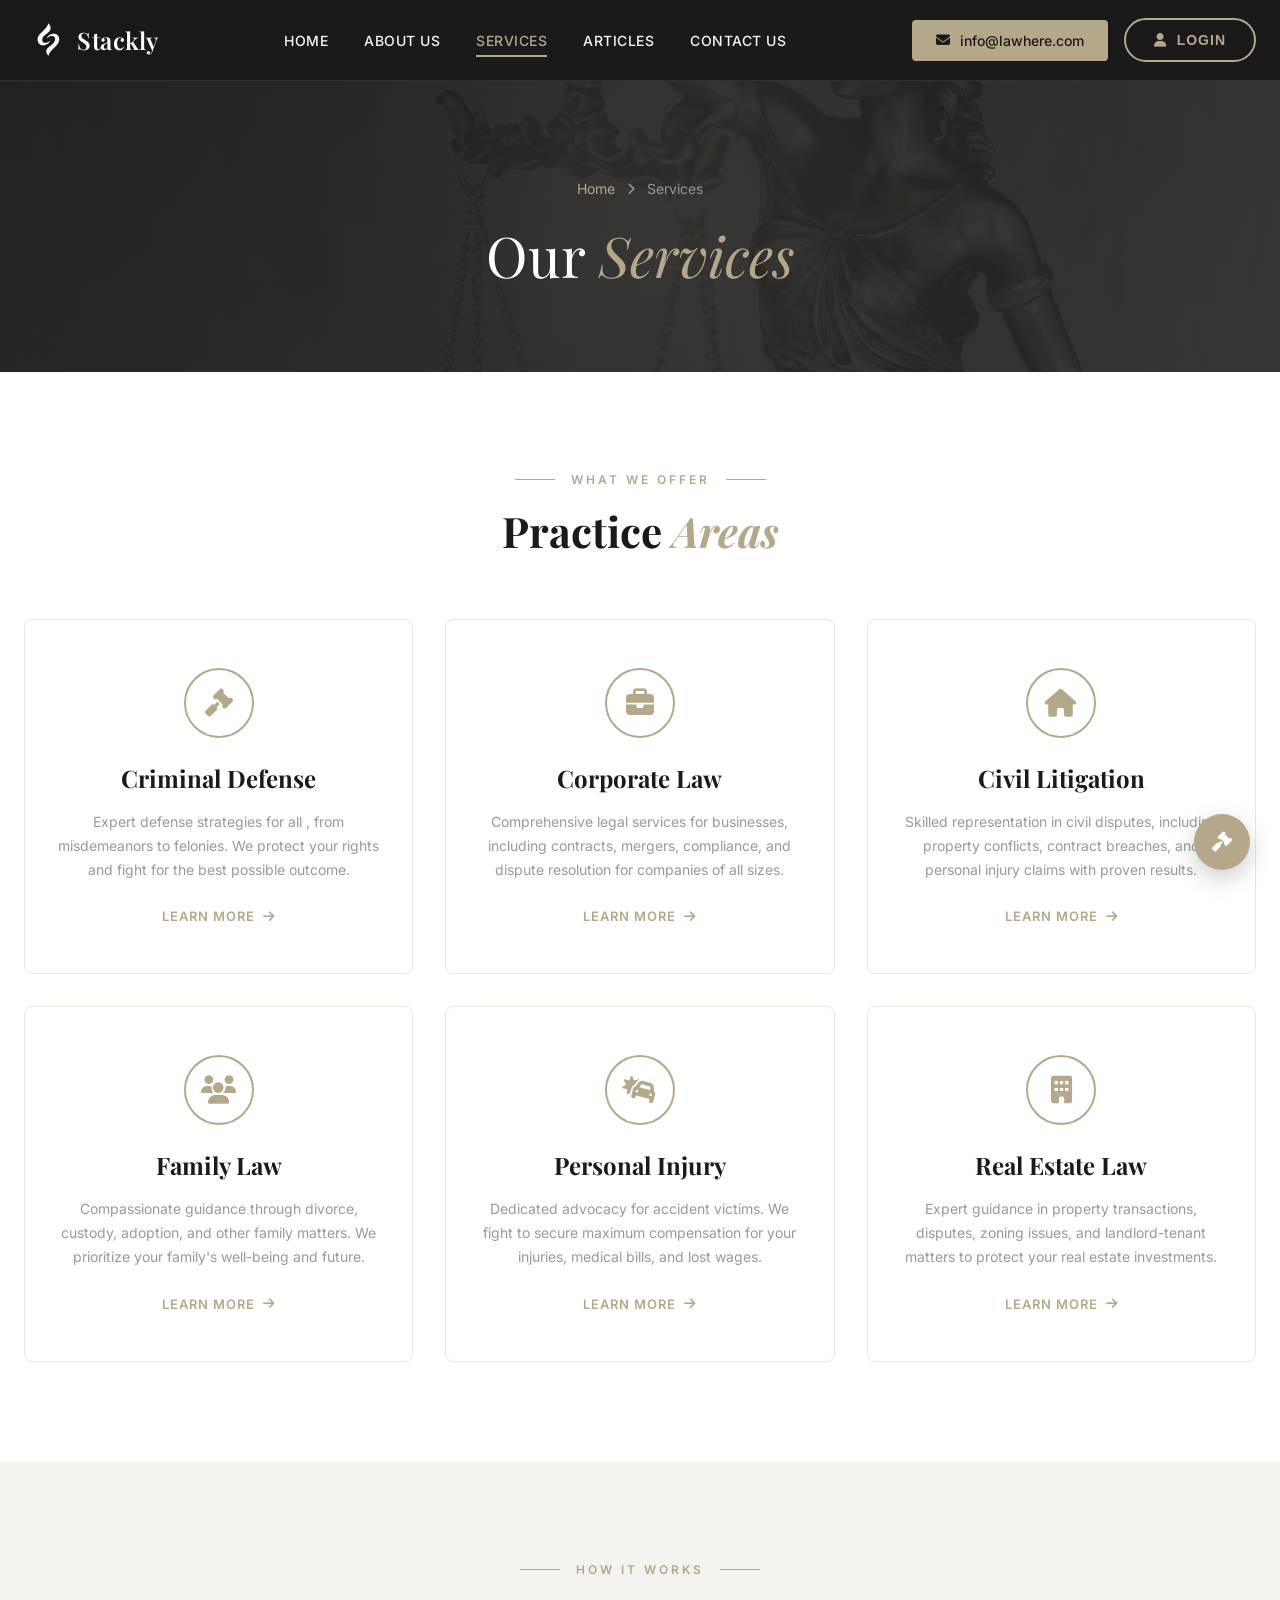
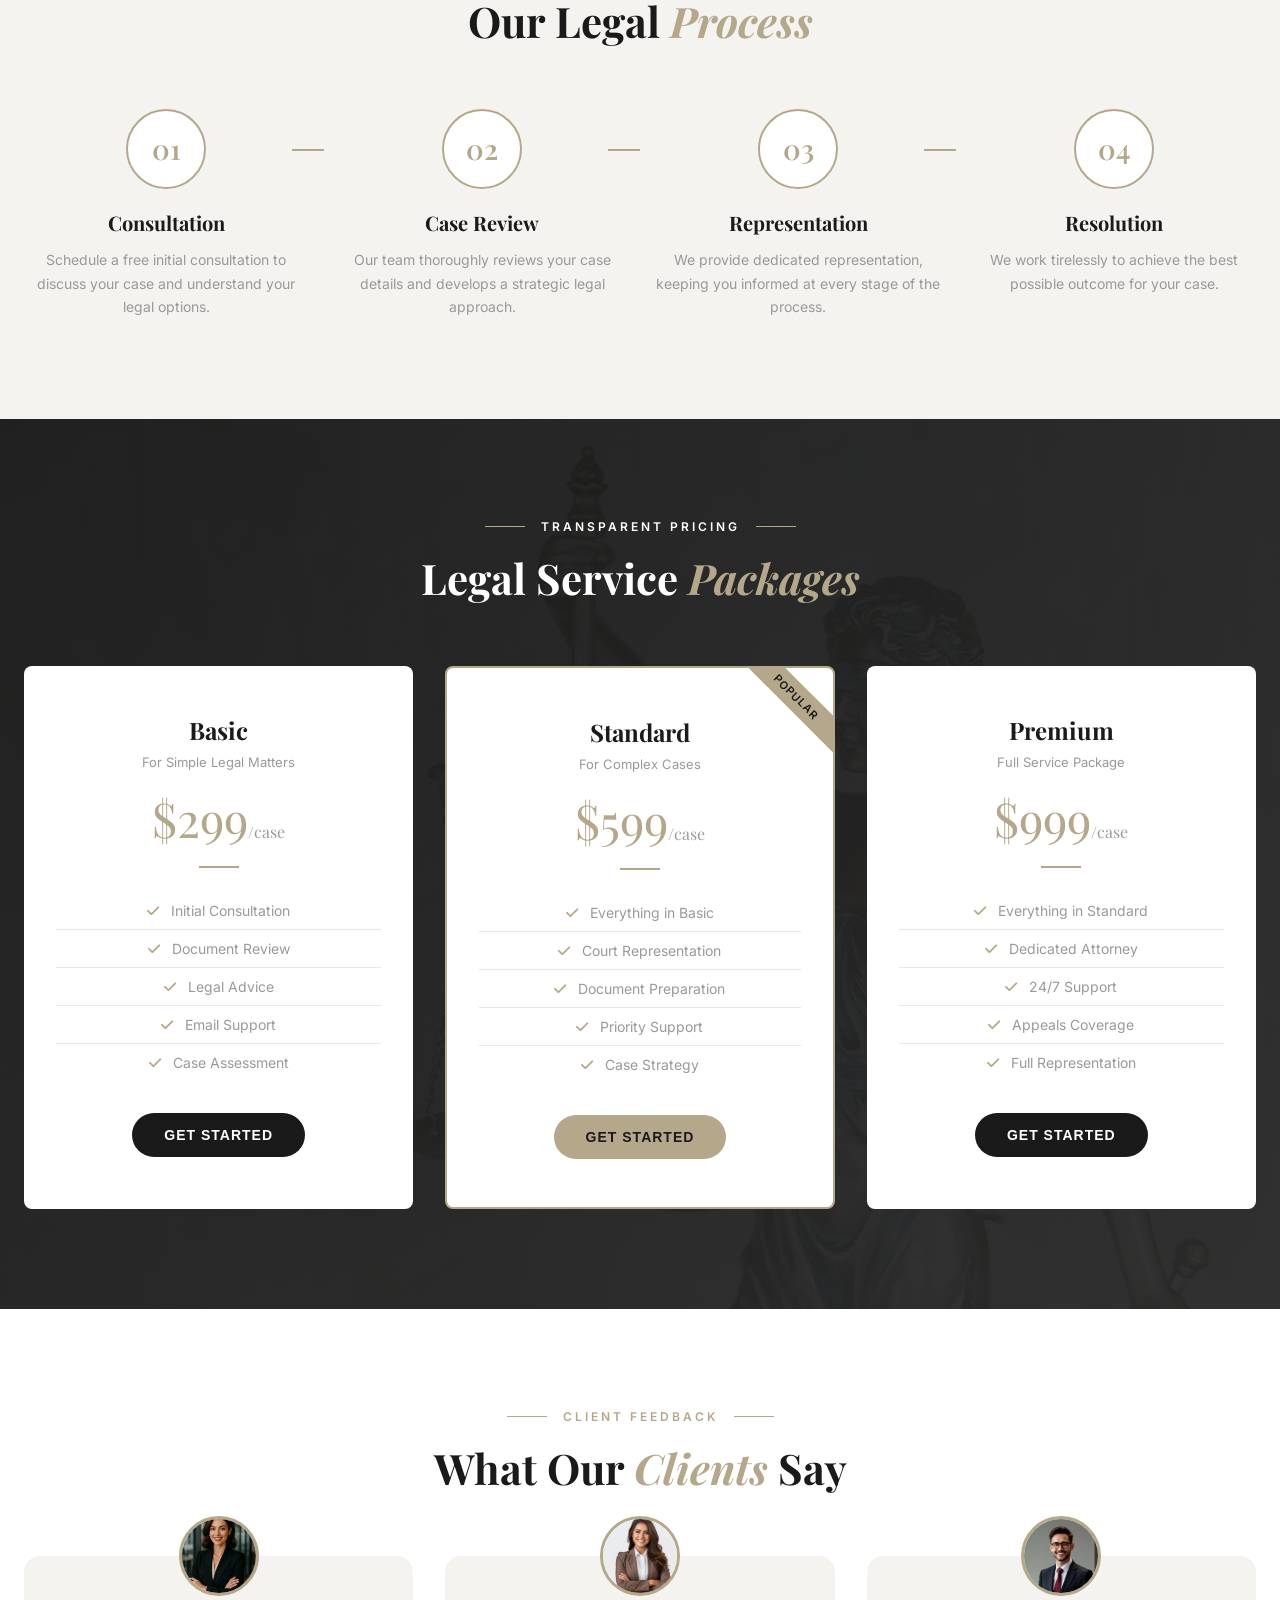
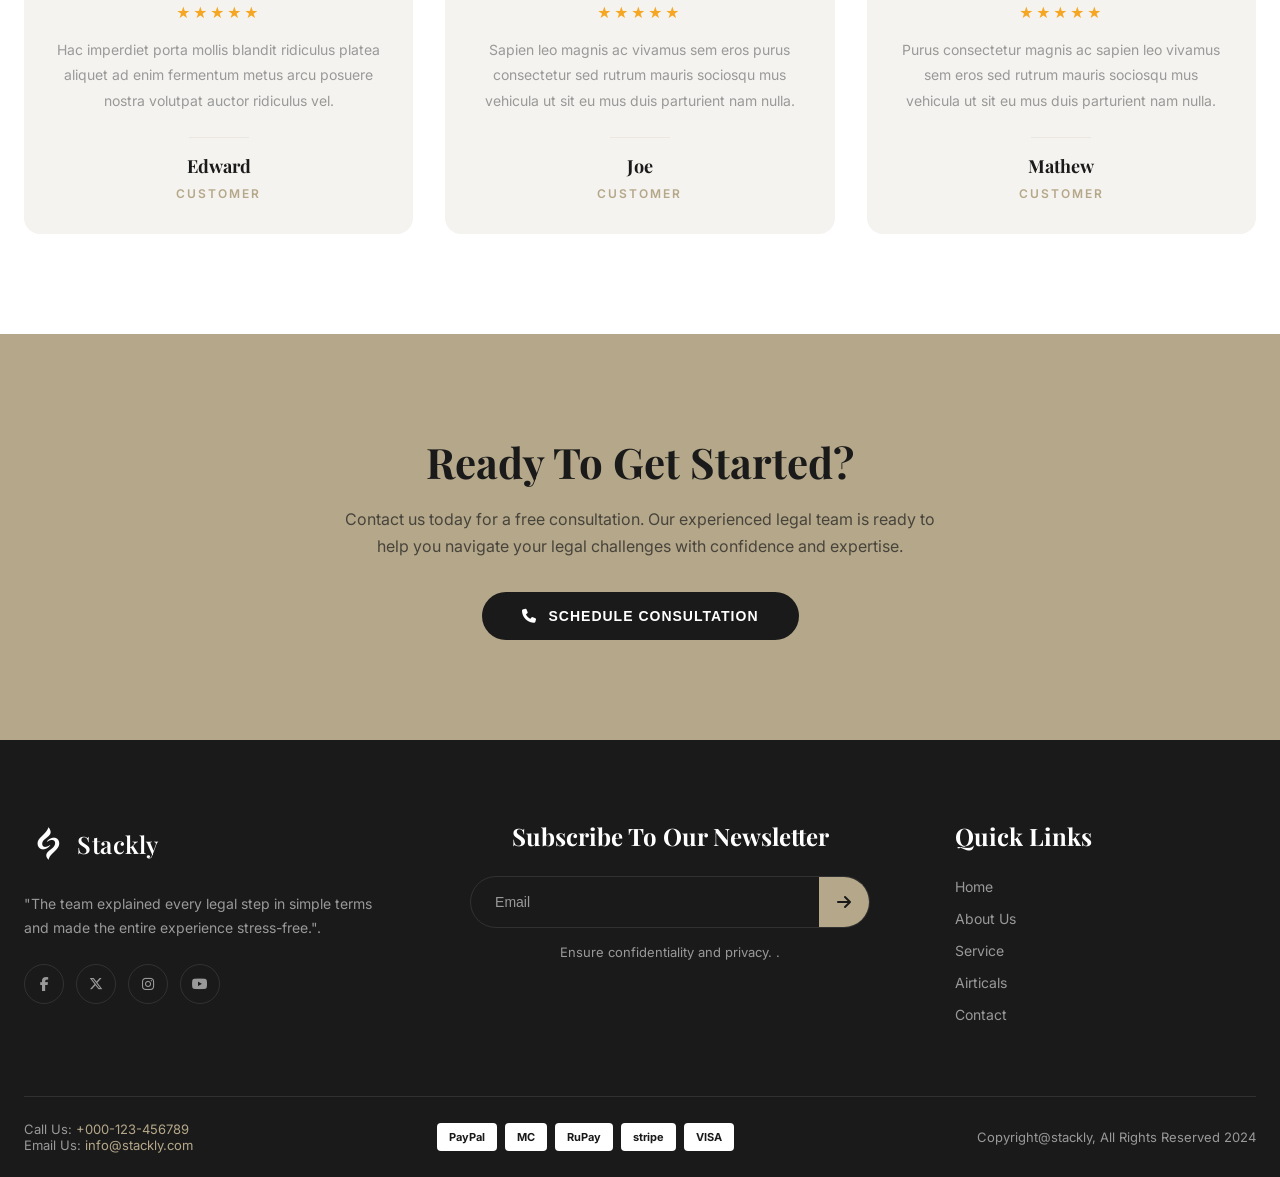
<file: service.html>
<!DOCTYPE html>
<html lang="en">
<head>
    <meta charset="UTF-8">
    <meta name="viewport" content="width=device-width, initial-scale=1.0">
    <title>Services | Lawhere - Expert Legal Representation</title>
    <link href="https://fonts.googleapis.com/css2?family=Playfair+Display:ital,wght@0,400;0,500;0,600;0,700;1,400&family=Inter:wght@300;400;500;600;700&display=swap" rel="stylesheet">
    <link rel="stylesheet" href="https://cdnjs.cloudflare.com/ajax/libs/font-awesome/6.5.1/css/all.min.css">
    <style>
        :root {
            --gold: #b5a88a;
            --gold-dark: #9a8e72;
            --gold-light: #d4c9b0;
            --dark: #1a1a1a;
            --dark-light: #2a2a2a;
            --dark-lighter: #3a3a3a;
            --text-light: #f5f5f5;
            --text-muted: #999;
            --white: #ffffff;
            --cream: #f5f3ef;
            --cream-dark: #ebe7e0;
            --border: rgba(255,255,255,0.1);
            --transition: all 0.4s cubic-bezier(0.4, 0, 0.2, 1);
        }
        * { margin: 0; padding: 0; box-sizing: border-box; }
        html { scroll-behavior: smooth; }
        body { font-family: 'Inter', sans-serif; color: var(--dark); overflow-x: hidden; background: var(--white); }
        h1, h2, h3, h4, h5, h6 { font-family: 'Playfair Display', serif; }
        a { text-decoration: none; color: inherit; }
        img { max-width: 100%; height: auto; display: block; }
        .container { max-width: 1280px; margin: 0 auto; padding: 0 24px; }

        /* ===== HEADER ===== */
        .header { position: fixed; top: 0; left: 0; right: 0; z-index: 1000; background: rgba(26,26,26,0.95); backdrop-filter: blur(20px); border-bottom: 1px solid var(--border); transition: var(--transition); }
        .header-inner { display: flex; align-items: center; justify-content: space-between; height: 80px; }
        .logo { display: flex; align-items: center; gap: 12px; transition: var(--transition); cursor: pointer; }
        .logo:hover { opacity: 0.85; transform: scale(1.02); }
        .logo-img { width: 48px; height: 48px; object-fit: contain; border-radius: 4px; }
        .logo-text { font-family: 'Playfair Display', serif; font-size: 24px; color: var(--white); font-weight: 500; letter-spacing: 0.5px; }
        .nav-desktop { display: flex; align-items: center; gap: 36px; }
        .nav-link { color: var(--text-light); font-size: 14px; font-weight: 500; letter-spacing: 0.5px; text-transform: uppercase; position: relative; padding: 8px 0; transition: var(--transition); cursor: pointer; }
        .nav-link:hover { color: var(--gold); }
        .nav-link::after { content: ''; position: absolute; bottom: 0; left: 0; width: 0; height: 2px; background: var(--gold); transition: var(--transition); }
        .nav-link:hover::after { width: 100%; }
        .nav-link.active { color: var(--gold); }
        .nav-link.active::after { width: 100%; }
        .btn-login {
            display: inline-flex; align-items: center; gap: 10px; background: transparent; color: var(--gold); padding: 12px 28px; border-radius: 50px; font-size: 14px; font-weight: 600; letter-spacing: 1px; text-transform: uppercase; border: 2px solid var(--gold); cursor: pointer; transition: var(--transition); position: relative; overflow: hidden;
        }
        .btn-login::before { content: ''; position: absolute; top: 0; left: -100%; width: 100%; height: 100%; background: var(--gold); transition: var(--transition); z-index: 0; }
        .btn-login:hover::before { left: 0; }
        .btn-login:hover { color: var(--dark); border-color: var(--gold); }
        .btn-login span, .btn-login i { position: relative; z-index: 1; transition: var(--transition); }
        .btn-login:hover i { transform: translateX(3px); }
        .btn-login:active { transform: scale(0.96); }
        .header-email { display: flex; align-items: center; gap: 10px; background: var(--gold); padding: 12px 24px; border-radius: 4px; color: var(--dark); font-size: 14px; font-weight: 500; transition: var(--transition); cursor: pointer; }
        .header-email:hover { background: var(--gold-dark); transform: translateY(-2px); }
        .mobile-toggle { display: none; flex-direction: column; gap: 5px; cursor: pointer; padding: 8px; }
        .mobile-toggle span { display: block; width: 24px; height: 2px; background: var(--white); transition: var(--transition); }

        /* PAGE BANNER */
        .page-banner { padding: 180px 0 80px; background: linear-gradient(135deg, rgba(26,26,26,0.95) 0%, rgba(42,42,42,0.9) 100%), url('law.webp') center/cover no-repeat; text-align: center; position: relative; }
        .page-banner::before { content: ''; position: absolute; top: 0; left: 0; right: 0; bottom: 0; background: radial-gradient(circle at 50% 50%, rgba(181,168,138,0.08) 0%, transparent 50%); }
        .page-banner-content { position: relative; z-index: 2; }
        .breadcrumb { display: flex; align-items: center; justify-content: center; gap: 12px; margin-bottom: 20px; }
        .breadcrumb a { color: var(--gold); font-size: 14px; transition: var(--transition); cursor: pointer; }
        .breadcrumb a:hover { color: var(--white); }
        .breadcrumb-sep { color: var(--text-muted); font-size: 12px; }
        .breadcrumb-current { color: var(--text-muted); font-size: 14px; }
        .page-title { font-family: 'Playfair Display', serif; font-size: 56px; color: var(--white); font-weight: 400; }
        .page-title span { color: var(--gold); font-style: italic; }

        /* SERVICES GRID */
        .services-section { padding: 100px 0; background: var(--white); }
        .services-grid { display: grid; grid-template-columns: repeat(3, 1fr); gap: 32px; margin-top: 60px; }
        .service-card { background: var(--white); border: 1px solid var(--cream-dark); border-radius: 8px; padding: 48px 32px; text-align: center; transition: var(--transition); cursor: pointer; position: relative; overflow: hidden; }
        .service-card:hover { border-color: var(--gold); transform: translateY(-8px); box-shadow: 0 20px 40px rgba(0,0,0,0.08); }
        .service-card::before { content: ''; position: absolute; top: 0; left: 0; width: 100%; height: 4px; background: var(--gold); transform: scaleX(0); transition: var(--transition); }
        .service-card:hover::before { transform: scaleX(1); }
        .service-icon { width: 70px; height: 70px; border: 2px solid var(--gold); border-radius: 50%; display: flex; align-items: center; justify-content: center; margin: 0 auto 24px; color: var(--gold); font-size: 28px; transition: var(--transition); }
        .service-card:hover .service-icon { background: var(--gold); color: var(--dark); }
        .service-title { font-family: 'Playfair Display', serif; font-size: 24px; color: var(--dark); margin-bottom: 16px; }
        .service-text { color: var(--text-muted); font-size: 14px; line-height: 1.7; margin-bottom: 24px; }
        .service-link { display: inline-flex; align-items: center; gap: 8px; color: var(--gold); font-size: 13px; font-weight: 600; text-transform: uppercase; letter-spacing: 1px; transition: var(--transition); }
        .service-link:hover { gap: 12px; color: var(--gold-dark); }

        /* PROCESS SECTION */
        .process-section { padding: 100px 0; background: var(--cream); }
        .process-grid { display: grid; grid-template-columns: repeat(4, 1fr); gap: 32px; margin-top: 60px; }
        .process-item { text-align: center; position: relative; }
        .process-item:not(:last-child)::after { content: ''; position: absolute; top: 40px; right: -16px; width: 32px; height: 2px; background: var(--gold); }
        .process-num { width: 80px; height: 80px; border: 2px solid var(--gold); border-radius: 50%; display: flex; align-items: center; justify-content: center; margin: 0 auto 20px; font-family: 'Playfair Display', serif; font-size: 28px; color: var(--gold); font-weight: 600; background: var(--white); }
        .process-title { font-family: 'Playfair Display', serif; font-size: 20px; color: var(--dark); margin-bottom: 12px; }
        .process-text { color: var(--text-muted); font-size: 14px; line-height: 1.7; }

        /* PRICING SECTION */
        .pricing-section { padding: 100px 0; background: linear-gradient(135deg, rgba(26,26,26,0.95) 0%, rgba(42,42,42,0.95) 100%), url('law.webp') center/cover no-repeat; }
        .pricing-section .section-label-text, .pricing-section .section-title { color: var(--white); }
        .pricing-section .section-title span { color: var(--gold); font-style: italic; }
        .pricing-grid { display: grid; grid-template-columns: repeat(3, 1fr); gap: 32px; margin-top: 60px; }
        .pricing-card { background: var(--white); border-radius: 8px; padding: 48px 32px; text-align: center; transition: var(--transition); cursor: pointer; position: relative; overflow: hidden; }
        .pricing-card:hover { transform: translateY(-8px); box-shadow: 0 20px 40px rgba(0,0,0,0.2); }
        .pricing-card.featured { border: 2px solid var(--gold); }
        .pricing-badge { position: absolute; top: 16px; right: -32px; background: var(--gold); color: var(--dark); padding: 6px 40px; font-size: 11px; font-weight: 600; text-transform: uppercase; letter-spacing: 1px; transform: rotate(45deg); }
        .pricing-name { font-family: 'Playfair Display', serif; font-size: 24px; color: var(--dark); margin-bottom: 8px; }
        .pricing-desc { color: var(--text-muted); font-size: 13px; margin-bottom: 24px; }
        .pricing-price { font-family: 'Playfair Display', serif; font-size: 48px; color: var(--gold); font-weight: 400; line-height: 1; margin-bottom: 8px; }
        .pricing-price span { font-size: 16px; color: var(--text-muted); }
        .pricing-divider { width: 40px; height: 2px; background: var(--gold); margin: 24px auto; }
        .pricing-features { list-style: none; margin-bottom: 32px; }
        .pricing-features li { padding: 10px 0; color: var(--text-muted); font-size: 14px; border-bottom: 1px solid var(--cream-dark); }
        .pricing-features li:last-child { border-bottom: none; }
        .pricing-features li i { color: var(--gold); margin-right: 8px; }
        .pricing-btn { display: inline-flex; align-items: center; gap: 10px; background: var(--dark); color: var(--white); padding: 14px 32px; border-radius: 50px; font-size: 14px; font-weight: 600; letter-spacing: 1px; text-transform: uppercase; border: none; cursor: pointer; transition: var(--transition); }
        .pricing-btn:hover { background: var(--gold); color: var(--dark); }
        .pricing-card.featured .pricing-btn { background: var(--gold); color: var(--dark); }
        .pricing-card.featured .pricing-btn:hover { background: var(--dark); color: var(--white); }

        /* TESTIMONIALS */
        .testimonials { padding: 100px 0; background: var(--white); }
        .testimonials-grid { display: grid; grid-template-columns: repeat(3, 1fr); gap: 32px; margin-top: 60px; }
        .testimonial-card { background: var(--cream); border-radius: 16px; padding: 48px 32px 32px; text-align: center; position: relative; transition: var(--transition); cursor: pointer; }
        .testimonial-card:hover { transform: translateY(-8px); box-shadow: 0 20px 40px rgba(0,0,0,0.1); }
        .testimonial-avatar { width: 80px; height: 80px; border-radius: 50%; border: 3px solid var(--gold); position: absolute; top: -40px; left: 50%; transform: translateX(-50%); object-fit: cover; }
        .testimonial-stars { color: #f5a623; font-size: 14px; margin-bottom: 16px; letter-spacing: 2px; }
        .testimonial-text { color: var(--text-muted); font-size: 14px; line-height: 1.8; margin-bottom: 24px; }
        .testimonial-divider { width: 60px; height: 1px; background: var(--cream-dark); margin: 0 auto 16px; }
        .testimonial-name { font-family: 'Playfair Display', serif; font-size: 18px; color: var(--dark); margin-bottom: 4px; }
        .testimonial-role { font-size: 12px; color: var(--gold); font-weight: 600; letter-spacing: 2px; text-transform: uppercase; }

        /* CTA */
        .cta-section { padding: 100px 0; background: var(--gold); text-align: center; }
        .cta-title { font-family: 'Playfair Display', serif; font-size: 42px; color: var(--dark); margin-bottom: 16px; }
        .cta-text { color: rgba(26,26,26,0.7); font-size: 16px; line-height: 1.7; margin-bottom: 32px; max-width: 600px; margin-left: auto; margin-right: auto; }
        .cta-btn { display: inline-flex; align-items: center; gap: 12px; background: var(--dark); color: var(--white); padding: 16px 40px; border-radius: 50px; font-size: 14px; font-weight: 600; letter-spacing: 1px; text-transform: uppercase; border: none; cursor: pointer; transition: var(--transition); }
        .cta-btn:hover { background: var(--white); color: var(--dark); transform: translateY(-2px); }

        /* FOOTER */
        .footer { background: var(--dark); padding: 80px 0 0; }
        .footer-grid { display: grid; grid-template-columns: 1.2fr 1.5fr 1fr; gap: 60px; padding-bottom: 60px; border-bottom: 1px solid var(--border); }
        .footer-brand .logo { margin-bottom: 24px; }
        .footer-brand-text { color: var(--text-muted); font-size: 14px; line-height: 1.7; margin-bottom: 24px; }
        .footer-social { display: flex; gap: 12px; }
        .footer-social-link { width: 40px; height: 40px; border: 1px solid var(--border); border-radius: 50%; display: flex; align-items: center; justify-content: center; color: var(--text-muted); font-size: 14px; transition: var(--transition); cursor: pointer; }
        .footer-social-link:hover { background: var(--gold); border-color: var(--gold); color: var(--dark); }
        .footer-newsletter-title { font-family: 'Playfair Display', serif; font-size: 24px; color: var(--white); margin-bottom: 24px; text-align: center; }
        .footer-newsletter-form { display: flex; max-width: 400px; margin: 0 auto 16px; border: 1px solid var(--border); border-radius: 50px; overflow: hidden; }
        .footer-newsletter-input { flex: 1; padding: 16px 24px; background: transparent; border: none; color: var(--white); font-size: 14px; outline: none; }
        .footer-newsletter-input::placeholder { color: var(--text-muted); }
        .footer-newsletter-btn { width: 50px; height: 50px; background: var(--gold); border: none; color: var(--dark); font-size: 16px; cursor: pointer; transition: var(--transition); display: flex; align-items: center; justify-content: center; }
        .footer-newsletter-btn:hover { background: var(--gold-dark); }
        .footer-newsletter-text { text-align: center; color: var(--text-muted); font-size: 13px; }
        .footer-links-title { font-family: 'Playfair Display', serif; font-size: 24px; color: var(--white); margin-bottom: 24px; }
        .footer-links-list { list-style: none; }
        .footer-links-list li { margin-bottom: 12px; }
        .footer-links-list a { color: var(--text-muted); font-size: 14px; transition: var(--transition); cursor: pointer; }
        .footer-links-list a:hover { color: var(--gold); padding-left: 8px; }
        .footer-bottom { display: flex; align-items: center; justify-content: space-between; padding: 24px 0; }
        .footer-bottom-left { color: var(--text-muted); font-size: 13px; }
        .footer-bottom-left a { color: var(--gold); transition: var(--transition); }
        .footer-bottom-left a:hover { color: var(--white); }
        .footer-payments { display: flex; gap: 8px; }
        .footer-payment-icon { height: 28px; background: var(--white); border-radius: 4px; padding: 4px 12px; display: flex; align-items: center; font-size: 11px; font-weight: 700; color: var(--dark); }
        .footer-copyright { color: var(--text-muted); font-size: 13px; }

        /* SECTION LABEL */
        .section-label { display: flex; align-items: center; justify-content: center; gap: 16px; margin-bottom: 16px; }
        .section-label-line { width: 40px; height: 1px; background: var(--gold); }
        .section-label-text { color: var(--gold); font-size: 12px; font-weight: 600; letter-spacing: 3px; text-transform: uppercase; }
        .section-title { font-family: 'Playfair Display', serif; font-size: 42px; text-align: center; color: var(--dark); margin-bottom: 16px; }
        .section-title span { color: var(--gold); font-style: italic; }

        /* FLOATING BUTTON */
        .float-btn { position: fixed; bottom: 30px; right: 30px; width: 56px; height: 56px; background: var(--gold); border-radius: 50%; display: flex; align-items: center; justify-content: center; color: var(--white); font-size: 20px; box-shadow: 0 8px 24px rgba(0,0,0,0.2); z-index: 999; transition: var(--transition); cursor: pointer; border: none; }
        .float-btn:hover { background: var(--gold-dark); transform: translateY(-4px); }

        /* MOBILE MENU */
        .mobile-menu { position: fixed; top: 0; right: -100%; width: 100%; max-width: 400px; height: 100vh; background: var(--dark); z-index: 1001; padding: 100px 40px 40px; transition: var(--transition); overflow-y: auto; }
        .mobile-menu.active { right: 0; }
        .mobile-menu-close { position: absolute; top: 24px; right: 24px; width: 40px; height: 40px; border: 1px solid var(--border); border-radius: 50%; display: flex; align-items: center; justify-content: center; color: var(--white); font-size: 18px; cursor: pointer; transition: var(--transition); }
        .mobile-menu-close:hover { background: var(--gold); border-color: var(--gold); color: var(--dark); }
        .mobile-nav-link { display: block; padding: 16px 0; color: var(--white); font-size: 18px; font-weight: 500; border-bottom: 1px solid var(--border); transition: var(--transition); cursor: pointer; }
        .mobile-nav-link:hover { color: var(--gold); padding-left: 12px; }
        .mobile-overlay { position: fixed; top: 0; left: 0; right: 0; bottom: 0; background: rgba(0,0,0,0.6); z-index: 1000; opacity: 0; visibility: hidden; transition: var(--transition); }
        .mobile-overlay.active { opacity: 1; visibility: visible; }

        /* ALERT */
        .alert-overlay { position: fixed; top: 0; left: 0; right: 0; bottom: 0; background: rgba(0,0,0,0.5); z-index: 2000; display: flex; align-items: center; justify-content: center; opacity: 0; visibility: hidden; transition: var(--transition); }
        .alert-overlay.active { opacity: 1; visibility: visible; }
        .alert-box { background: var(--white); padding: 40px; border-radius: 16px; text-align: center; max-width: 400px; width: 90%; transform: scale(0.9); transition: var(--transition); box-shadow: 0 20px 60px rgba(0,0,0,0.2); }
        .alert-overlay.active .alert-box { transform: scale(1); }
        .alert-icon { width: 60px; height: 60px; background: var(--gold); border-radius: 50%; display: flex; align-items: center; justify-content: center; margin: 0 auto 20px; color: var(--white); font-size: 24px; }
        .alert-title { font-family: 'Playfair Display', serif; font-size: 24px; color: var(--dark); margin-bottom: 12px; }
        .alert-text { color: var(--text-muted); font-size: 14px; line-height: 1.6; margin-bottom: 24px; }
        .alert-btn { background: var(--dark); color: var(--white); padding: 12px 32px; border-radius: 50px; font-size: 14px; font-weight: 600; border: none; cursor: pointer; transition: var(--transition); }
        .alert-btn:hover { background: var(--gold); color: var(--dark); }

        /* ANIMATIONS */
        .fade-in { opacity: 0; transform: translateY(30px); transition: opacity 0.8s ease, transform 0.8s ease; }
        .fade-in.visible { opacity: 1; transform: translateY(0); }

        /* RESPONSIVE */
        @media (max-width: 1024px) {
            .services-grid { grid-template-columns: repeat(2, 1fr); }
            .process-grid { grid-template-columns: repeat(2, 1fr); }
            .process-item::after { display: none; }
            .pricing-grid { grid-template-columns: repeat(2, 1fr); }
            .testimonials-grid { grid-template-columns: repeat(2, 1fr); }
            .footer-grid { grid-template-columns: 1fr 1fr; gap: 40px; }
        }
        @media (max-width: 768px) {
            .nav-desktop, .header-email { display: none; }
            .mobile-toggle { display: flex; }
            .page-title { font-size: 36px; }
            .services-grid { grid-template-columns: 1fr; }
            .process-grid { grid-template-columns: 1fr; }
            .pricing-grid { grid-template-columns: 1fr; }
            .testimonials-grid { grid-template-columns: 1fr; }
            .testimonial-card { margin-top: 50px; }
            .cta-title { font-size: 32px; }
            .footer-grid { grid-template-columns: 1fr; text-align: center; }
            .footer-social { justify-content: center; }
            .footer-bottom { flex-direction: column; gap: 16px; text-align: center; }
            .footer-payments { flex-wrap: wrap; justify-content: center; }
            .section-title { font-size: 32px; }
        }
        @media (max-width: 480px) {
            .page-title { font-size: 28px; }
            .cta-title { font-size: 26px; }
            .section-title { font-size: 26px; }
        }
        
         .logo{
    display:flex;
    align-items:center;
    gap:5px;
}

.logo-img{
    width:48px;
    height:48px;
    object-fit:contain;
}

.logo-text{
    font-family:'Playfair Display', serif;
    font-size:24px;
    font-weight:600;
    color:#fff;
    margin:0;
}
    </style>
<!-- <base target="_blank"> -->
</head>
<body>

    <!-- Header -->
    <header class="header">
        <div class="container">
            <div class="header-inner">
                                                      <a href="index.html" class="logo">
    <img src="logo.webp" alt="Starkly Logo" class="logo-img">
    <span class="logo-text">Stackly</span>
</a>
                <nav class="nav-desktop">
                    <a href="index.html" class="nav-link">Home</a>
                    <a href="about.html" class="nav-link">About Us</a>
                    <a href="service.html" class="nav-link active">Services</a>
                    <a href="airt.html" class="nav-link">Articles</a>
                    <a href="contact.html" class="nav-link">Contact Us</a>
                </nav>
                <div style="display:flex; align-items:center; gap:16px;">
                    <a class="header-email" onclick="goTo404()">
                        <i class="fas fa-envelope"></i>
                        <span>info@lawhere.com</span>
                    </a>
             <a href="login.html">      <button class="btn-login" onclick="goTo404()">
                        <i class="fas fa-user"></i>
                        <span>Login</span>
                    </button></a> 
                </div>
                <div class="mobile-toggle" onclick="toggleMobileMenu()">
                    <span></span>
                    <span></span>
                    <span></span>
                </div>
            </div>
        </div>
    </header>

    <!-- Mobile Menu -->
    <div class="mobile-overlay" onclick="toggleMobileMenu()"></div>
    <div class="mobile-menu" id="mobileMenu">
        <div class="mobile-menu-close" onclick="toggleMobileMenu()">
            <i class="fas fa-times"></i>
        </div>
        <a href="index.html" class="mobile-nav-link" onclick="toggleMobileMenu()">Home</a>
        <a href="about.html" class="mobile-nav-link" onclick="toggleMobileMenu()">About Us</a>
        <a href="service.html" class="mobile-nav-link" onclick="toggleMobileMenu()">Services</a>
        <a href="airt.html" class="mobile-nav-link" onclick="toggleMobileMenu()">Articles</a>
        <a href="contact.html" class="mobile-nav-link" onclick="toggleMobileMenu()">Contact Us</a>
        <div style="padding: 24px 0; border-top: 1px solid var(--border); margin-top: 16px;">
      <a href="login.html">  <button class="btn-login" style="width:100%; justify-content:center;" onclick="goTo404();toggleMobileMenu()">
                <i class="fas fa-user"></i>
                <span>Login</span>
            </button></a>    
        </div>
    </div>

    <!-- Page Banner -->
    <section class="page-banner">
        <div class="container">
            <div class="page-banner-content">
                <div class="breadcrumb">
                    <a href="index.html">Home</a>
                    <span class="breadcrumb-sep"><i class="fas fa-chevron-right"></i></span>
                    <span class="breadcrumb-current">Services</span>
                </div>
                <h1 class="page-title">Our <span>Services</span></h1>
            </div>
        </div>
    </section>

    <!-- Services Grid -->
    <section class="services-section">
        <div class="container">
            <div class="section-label">
                <span class="section-label-line"></span>
                <span class="section-label-text">What We Offer</span>
                <span class="section-label-line"></span>
            </div>
            <h2 class="section-title">Practice <span>Areas</span></h2>
            <div class="services-grid">
                <div class="service-card fade-in">
                    <div class="service-icon"><i class="fas fa-gavel"></i></div>
                    <h3 class="service-title">Criminal Defense</h3>
                    <p class="service-text">Expert defense strategies for all , from misdemeanors to felonies. We protect your rights and fight for the best possible outcome.</p>
                    <span class="service-link" onclick="goTo404()">Learn More <i class="fas fa-arrow-right"></i></span>
                </div>
                <div class="service-card fade-in">
                    <div class="service-icon"><i class="fas fa-briefcase"></i></div>
                    <h3 class="service-title">Corporate Law</h3>
                    <p class="service-text">Comprehensive legal services for businesses, including contracts, mergers, compliance, and dispute resolution for companies of all sizes.</p>
                    <span class="service-link" onclick="goTo404()">Learn More <i class="fas fa-arrow-right"></i></span>
                </div>
                <div class="service-card fade-in">
                    <div class="service-icon"><i class="fas fa-home"></i></div>
                    <h3 class="service-title">Civil Litigation</h3>
                    <p class="service-text">Skilled representation in civil disputes, including property conflicts, contract breaches, and personal injury claims with proven results.</p>
                    <span class="service-link" onclick="goTo404()">Learn More <i class="fas fa-arrow-right"></i></span>
                </div>
                <div class="service-card fade-in">
                    <div class="service-icon"><i class="fas fa-users"></i></div>
                    <h3 class="service-title">Family Law</h3>
                    <p class="service-text">Compassionate guidance through divorce, custody, adoption, and other family matters. We prioritize your family's well-being and future.</p>
                    <span class="service-link" onclick="goTo404()">Learn More <i class="fas fa-arrow-right"></i></span>
                </div>
                <div class="service-card fade-in">
                    <div class="service-icon"><i class="fas fa-car-crash"></i></div>
                    <h3 class="service-title">Personal Injury</h3>
                    <p class="service-text">Dedicated advocacy for accident victims. We fight to secure maximum compensation for your injuries, medical bills, and lost wages.</p>
                    <span class="service-link" onclick="goTo404()">Learn More <i class="fas fa-arrow-right"></i></span>
                </div>
                <div class="service-card fade-in">
                    <div class="service-icon"><i class="fas fa-building"></i></div>
                    <h3 class="service-title">Real Estate Law</h3>
                    <p class="service-text">Expert guidance in property transactions, disputes, zoning issues, and landlord-tenant matters to protect your real estate investments.</p>
                    <span class="service-link" onclick="goTo404()">Learn More <i class="fas fa-arrow-right"></i></span>
                </div>
            </div>
        </div>
    </section>

    <!-- Process Section -->
    <section class="process-section">
        <div class="container">
            <div class="section-label">
                <span class="section-label-line"></span>
                <span class="section-label-text">How It Works</span>
                <span class="section-label-line"></span>
            </div>
            <h2 class="section-title">Our Legal <span>Process</span></h2>
            <div class="process-grid">
                <div class="process-item fade-in">
                    <div class="process-num">01</div>
                    <h3 class="process-title">Consultation</h3>
                    <p class="process-text">Schedule a free initial consultation to discuss your case and understand your legal options.</p>
                </div>
                <div class="process-item fade-in">
                    <div class="process-num">02</div>
                    <h3 class="process-title">Case Review</h3>
                    <p class="process-text">Our team thoroughly reviews your case details and develops a strategic legal approach.</p>
                </div>
                <div class="process-item fade-in">
                    <div class="process-num">03</div>
                    <h3 class="process-title">Representation</h3>
                    <p class="process-text">We provide dedicated representation, keeping you informed at every stage of the process.</p>
                </div>
                <div class="process-item fade-in">
                    <div class="process-num">04</div>
                    <h3 class="process-title">Resolution</h3>
                    <p class="process-text">We work tirelessly to achieve the best possible outcome for your case.</p>
                </div>
            </div>
        </div>
    </section>

    <!-- Pricing Section -->
    <section class="pricing-section">
        <div class="container">
            <div class="section-label">
                <span class="section-label-line"></span>
                <span class="section-label-text">Transparent Pricing</span>
                <span class="section-label-line"></span>
            </div>
            <h2 class="section-title">Legal Service <span>Packages</span></h2>
            <div class="pricing-grid">
                <div class="pricing-card fade-in">
                    <h3 class="pricing-name">Basic</h3>
                    <p class="pricing-desc">For Simple Legal Matters</p>
                    <div class="pricing-price">$299<span>/case</span></div>
                    <div class="pricing-divider"></div>
                    <ul class="pricing-features">
                        <li><i class="fas fa-check"></i> Initial Consultation</li>
                        <li><i class="fas fa-check"></i> Document Review</li>
                        <li><i class="fas fa-check"></i> Legal Advice</li>
                        <li><i class="fas fa-check"></i> Email Support</li>
                        <li><i class="fas fa-check"></i> Case Assessment</li>
                    </ul>
                    <button class="pricing-btn" onclick="goTo404()">Get Started</button>
                </div>
                <div class="pricing-card featured fade-in">
                    <span class="pricing-badge">Popular</span>
                    <h3 class="pricing-name">Standard</h3>
                    <p class="pricing-desc">For Complex Cases</p>
                    <div class="pricing-price">$599<span>/case</span></div>
                    <div class="pricing-divider"></div>
                    <ul class="pricing-features">
                        <li><i class="fas fa-check"></i> Everything in Basic</li>
                        <li><i class="fas fa-check"></i> Court Representation</li>
                        <li><i class="fas fa-check"></i> Document Preparation</li>
                        <li><i class="fas fa-check"></i> Priority Support</li>
                        <li><i class="fas fa-check"></i> Case Strategy</li>
                    </ul>
                    <button class="pricing-btn" onclick="goTo404()">Get Started</button>
                </div>
                <div class="pricing-card fade-in">
                    <h3 class="pricing-name">Premium</h3>
                    <p class="pricing-desc">Full Service Package</p>
                    <div class="pricing-price">$999<span>/case</span></div>
                    <div class="pricing-divider"></div>
                    <ul class="pricing-features">
                        <li><i class="fas fa-check"></i> Everything in Standard</li>
                        <li><i class="fas fa-check"></i> Dedicated Attorney</li>
                        <li><i class="fas fa-check"></i> 24/7 Support</li>
                        <li><i class="fas fa-check"></i> Appeals Coverage</li>
                        <li><i class="fas fa-check"></i> Full Representation</li>
                    </ul>
                    <button class="pricing-btn" onclick="goTo404()">Get Started</button>
                </div>
            </div>
        </div>
    </section>

    <!-- Testimonials -->
    <section class="testimonials">
        <div class="container">
            <div class="section-label">
                <span class="section-label-line"></span>
                <span class="section-label-text">Client Feedback</span>
                <span class="section-label-line"></span>
            </div>
            <h2 class="section-title">What Our <span>Clients</span> Say</h2>
            <div class="testimonials-grid">
                <div class="testimonial-card fade-in">
                    <img class="testimonial-avatar" src="sarah2.webp" alt="Edward">
                    <div class="testimonial-stars">&#9733;&#9733;&#9733;&#9733;&#9733;</div>
                    <p class="testimonial-text">Hac imperdiet  porta mollis  blandit  ridiculus platea aliquet ad enim fermentum metus arcu posuere nostra volutpat auctor ridiculus vel.</p>
                    <div class="testimonial-divider"></div>
                    <h4 class="testimonial-name">Edward</h4>
                    <span class="testimonial-role">Customer</span>
                </div>
                <div class="testimonial-card fade-in">
                    <img class="testimonial-avatar" src="asha.webp" alt="Joe">
                    <div class="testimonial-stars">&#9733;&#9733;&#9733;&#9733;&#9733;</div>
                    <p class="testimonial-text">Sapien leo magnis ac vivamus sem eros purus consectetur sed rutrum mauris sociosqu mus vehicula ut sit eu mus duis parturient nam nulla.</p>
                    <div class="testimonial-divider"></div>
                    <h4 class="testimonial-name">Joe</h4>
                    <span class="testimonial-role">Customer</span>
                </div>
                <div class="testimonial-card fade-in">
                    <img class="testimonial-avatar" src="reddy.webp" alt="Mathew">
                    <div class="testimonial-stars">&#9733;&#9733;&#9733;&#9733;&#9733;</div>
                    <p class="testimonial-text">Purus consectetur magnis ac sapien leo vivamus sem eros sed rutrum mauris sociosqu mus vehicula ut sit eu mus duis parturient nam nulla.</p>
                    <div class="testimonial-divider"></div>
                    <h4 class="testimonial-name">Mathew</h4>
                    <span class="testimonial-role">Customer</span>
                </div>
            </div>
        </div>
    </section>

    <!-- CTA -->
    <section class="cta-section">
        <div class="container">
            <h2 class="cta-title">Ready To Get Started?</h2>
            <p class="cta-text">Contact us today for a free consultation. Our experienced legal team is ready to help you navigate your legal challenges with confidence and expertise.</p>
            <button class="cta-btn" onclick="goTo404()">
                <i class="fas fa-phone"></i>
                Schedule Consultation
            </button>
        </div>
    </section>

    <!-- Footer -->
    <footer class="footer">
        <div class="container">
            <div class="footer-grid">
                <div class="footer-brand">
                    <a href="index.html" class="logo">
    <img src="logo.webp" alt="Starkly Logo" class="logo-img">
    <span class="logo-text">Stackly</span>
</a>
                    <p class="footer-brand-text">"The team explained every legal step in simple terms and made the entire experience stress-free.".</p>
                    <div class="footer-social">
                        <a class="footer-social-link" onclick="goTo404()"><i class="fab fa-facebook-f"></i></a>
                        <a class="footer-social-link" onclick="goTo404()"><i class="fab fa-x-twitter"></i></a>
                        <a class="footer-social-link" onclick="goTo404()"><i class="fab fa-instagram"></i></a>
                        <a class="footer-social-link" onclick="goTo404()"><i class="fab fa-youtube"></i></a>
                    </div>
                </div>
                <div class="footer-newsletter">
                    <h3 class="footer-newsletter-title">Subscribe To Our Newsletter</h3>
                    <form id="newsletterForm" onsubmit="handleNewsletterSubmit(event)">
                        <div class="footer-newsletter-form">
                            <input type="email" class="footer-newsletter-input" id="newsletterEmail" required placeholder="Email">
                            <button type="submit" class="footer-newsletter-btn"><i class="fas fa-arrow-right"></i></button>
                        </div>
                    </form>
                    <p class="footer-newsletter-text">Ensure confidentiality and privacy. .</p>
                </div>
                <div class="footer-links">
                    <h3 class="footer-links-title">Quick Links</h3>
                    <ul class="footer-links-list">
                        <li><a href="index.html">Home</a></li>
                        <li><a href="about.html">About Us</a></li>
                        <li><a href="service.html">Service</a></li>
                        <li><a href="airt.html">Airticals</a></li>
                        <li><a href="contact.html">Contact</a></li>
                    </ul>
                </div>

                
            </div>
            <div class="footer-bottom">
                <div class="footer-bottom-left">
                    Call Us: <a onclick="goTo404()">+000-123-456789</a><br>
                    Email Us: <a onclick="goTo404()">info@stackly.com</a>
                </div>
                <div class="footer-payments">
                    <div class="footer-payment-icon">PayPal</div>
                    <div class="footer-payment-icon">MC</div>
                    <div class="footer-payment-icon">RuPay</div>
                    <div class="footer-payment-icon">stripe</div>
                    <div class="footer-payment-icon">VISA</div>
                </div>
                <div class="footer-copyright">
                    Copyright@stackly, All Rights Reserved 2024
                </div>
            </div>
        </div>
    </footer>

    <button class="float-btn" onclick="goTo404()"><i class="fas fa-gavel"></i></button>

    <!-- Alert Modal -->
    <div class="alert-overlay" id="alertOverlay">
        <div class="alert-box">
            <div class="alert-icon"><i class="fas fa-check"></i></div>
            <h3 class="alert-title" id="alertTitle">Success!</h3>
            <p class="alert-text" id="alertText">Thank you! Your submission has been received successfully.</p>
            <button class="alert-btn" onclick="closeAlert()">OK</button>
        </div>
    </div>

    <script>
        function toggleMobileMenu() {
            document.getElementById('mobileMenu').classList.toggle('active');
            document.querySelector('.mobile-overlay').classList.toggle('active');
            document.body.style.overflow = document.getElementById('mobileMenu').classList.contains('active') ? 'hidden' : '';
        }
        function goTo404() { window.location.href = '404.html'; }
        function showAlert(message, title) {
            document.getElementById('alertTitle').textContent = title || 'Success!';
            document.getElementById('alertText').textContent = message || 'Thank you! Your submission has been received successfully.';
            document.getElementById('alertOverlay').classList.add('active');
        }
        function closeAlert() { document.getElementById('alertOverlay').classList.remove('active'); }
        function handleNewsletterSubmit(e) {
            e.preventDefault();
            const email = document.getElementById('newsletterEmail').value.trim();
            if (!email) { showAlert('Please enter your email address.', 'Error'); return; }
            const emailRegex = /^[^\s@]+@[^\s@]+\.[^\s@]+$/;
            if (!emailRegex.test(email)) { showAlert('Please enter a valid email address.', 'Error'); return; }
            showAlert('Thank you! Your subscription has been received successfully.', 'Success!');
            setTimeout(function() { window.location.href = '404.html'; }, 2000);
        }
        const observerOptions = { threshold: 0.1, rootMargin: '0px 0px -50px 0px' };
        const observer = new IntersectionObserver((entries) => {
            entries.forEach(entry => { if (entry.isIntersecting) entry.target.classList.add('visible'); });
        }, observerOptions);
        document.querySelectorAll('.fade-in').forEach(el => observer.observe(el));
        window.addEventListener('scroll', () => {
            const header = document.querySelector('.header');
            if (window.scrollY > 50) header.style.boxShadow = '0 4px 20px rgba(0,0,0,0.3)';
            else header.style.boxShadow = 'none';
        });
        document.getElementById('alertOverlay').addEventListener('click', function(e) { if (e.target === this) closeAlert(); });
        document.addEventListener('keydown', function(e) { if (e.key === 'Escape') closeAlert(); });
    </script>
</body>
</html>
</file>
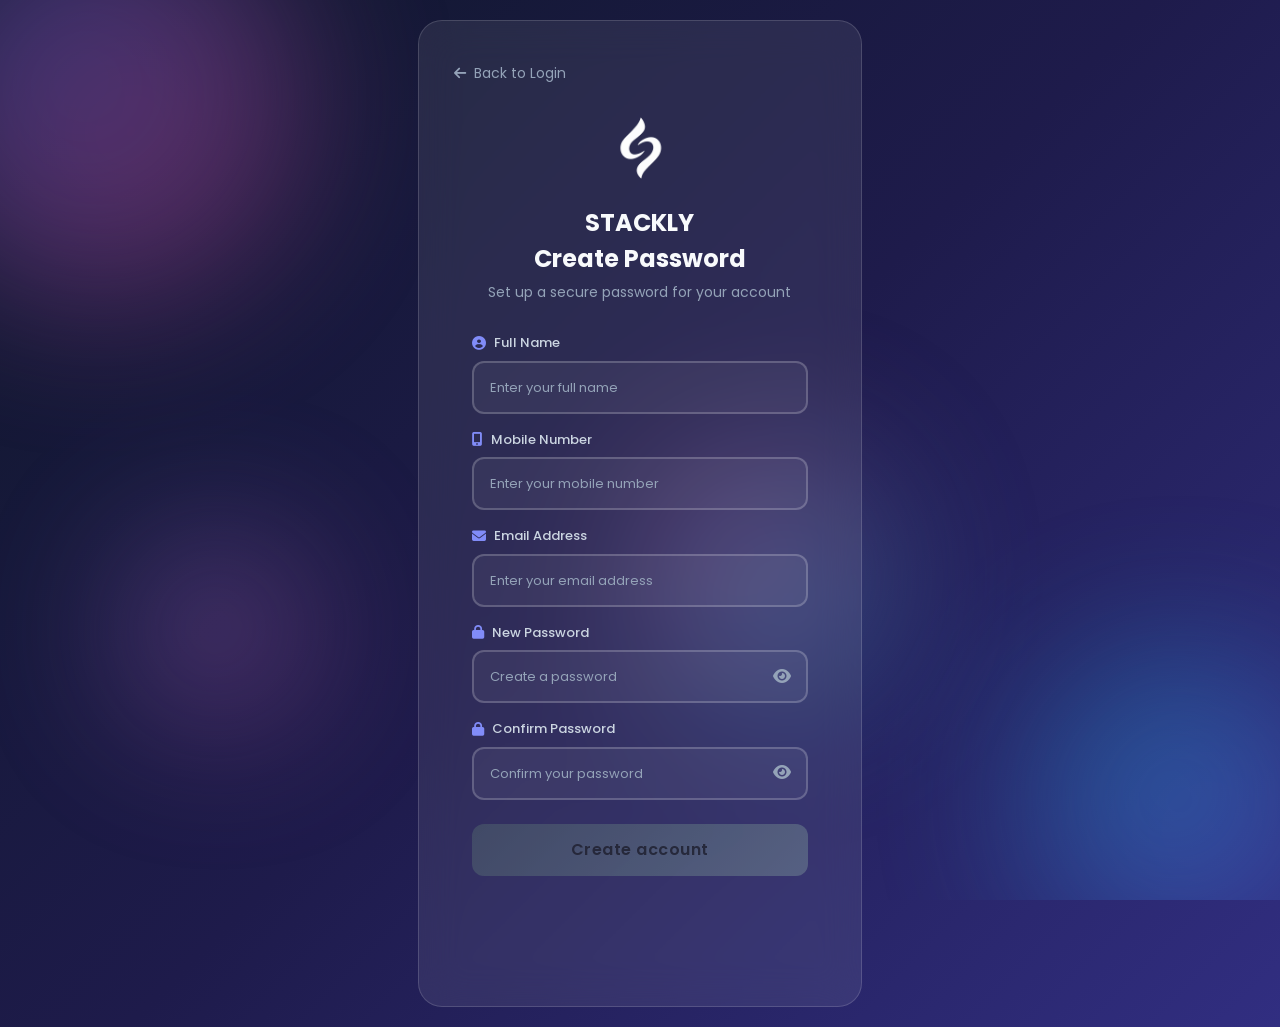
<file: sig.html>
<!DOCTYPE html>
<html lang="en">
<head>
    <meta charset="UTF-8">
    <meta name="viewport" content="width=device-width, initial-scale=1.0">
    <title>Stackly - Create Password</title>
    <link href="https://cdn.jsdelivr.net/npm/bootstrap@5.3.2/dist/css/bootstrap.min.css" rel="stylesheet">
    <link rel="stylesheet" href="https://cdnjs.cloudflare.com/ajax/libs/font-awesome/6.5.1/css/all.min.css">
    <link href="https://fonts.googleapis.com/css2?family=Poppins:wght@300;400;500;600;700&display=swap" rel="stylesheet">
    <link rel="stylesheet" href="style.css">
    <style>
        .create-password-card {
            background: var(--bg-card);
            backdrop-filter: blur(20px);
            -webkit-backdrop-filter: blur(20px);
            border: 1px solid var(--bg-card-border);
            border-radius: 24px;
            padding: 40px 35px;
            box-shadow: 0 8px 32px rgba(0, 0, 0, 0.3), inset 0 1px 0 rgba(  fbdv  xdgvdgbgbvn);
            animation: cardAppear 0.8s ease-out;
        }
        .create-password-card:hover {
            box-shadow: 0 12px 48px rgba(0, 0, 0, 0.4), var(--shadow-glow), inset 0 1px 0 rgba(255, 255, 255, 0.15);
            transform: translateY(-5px);
            transition: 0.5s ease;
        }
        .back-link {
            display: inline-flex;
            align-items: center;
            gap: 8px;
            color: var(--text-muted);
            text-decoration: none;
            font-size: 14px;
            margin-bottom: 20px;
            transition: 0.3s ease;
        }
        .back-link:hover {
            color: var(--primary-light);
        }
        .back-link i {
            transition: 0.3s ease;
        }
        .back-link:hover i {
            transform: translateX(-4px);
        }
        .page-title {
            font-size: 24px;
            font-weight: 700;
            color: var(--text-primary);
            margin-bottom: 8px;
        }
        .page-subtitle {
            font-size: 14px;
            color: var(--text-muted);
            margin-bottom: 30px;
        }
        @media (max-width: 576px) {
            .create-password-card { padding: 30px 20px; }
        }
    </style>
<!-- <base target="_blank"> -->
</head>
<body>
    <div class="bg-animation">
        <div class="bg-circle circle-1"></div>
        <div class="bg-circle circle-2"></div>
        <div class="bg-circle circle-3"></div>
        <div class="bg-circle circle-4"></div>
    </div>

    <div class="container login-container">
        <div class="row justify-content-center">
            <div class="col-lg-5 col-md-7 col-sm-10">
                <div class="create-password-card">
                    <a href="login.html" class="back-link">
                        <i class="fas fa-arrow-left"></i> Back to Login
                    </a>

                    <div class="logo-section text-center">
                        <div class="logo-wrapper">
                                        <div class="logo-section text-center">
                        <div class="logo-wrapper">
                          <div class="logo-wrapper">
    <img src="logo.webp" alt="Stackly Logo" class="logo-img">
</div>
                    <h2 class="page-title text-center">STACKLY</h2>

                    <h2 class="page-title text-center">Create Password</h2>
                    <p class="page-subtitle text-center">Set up a secure password for your account</p>

                    <form id="createPasswordForm" novalidate>
                        <div class="form-group mb-3">
                            <label for="newName" class="form-label">
                                <i class="fas fa-user-circle me-2"></i>Full Name
                            </label>
                            <div class="input-wrapper">
                                <input type="text" class="form-control" id="newName" placeholder="Enter your full name">
                                <span class="input-icon"><i class="fas fa-check-circle"></i></span>
                            </div>
                            <div class="invalid-feedback" id="newNameError">Only letters are allowed.</div>
                        </div>

                        <div class="form-group mb-3">
                            <label for="newMobile" class="form-label">
                                <i class="fas fa-mobile-alt me-2"></i>Mobile Number
                            </label>
                            <div class="input-wrapper"><input
    type="tel"
    class="form-control"
    id="newMobile"
    placeholder="Enter your mobile number"
    maxlength="10"
    inputmode="numeric">
                                <span class="input-icon"><i class="fas fa-check-circle"></i></span>
                            </div>
                            <div class="invalid-feedback" id="newMobileError">Only numbers are allowed.</div>
                        </div>







<!-- Email Field -->
<div class="form-group mb-3">
    <label for="emailInput" class="form-label">
        <i class="fas fa-envelope me-2"></i>Email Address
    </label>

    <div class="input-wrapper">
        <input
            type="email"
            class="form-control"
            id="emailInput"
            placeholder="Enter your email address"
            autocomplete="off">

        <span class="input-icon">
            <i class="fas fa-check-circle"></i>
        </span>
    </div>

    <div class="invalid-feedback" id="emailError">
        Please enter a valid email address.
    </div>
</div>










                        

                        <div class="form-group mb-3">
                            <label for="newPassword" class="form-label">
                                <i class="fas fa-lock me-2"></i>New Password
                            </label>
                            <div class="input-wrapper">
                                <input type="password" class="form-control" id="newPassword" placeholder="Create a password">
                                <button type="button" class="toggle-password" id="toggleNewPassword">
                                    <i class="fas fa-eye"></i>
                                </button>
                            </div>
                            <div class="password-validation" id="newPasswordValidation">
                                <div class="validation-item" id="newValLength"><i class="fas fa-circle"></i><span>At least 8 characters</span></div>
                                <div class="validation-item" id="newValUpper"><i class="fas fa-circle"></i><span>One uppercase letter</span></div>
                                <div class="validation-item" id="newValLower"><i class="fas fa-circle"></i><span>One lowercase letter</span></div>
                                <div class="validation-item" id="newValNumber"><i class="fas fa-circle"></i><span>One number</span></div>
                                <div class="validation-item" id="newValSpecial"><i class="fas fa-circle"></i><span>One special character</span></div>
                            </div>
                        </div>

                        <div class="form-group mb-4">
                            <label for="confirmPassword" class="form-label">
                                <i class="fas fa-lock me-2"></i>Confirm Password
                            </label>
                            <div class="input-wrapper">
                                <input type="password" class="form-control" id="confirmPassword" placeholder="Confirm your password">
                                <button type="button" class="toggle-password" id="toggleConfirmPassword">
                                    <i class="fas fa-eye"></i>
                                </button>
                            </div>
                            <div class="invalid-feedback" id="confirmPasswordError">Passwords do not match.</div>
                        </div>

                        <button type="submit" class="btn btn-login" id="createBtn" disabled>
                            <span class="btn-text">Create account</span>
                            <span class="btn-loader"><i class="fas fa-spinner fa-spin"></i></span>
                        </button>
                    </form>
                </div>
            </div>
        </div>
    </div>

    <script src="https://cdn.jsdelivr.net/npm/bootstrap@5.3.2/dist/js/bootstrap.bundle.min.js"></script>
    <script>
        document.addEventListener('DOMContentLoaded', function() {
            const newName = document.getElementById('newName');
            const newMobile = document.getElementById('newMobile');
            const newPassword = document.getElementById('newPassword');
            const confirmPassword = document.getElementById('confirmPassword');
            const createBtn = document.getElementById('createBtn');
            const createForm = document.getElementById('createPasswordForm');

let isNewNameValid = false,
    isNewMobileValid = false,
    isEmailValid = false,
    isNewPasswordValid = false,
    isConfirmValid = false;
            function validateNewName(v) {
                const clean = v.replace(/[^a-zA-Z\s]/g, '');
                if (v !== clean) newName.value = clean;
                const ok = /^[a-zA-Z\s]+$/.test(v) && v.trim().length >= 2;
                isNewNameValid = ok;
                newName.classList.toggle('is-valid', ok);
                newName.classList.toggle('is-invalid', v.length > 0 && !ok);
                document.getElementById('newNameError').classList.toggle('show', v.length > 0 && !ok);
                checkCreateValidity();
            }
            newName.addEventListener('input', e => validateNewName(e.target.value));

            function validateNewMobile(v) {
                const clean = v.replace(/[^0-9]/g, '');
                if (v !== clean) newMobile.value = clean;
                const ok = /^[0-9]+$/.test(v) && v.length >= 10;
                isNewMobileValid = ok;
                newMobile.classList.toggle('is-valid', ok);
                newMobile.classList.toggle('is-invalid', v.length > 0 && !ok);
                document.getElementById('newMobileError').classList.toggle('show', v.length > 0 && !ok);
                checkCreateValidity();

                const emailInput = document.getElementById("emailInput");

function validateEmail() {

    const email = emailInput.value.trim();

    const emailRegex = /^[^\s@]+@[^\s@]+\.[^\s@]+$/;

    isEmailValid = emailRegex.test(email);

    if (email === "") {
        emailInput.classList.remove("is-valid", "is-invalid");
        isEmailValid = false;
    }
    else if (isEmailValid) {
        emailInput.classList.remove("is-invalid");
        emailInput.classList.add("is-valid");
    }
    else {
        emailInput.classList.remove("is-valid");
        emailInput.classList.add("is-invalid");
    }

    checkCreateValidity();
}

emailInput.addEventListener("input", validateEmail);
            }
            newMobile.addEventListener('input', e => validateNewMobile(e.target.value));

            function updateVal(el, ok) {
                el.classList.toggle('valid', ok);
                const i = el.querySelector('i');
                i.classList.toggle('fa-circle', !ok);
                i.classList.toggle('fa-check-circle', ok);
            }
            function validateNewPassword(v) {
                const hL = v.length >= 8, hU = /[A-Z]/.test(v), hLo = /[a-z]/.test(v), hN = /[0-9]/.test(v), hS = /[!@#$%^&*()_+\-=[\]{};':"\\|,.<>\/?]/.test(v);
                updateVal(document.getElementById('newValLength'), hL);
                updateVal(document.getElementById('newValUpper'), hU);
                updateVal(document.getElementById('newValLower'), hLo);
                updateVal(document.getElementById('newValNumber'), hN);
                updateVal(document.getElementById('newValSpecial'), hS);
                isNewPasswordValid = hL && hU && hLo && hN && hS;
                newPassword.classList.toggle('is-valid', isNewPasswordValid);
                checkCreateValidity();
            }
            newPassword.addEventListener('focus', () => document.getElementById('newPasswordValidation').classList.add('show'));
            newPassword.addEventListener('input', e => validateNewPassword(e.target.value));
            newPassword.addEventListener('blur', () => { if(newPassword.value.length===0) document.getElementById('newPasswordValidation').classList.remove('show'); });

            function validateConfirm(v) {
                isConfirmValid = v === newPassword.value && v.length > 0 && isNewPasswordValid;
                confirmPassword.classList.toggle('is-valid', isConfirmValid);
                confirmPassword.classList.toggle('is-invalid', v.length > 0 && !isConfirmValid);
                document.getElementById('confirmPasswordError').classList.toggle('show', v.length > 0 && !isConfirmValid);
                checkCreateValidity();
            }
            confirmPassword.addEventListener('input', e => validateConfirm(e.target.value));

            function checkCreateValidity() {
createBtn.disabled = !(
    isNewNameValid &&
    isNewMobileValid &&
    isEmailValid &&
    isNewPasswordValid &&
    isConfirmValid
);            }

            document.getElementById('toggleNewPassword').addEventListener('click', function() {
                const t = newPassword.getAttribute('type') === 'password' ? 'text' : 'password';
                newPassword.setAttribute('type', t);
                this.querySelector('i').className = t === 'text' ? 'fas fa-eye-slash' : 'fas fa-eye';
            });
            document.getElementById('toggleConfirmPassword').addEventListener('click', function() {
                const t = confirmPassword.getAttribute('type') === 'password' ? 'text' : 'password';
                confirmPassword.setAttribute('type', t);
                this.querySelector('i').className = t === 'text' ? 'fas fa-eye-slash' : 'fas fa-eye';
            });

            createForm.addEventListener('submit', function(e) {
                e.preventDefault();
                if (!isNewNameValid || !isNewMobileValid || !isNewPasswordValid || !isConfirmValid) return;
                createBtn.classList.add('loading');
                createBtn.disabled = true;
                setTimeout(() => {
                    createBtn.classList.remove('loading');
                    createBtn.disabled = false;
                    const overlay = document.createElement('div');
                    overlay.className = 'success-overlay';
                    overlay.innerHTML = '<div class="success-content"><div class="success-icon"><i class="fas fa-check"></i></div><h3>Password Created!</h3><p>Your password has been set successfully.</p></div>';
                    document.body.appendChild(overlay);
                    setTimeout(() => overlay.classList.add('show'), 10);
                    setTimeout(() => { overlay.classList.remove('show'); setTimeout(() => overlay.remove(), 300); window.location.href = 'login.html'; }, 2500);
                }, 2000);
            });
        });








const emailInput = document.getElementById("emailInput");

emailInput.addEventListener("input", validateEmail);

function validateEmail(){

    const email = emailInput.value.trim();

    const emailRegex =
    /^[^\s@]+@[^\s@]+\.[^\s@]+$/;

    if(email === ""){
        emailInput.classList.remove("is-valid","is-invalid");
    }
    else if(emailRegex.test(email)){
        emailInput.classList.remove("is-invalid");
        emailInput.classList.add("is-valid");
    }
    else{
        emailInput.classList.remove("is-valid");
        emailInput.classList.add("is-invalid");
    }

    validateForm();
}












function validateNewMobile(v) {

    const clean = v.replace(/\D/g, "").slice(0, 10);

    newMobile.value = clean;

    const ok = clean.length === 10;

    isNewMobileValid = ok;

    newMobile.classList.toggle("is-valid", ok);
    newMobile.classList.toggle("is-invalid", clean.length > 0 && !ok);

    document.getElementById("newMobileError")
        .classList.toggle("show", clean.length > 0 && !ok);

    checkCreateValidity();
}






    </script>
</body>
</html>
</file>
<file: style.css>
/* ============================================
   Stackly Login Page - Premium Styles
   ============================================ */

:root {
    --primary-color: #6366f1;
    --primary-dark: #4f46e5;
    --primary-light: #818cf8;
    --secondary-color: #ec4899;
    --accent-color: #06b6d4;
    --success-color: #22c55e;
    --error-color: #ef4444;
    --warning-color: #f59e0b;
    --bg-dark: #0f172a;
    --bg-card: rgba(255, 255, 255, 0.08);
    --bg-card-border: rgba(255, 255, 255, 0.15);
    --text-primary: #f8fafc;
    --text-secondary: #cbd5e1;
    --text-muted: #94a3b8;
    --input-bg: rgba(255, 255, 255, 0.05);
    --input-border: rgba(255, 255, 255, 0.2);
    --input-focus: rgba(99, 102, 241, 0.5);
    --shadow-glow: 0 0 40px rgba(99, 102, 241, 0.3);
    --transition-fast: 0.2s ease;
    --transition-normal: 0.3s ease;
    --transition-slow: 0.5s ease;
}

* {
    margin: 0;
    padding: 0;
    box-sizing: border-box;
}

body {
    font-family: 'Poppins', sans-serif;
    background: linear-gradient(135deg, #0f172a 0%, #1e1b4b 50%, #312e81 100%);
    min-height: 100vh;
    display: flex;
    align-items: center;
    justify-content: center;
    overflow-x: hidden;
    position: relative;
}

/* ============================================
   Animated Background
   ============================================ */
.bg-animation {
    position: fixed;
    top: 0;
    left: 0;
    width: 100%;
    height: 100%;
    overflow: hidden;
    z-index: 0;
    pointer-events: none;
}

.bg-circle {
    position: absolute;
    border-radius: 50%;
    filter: blur(80px);
    opacity: 0.4;
    animation: float 8s ease-in-out infinite;
}

.circle-1 {
    width: 400px;
    height: 400px;
    background: linear-gradient(135deg, var(--primary-color), var(--secondary-color));
    top: -100px;
    left: -100px;
    animation-delay: 0s;
}

.circle-2 {
    width: 300px;
    height: 300px;
    background: linear-gradient(135deg, var(--accent-color), var(--primary-color));
    bottom: -50px;
    right: -50px;
    animation-delay: 2s;
}

.circle-3 {
    width: 250px;
    height: 250px;
    background: linear-gradient(135deg, var(--secondary-color), var(--accent-color));
    top: 50%;
    left: 50%;
    animation-delay: 4s;
}

.circle-4 {
    width: 180px;
    height: 180px;
    background: linear-gradient(135deg, var(--primary-light), var(--secondary-color));
    bottom: 20%;
    left: 10%;
    animation-delay: 6s;
}

@keyframes float {
    0%, 100% { transform: translate(0, 0) scale(1); }
    25% { transform: translate(30px, -30px) scale(1.1); }
    50% { transform: translate(-20px, 20px) scale(0.9); }
    75% { transform: translate(20px, 10px) scale(1.05); }
}

/* ============================================
   Login Container
   ============================================ */
.login-container {
    position: relative;
    z-index: 1;
    padding: 20px;
}

/* ============================================
   Login Card - Glassmorphism
   ============================================ */
.login-card {
    background: var(--bg-card);
    backdrop-filter: blur(20px);
    -webkit-backdrop-filter: blur(20px);
    border: 1px solid var(--bg-card-border);
    border-radius: 24px;
    padding: 40px 35px;
    box-shadow: 
        0 8px 32px rgba(0, 0, 0, 0.3),
        inset 0 1px 0 rgba(255, 255, 255, 0.1);
    transform: translateY(0);
    transition: var(--transition-slow);
    animation: cardAppear 0.8s ease-out;
}

@keyframes cardAppear {
    from {
        opacity: 0;
        transform: translateY(40px) scale(0.95);
    }
    to {
        opacity: 1;
        transform: translateY(0) scale(1);
    }
}

.login-card:hover {
    box-shadow: 
        0 12px 48px rgba(0, 0, 0, 0.4),
        var(--shadow-glow),
        inset 0 1px 0 rgba(255, 255, 255, 0.15);
    transform: translateY(-5px);
}

/* ============================================
   Logo Section
   ============================================ */
.logo-section {
    margin-bottom: 30px;
}

.logo-wrapper {
    position: relative;
    display: inline-block;
    margin-bottom: 15px;
}

.logo-placeholder {
    width: 90px;
    height: 90px;
    border-radius: 50%;
    background: linear-gradient(135deg, var(--primary-color), var(--secondary-color));
    display: flex;
    align-items: center;
    justify-content: center;
    margin: 0 auto;
    box-shadow: 0 8px 24px rgba(99, 102, 241, 0.4);
    transition: var(--transition-normal);
    animation: logoPulse 3s ease-in-out infinite;
    overflow: hidden;
}

.logo-placeholder img {
    width: 100%;
    height: 100%;
    object-fit: cover;
    border-radius: 50%;
}

.logo-placeholder i {
    font-size: 36px;
    color: white;
}

@keyframes logoPulse {
    0%, 100% { box-shadow: 0 8px 24px rgba(99, 102, 241, 0.4); }
    50% { box-shadow: 0 8px 40px rgba(99, 102, 241, 0.7); }
}

.logo-placeholder:hover {
    transform: scale(1.1) rotate(5deg);
    box-shadow: 0 12px 36px rgba(99, 102, 241, 0.6);
}

.add-logo-text {
    display: block;
    font-size: 11px;
    color: var(--text-muted);
    margin-top: 8px;
    letter-spacing: 0.5px;
}

.project-name {
    font-size: 32px;
    font-weight: 700;
    background: linear-gradient(135deg, var(--primary-light), var(--secondary-color));
    -webkit-background-clip: text;
    -webkit-text-fill-color: transparent;
    background-clip: text;
    margin-bottom: 8px;
    letter-spacing: 1px;
}

.welcome-text {
    font-size: 14px;
    color: var(--text-muted);
    font-weight: 400;
}

/* ============================================
   Role Selection
   ============================================ */
.role-selection {
    margin-bottom: 25px;
}

.role-label {
    font-size: 13px;
    color: var(--text-secondary);
    font-weight: 500;
    margin-bottom: 12px;
    text-align: center;
    letter-spacing: 0.5px;
}

.role-buttons {
    display: flex;
    gap: 12px;
    justify-content: center;
}

.role-btn {
    flex: 1;
    max-width: 140px;
    padding: 14px 20px;
    border: 2px solid var(--input-border);
    border-radius: 14px;
    background: var(--input-bg);
    color: var(--text-secondary);
    cursor: pointer;
    transition: var(--transition-normal);
    display: flex;
    flex-direction: column;
    align-items: center;
    gap: 6px;
}

.role-btn i {
    font-size: 22px;
    transition: var(--transition-normal);
}

.role-btn span {
    font-size: 13px;
    font-weight: 500;
    font-family: 'Poppins', sans-serif;
}

.role-btn:hover {
    border-color: var(--primary-light);
    background: rgba(99, 102, 241, 0.1);
    transform: translateY(-2px);
}

.role-btn.selected {
    border-color: var(--primary-color);
    background: linear-gradient(135deg, rgba(99, 102, 241, 0.2), rgba(236, 72, 153, 0.2));
    color: var(--text-primary);
    box-shadow: 0 4px 16px rgba(99, 102, 241, 0.3);
}

.role-btn.selected i {
    color: var(--primary-light);
}

.role-error {
    font-size: 12px;
    color: var(--error-color);
    text-align: center;
    margin-top: 10px;
    opacity: 0;
    transition: var(--transition-normal);
    height: 0;
    overflow: hidden;
}

.role-error.show {
    opacity: 1;
    height: auto;
}

/* ============================================
   Form Styles
   ============================================ */
.form-group {
    position: relative;
}

.form-label {
    font-size: 13px;
    font-weight: 500;
    color: var(--text-secondary);
    margin-bottom: 8px;
    display: flex;
    align-items: center;
}

.form-label i {
    color: var(--primary-light);
    font-size: 14px;
}

.input-wrapper {
    position: relative;
}

.form-control {
    background: var(--input-bg) !important;
    border: 2px solid var(--input-border) !important;
    border-radius: 12px !important;
    padding: 14px 45px 14px 16px !important;
    color: var(--text-primary) !important;
    font-size: 14px;
    font-family: 'Poppins', sans-serif;
    transition: var(--transition-normal) !important;
}

.form-control::placeholder {
    color: var(--text-muted) !important;
    font-size: 13px;
}

.form-control:focus {
    border-color: var(--primary-color) !important;
    box-shadow: 0 0 0 4px var(--input-focus) !important;
    background: rgba(255, 255, 255, 0.08) !important;
    outline: none !important;
}

.form-control.is-valid {
    border-color: var(--success-color) !important;
    box-shadow: 0 0 0 4px rgba(34, 197, 94, 0.2) !important;
}

.form-control.is-invalid {
    border-color: var(--error-color) !important;
    box-shadow: 0 0 0 4px rgba(239, 68, 68, 0.2) !important;
}

.input-icon {
    position: absolute;
    right: 16px;
    top: 50%;
    transform: translateY(-50%);
    color: var(--success-color);
    font-size: 16px;
    opacity: 0;
    transition: var(--transition-normal);
}

.form-control.is-valid ~ .input-icon {
    opacity: 1;
}

.toggle-password {
    position: absolute;
    right: 12px;
    top: 50%;
    transform: translateY(-50%);
    background: none;
    border: none;
    color: var(--text-muted);
    cursor: pointer;
    font-size: 16px;
    padding: 5px;
    transition: var(--transition-fast);
    z-index: 10;
}

.toggle-password:hover {
    color: var(--primary-light);
}

.invalid-feedback {
    font-size: 12px;
    color: var(--error-color);
    margin-top: 6px;
    display: none;
    font-family: 'Poppins', sans-serif;
}

.invalid-feedback.show {
    display: block;
    animation: shake 0.4s ease-in-out;
}

@keyframes shake {
    0%, 100% { transform: translateX(0); }
    20% { transform: translateX(-5px); }
    40% { transform: translateX(5px); }
    60% { transform: translateX(-3px); }
    80% { transform: translateX(3px); }
}

/* ============================================
   Password Validation Box
   ============================================ */
.password-validation {
    background: rgba(0, 0, 0, 0.2);
    border-radius: 10px;
    padding: 12px 15px;
    margin-top: 10px;
    display: none;
    border: 1px solid rgba(255, 255, 255, 0.05);
}

.password-validation.show {
    display: block;
    animation: fadeIn 0.3s ease;
}

@keyframes fadeIn {
    from { opacity: 0; transform: translateY(-5px); }
    to { opacity: 1; transform: translateY(0); }
}

.validation-item {
    display: flex;
    align-items: center;
    gap: 8px;
    font-size: 12px;
    color: var(--text-muted);
    margin-bottom: 5px;
    transition: var(--transition-fast);
}

.validation-item:last-child {
    margin-bottom: 0;
}

.validation-item i {
    font-size: 6px;
    transition: var(--transition-fast);
}

.validation-item.valid {
    color: var(--success-color);
}

.validation-item.valid i {
    color: var(--success-color);
    font-size: 10px;
}

/* ============================================
   Form Options
   ============================================ */
.form-options {
    margin-top: 5px;
}

.remember-me {
    display: flex;
    align-items: center;
    gap: 8px;
}

.form-check-input {
    width: 18px;
    height: 18px;
    border: 2px solid var(--input-border);
    border-radius: 5px !important;
    background: var(--input-bg);
    cursor: pointer;
    transition: var(--transition-fast);
}

.form-check-input:checked {
    background-color: var(--primary-color) !important;
    border-color: var(--primary-color) !important;
    box-shadow: 0 0 8px rgba(99, 102, 241, 0.5);
}

.form-check-input:focus {
    box-shadow: 0 0 0 3px var(--input-focus) !important;
}

.form-check-label {
    font-size: 13px;
    color: var(--text-secondary);
    cursor: pointer;
    user-select: none;
    font-weight: 400;
}

.forgot-password {
    font-size: 13px;
    color: var(--primary-light);
    text-decoration: none;
    font-weight: 500;
    transition: var(--transition-fast);
    position: relative;
}

.forgot-password::after {
    content: '';
    position: absolute;
    bottom: -2px;
    left: 0;
    width: 0;
    height: 2px;
    background: linear-gradient(90deg, var(--primary-color), var(--secondary-color));
    transition: var(--transition-normal);
}

.forgot-password:hover {
    color: var(--primary-color);
}

.forgot-password:hover::after {
    width: 100%;
}

/* ============================================
   Login Button
   ============================================ */
.btn-login {
    width: 100%;
    padding: 14px 24px;
    border: none;
    border-radius: 12px;
    background: linear-gradient(135deg, var(--primary-color), var(--secondary-color));
    color: white;
    font-size: 16px;
    font-weight: 600;
    font-family: 'Poppins', sans-serif;
    cursor: pointer;
    position: relative;
    overflow: hidden;
    transition: var(--transition-normal);
    box-shadow: 0 4px 16px rgba(99, 102, 241, 0.4);
    letter-spacing: 0.5px;
}

.btn-login::before {
    content: '';
    position: absolute;
    top: 0;
    left: -100%;
    width: 100%;
    height: 100%;
    background: linear-gradient(90deg, transparent, rgba(255, 255, 255, 0.2), transparent);
    transition: var(--transition-slow);
}

.btn-login:hover:not(:disabled) {
    transform: translateY(-2px);
    box-shadow: 0 8px 28px rgba(99, 102, 241, 0.6);
}

.btn-login:hover:not(:disabled)::before {
    left: 100%;
}

.btn-login:active:not(:disabled) {
    transform: translateY(0);
}

.btn-login:disabled {
    background: linear-gradient(135deg, #475569, #64748b);
    cursor: not-allowed;
    box-shadow: none;
    opacity: 0.7;
}

.btn-loader {
    display: none;
}

.btn-login.loading .btn-text {
    display: none;
}

.btn-login.loading .btn-loader {
    display: inline-block;
}

/* ============================================
   Create Password Section
   ============================================ */
.create-password-section {
    padding-top: 15px;
    border-top: 1px solid rgba(255, 255, 255, 0.08);
}

.create-password-section p {
    font-size: 13px;
    color: var(--text-muted);
    margin-bottom: 0;
}

.create-password-link {
    color: var(--primary-light);
    text-decoration: none;
    font-weight: 600;
    transition: var(--transition-fast);
    position: relative;
}

.create-password-link::after {
    content: '';
    position: absolute;
    bottom: -2px;
    left: 0;
    width: 0;
    height: 2px;
    background: linear-gradient(90deg, var(--primary-color), var(--secondary-color));
    transition: var(--transition-normal);
}

.create-password-link:hover {
    color: var(--primary-color);
}

.create-password-link:hover::after {
    width: 100%;
}

/* ============================================
   Success Animation
   ============================================ */
.success-overlay {
    position: fixed;
    top: 0;
    left: 0;
    width: 100%;
    height: 100%;
    background: rgba(15, 23, 42, 0.9);
    display: flex;
    align-items: center;
    justify-content: center;
    z-index: 1000;
    opacity: 0;
    visibility: hidden;
    transition: var(--transition-normal);
}

.success-overlay.show {
    opacity: 1;
    visibility: visible;
}

.success-content {
    text-align: center;
    animation: successPop 0.5s ease;
}

.success-icon {
    width: 80px;
    height: 80px;
    border-radius: 50%;
    background: linear-gradient(135deg, var(--success-color), #16a34a);
    display: flex;
    align-items: center;
    justify-content: center;
    margin: 0 auto 20px;
    box-shadow: 0 8px 24px rgba(34, 197, 94, 0.4);
}

.success-icon i {
    font-size: 36px;
    color: white;
}

.success-content h3 {
    color: var(--text-primary);
    font-size: 24px;
    margin-bottom: 10px;
}

.success-content p {
    color: var(--text-secondary);
    font-size: 14px;
}

@keyframes successPop {
    from { transform: scale(0.5); opacity: 0; }
    to { transform: scale(1); opacity: 1; }
}

/* ============================================
   Responsive Design
   ============================================ */
@media (max-width: 576px) {
    .login-card {
        padding: 30px 20px;
        border-radius: 20px;
    }

    .project-name {
        font-size: 26px;
    }

    .logo-placeholder {
        width: 70px;
        height: 70px;
    }

    .logo-placeholder i {
        font-size: 28px;
    }

    .role-btn {
        padding: 12px 15px;
    }

    .role-btn i {
        font-size: 18px;
    }

    .role-btn span {
        font-size: 12px;
    }

    .form-control {
        padding: 12px 40px 12px 14px !important;
        font-size: 13px;
    }

    .btn-login {
        padding: 12px 20px;
        font-size: 15px;
    }

    .form-options {
        flex-direction: column;
        gap: 12px;
        align-items: flex-start !important;
    }

    .bg-circle {
        filter: blur(60px);
    }

    .circle-1 { width: 250px; height: 250px; }
    .circle-2 { width: 200px; height: 200px; }
    .circle-3 { width: 180px; height: 180px; }
}

@media (min-width: 577px) and (max-width: 768px) {
    .login-card {
        padding: 35px 30px;
    }

    .project-name {
        font-size: 28px;
    }
}

@media (min-width: 769px) and (max-width: 992px) {
    .login-card {
        padding: 40px 35px;
    }
}

/* ============================================
   Scrollbar Styling
   ============================================ */
::-webkit-scrollbar {
    width: 8px;
}

::-webkit-scrollbar-track {
    background: var(--bg-dark);
}

::-webkit-scrollbar-thumb {
    background: linear-gradient(180deg, var(--primary-color), var(--secondary-color));
    border-radius: 4px;
}

::-webkit-scrollbar-thumb:hover {
    background: linear-gradient(180deg, var(--primary-light), var(--secondary-color));
}

/* ============================================
   Selection Color
   ============================================ */
::selection {
    background: rgba(99, 102, 241, 0.4);
    color: white;
}
.logo-img{
    width:90px;
    height:90px;
    object-fit:contain;
}
.back-home{
    margin-bottom:20px;
}

.back-home-btn{
    display:inline-flex;
    align-items:center;
    gap:8px;
    text-decoration:none;
    color:whitesmoke;
    font-weight:600;
    transition:.3s;
}

.back-home-btn:hover{
    color:whitesmoke;
    transform:translateX(-4px);
}
.form-options{
    padding-top: 10px;
}
</file>
